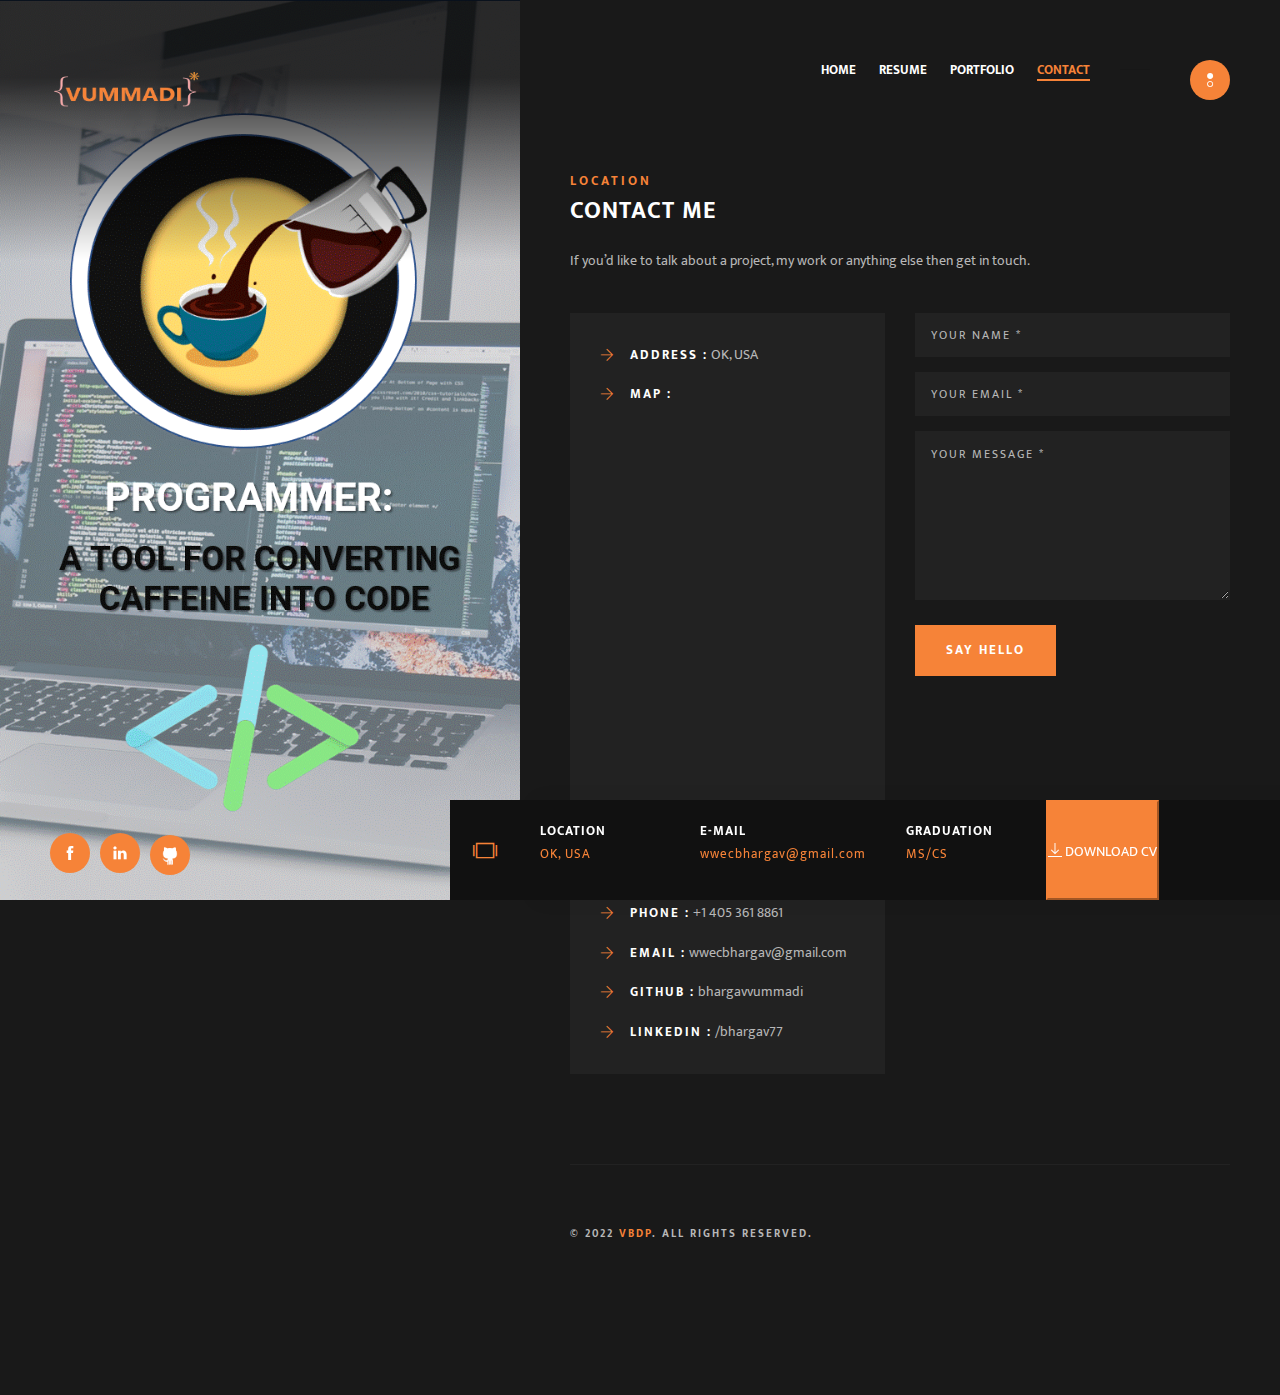
<file: contact.html>
<!DOCTYPE html>
<html lang="en" class="no-js">
  <head>
    <title>VBDP</title>
    <meta charset="utf-8" />
    <meta
      name="viewport"
      content="width=device-width, initial-scale=1, shrink-to-fit=no" />
    <link rel="shortcut icon" href="images/portfolio/icon.png" />
    <link rel="stylesheet" href="assets/css/bootstrap.min.css" />
    <link rel="stylesheet" href="assets/css/themify-icons.css" />
    <link rel="stylesheet" href="assets/css/style.css" />
    <link rel="stylesheet" href="assets/css/style-animations.css" />
    <!-- Global site tag (gtag.js) - Google Analytics -->
    <script
      async
      src="https://www.googletagmanager.com/gtag/js?id=UA-144098545-1"></script>
    <script>
      window.dataLayer = window.dataLayer || [];
      function gtag() {
        dataLayer.push(arguments);
      }
      gtag("js", new Date());

      gtag("config", "UA-144098545-1");
    </script>
  </head>

  <body class="mccan-cv has-mccan-additional-menu-content">
    <header id="mccan-identity">
      <!-- Logo -->
      <div class="logo">
        <a href="index.html" class="mccan-logo-link" rel="home"
          ><img src="images/logo11.png" class="mccan-logo" alt=""
        /></a>
      </div>
    </header>
    <!-- Menu -->
    <div id="mccan-site-menu">
      <nav class="mccan-nav-menu">
        <ul>
          <li class="mccan-menu-item"><a href="index.html">Home</a></li>
          <li class="mccan-menu-item"><a href="resume.html">Resume</a></li>
          <li class="mccan-menu-item">
            <a href="portfolio.html">Portfolio</a>
          </li>
          <!-- <li class="mccan-menu-item"><a href="blog.html">Blog</a></li> -->
          <li class="mccan-menu-item current-mccan-menu-item">
            <a href="contact.html">Contact</a>
          </li>
        </ul>
      </nav>
    </div>
    <div class="mccan-menu-overlay"></div>
    <div class="mccan-site-menu-toggle">
      <a href="contact.html#mccan-site-menu" class="mccan-ti">
        <span class="screen-reader-text">Toggle navigation</span>
      </a>
    </div>
    <!-- Social Media -->
    <div id="mccan-social-profiles">
      <nav class="mccan-social-menu">
        <ul>
          <li class="mccan-menu-item">
            <a
              href="https://www.facebook.com/bhargavnaidu.bhargavnaidu.56"
              target="_blank"
              ><span class="mccan-ti"></span
            ></a>
          </li>
          <li class="mccan-menu-item">
            <a href="https://www.linkedin.com/in/bhargav77/" target="_blank"
              ><span class="mccan-ti"></span
            ></a>
          </li>
          <li class="mccan-menu-item">
            <a href="https://github.com/bhargavvummadi" target="_blank"
              ><img src="images/git_2.png" height="24px" width="20px" alt=""
            /></a>
          </li>
        </ul>
      </nav>
    </div>

    <!-- Media -->
    <div class="mccan-hero-media">
      <div class="owl-carousel" data-expand-duration="800">
        <div class="item owl-lazy" data-src="images/bgg.png"></div>
      </div>
      <span class="overlay"></span>
      <span class="mccan-ti mccan-ti-spin mccan-ti-loading"></span>
    </div>

    <!-- Content -->
    <div class="mccan-content-wrap">
      <div class="mccan mccan-page">
        <h3 class="mccan-title-small">LOCATION</h3>
        <h2 class="mccan-title">Contact Me</h2>
        <div class="mccan-content">
          <p>
            If you’d like to talk about a project, my work or anything else then
            get in touch.
          </p>
          <br />
          <div class="grid-container">
            <div class="grid-column">
              <div class="row">
                <div class="col-md-6">
                  <div class="mccan-list">
                    <ul>
                      <li><strong>Address :</strong> OK, USA</li>
                      <li>
                        <strong>Map :</strong>

                        <a href="">
                          <iframe
                            src="https://www.google.com/maps/embed?pb=!1m18!1m12!1m3!1d3259.974626419705!2d-97.41815548480986!3d35.20710098030757!2m3!1f0!2f0!3f0!3m2!1i1024!2i768!4f13.1!3m3!1m2!1s0x87b242f559c5acc7%3A0x374be6ab25fad6c0!2sCampus%20Lodge!5e0!3m2!1sen!2sus!4v1662685960136!5m2!1sen!2sus"
                            width="600"
                            height="450"
                            frameborder="0"
                            style="border: 0"
                            allowfullscreen=""
                            aria-hidden="false"
                            tabindex="0"
                            >via Google Maps</iframe
                          >
                        </a>
                      </li>
                      <li><strong>Phone :</strong> +1 405 361 8861</li>
                      <li><strong>Email :</strong> wwecbhargav@gmail.com</li>
                      <li><strong>Github :</strong> bhargavvummadi</li>
                      <li><strong>Linkedin :</strong> /bhargav77</li>
                    </ul>
                  </div>
                </div>
                <div class="col-md-6">
                  <form method="POST" action="contact-form.php">
                    <div class="message d-none">
                      <div class="alert notice"></div>
                    </div>
                    <label for="name" class="screen-reader-text"
                      >Your Name</label
                    >
                    <input
                      type="text"
                      name="name"
                      id="name"
                      placeholder="YOUR NAME *"
                      required="" />
                    <label for="email" class="screen-reader-text"
                      >Your Email</label
                    >
                    <input
                      type="email"
                      name="email"
                      id="email"
                      placeholder="YOUR EMAIL *"
                      required="" />
                    <label for="message" class="screen-reader-text"
                      >Your Message</label
                    >
                    <textarea
                      name="message"
                      id="message"
                      cols="30"
                      rows="6"
                      placeholder="YOUR MESSAGE *"
                      required=""></textarea>
                    <input
                      type="submit"
                      class="btn float-btn flat-btn ajax"
                      value="Say Hello" />
                  </form>
                </div>
              </div>
            </div>
          </div>
        </div>
      </div>
      <!-- Copyright -->
      <div class="mccan-copyright">
        <p>&copy; 2022 <a href="index.html">VBDP</a>. All Rights Reserved.</p>
      </div>
    </div>
    <!-- Hidden Menu -->
    <div class="mccan-additional-menu-content">
      <h3 class="mccan-title-small">CS Engineer</h3>
      <h2 class="mccan-title">Bhargav Vummadi</h2>
      <img src="images/mee.jpg" alt="" />
      <p>
        Hi, I am a computer science graduate, stepping my carrier towards IT.
        Being a CS graduate, I have always enjoyed programming and learning
        diverse advancements in the stream.
      </p>
      <a href="#" class="btn float-btn flat-btn ajax">Hire Me</a>
      <div class="divider1"></div>
      <h3 class="mccan-title-small">@bhargav77</h3>
      <h2 class="mccan-title">
        Linked<span style="color: rgba(164, 95, 228, 0.897)">in</span>
      </h2>
      <div class="sb-widget fl-wrap">
        <div class="mccan-insta-thumb">
          <a href="#"><img src="images/ins-1.jpg" alt="" /></a>
          <a href="#"><img src="images/ins-2.jpg" alt="" /></a>
          <a href="#"><img src="images/ins-3.jpg" alt="" /></a>
          <a href="#"><img src="images/ins-4.jpg" alt="" /></a>
          <a href="#"><img src="images/ins-5.jpg" alt="" /></a>
          <a href="#"><img src="images/ins-6.jpg" alt="" /></a>
        </div>
      </div>
    </div>

    <!-- My Info -->
    <div class="mccan-my-info">
      <div class="mccan-box">
        <div class="field field-my-info field-separator">
          <h6>Location</h6>
          <p>OK, USA</p>
        </div>
        <div class="field field-my-info field-separator">
          <h6>E-Mail</h6>
          <p>wwecbhargav@gmail.com</p>
        </div>
        <div class="field field-my-info field-separator">
          <h6>Graduation</h6>
          <p>MS/CS</p>
        </div>
        <div class="clear"></div>
        <a href="bhargav.pdf" class="rm" download="resume.pdf">
          <button type="submit" class="button-color">
            <span class="ti-download"></span> DOWNLOAD CV
          </button>
        </a>
      </div>
    </div>
    <!-- Js -->
    <script src="assets/js/jquery-3.3.1.min.js"></script>
    <script src="assets/js/modernizr-custom.js"></script>
    <script src="assets/js/owl-carousel.min.js"></script>
    <script src="assets/js/functions.js"></script>
  </body>
</html>
</file>
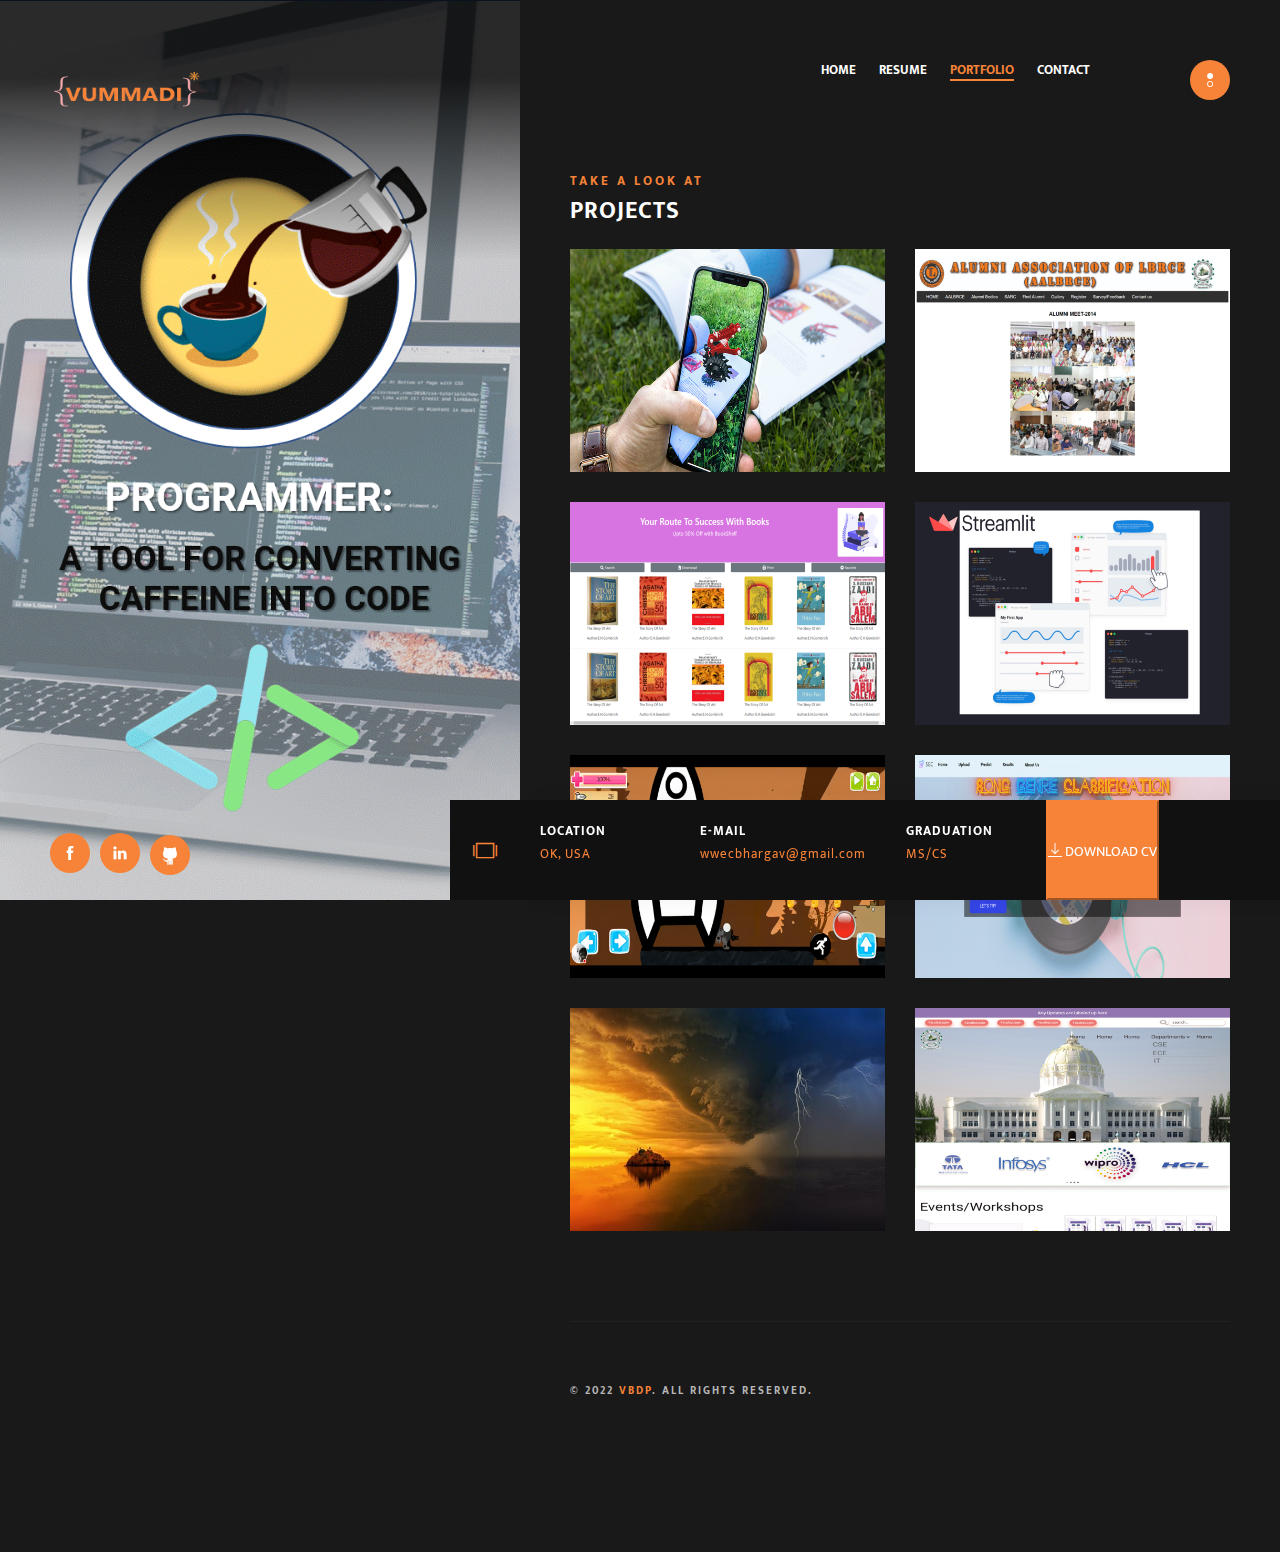
<file: portfolio.html>
<!DOCTYPE html>
<html lang="en" class="no-js">
  <head>
    <title>VBDP</title>
    <meta charset="utf-8" />
    <meta
      name="viewport"
      content="width=device-width, initial-scale=1, shrink-to-fit=no" />
    <link rel="shortcut icon" href="images/portfolio/icon.png" />
    <link rel="stylesheet" href="assets/css/bootstrap.min.css" />
    <link rel="stylesheet" href="assets/css/et-lineicons.css" />
    <link rel="stylesheet" href="assets/css/themify-icons.css" />
    <link rel="stylesheet" href="assets/css/style.css" />
    <link rel="stylesheet" href="assets/css/style-animations.css" />
    <!-- Global site tag (gtag.js) - Google Analytics -->
    <script
      async
      src="https://www.googletagmanager.com/gtag/js?id=UA-144098545-1"></script>
    <script>
      window.dataLayer = window.dataLayer || [];
      function gtag() {
        dataLayer.push(arguments);
      }
      gtag("js", new Date());

      gtag("config", "UA-144098545-1");
    </script>
  </head>

  <body class="mccan-cv has-mccan-additional-menu-content">
    <header id="mccan-identity">
      <!-- Logo -->
      <div class="logo">
        <a href="index.html" class="mccan-logo-link" rel="home"
          ><img src="images/logo11.png" class="mccan-logo" alt="" />
        </a>
      </div>
    </header>
    <!-- Menu -->
    <div id="mccan-site-menu">
      <nav class="mccan-nav-menu">
        <ul>
          <li class="mccan-menu-item"><a href="index.html">Home</a></li>
          <li class="mccan-menu-item"><a href="resume.html">Resume</a></li>
          <li class="mccan-menu-item current-mccan-menu-item">
            <a href="portfolio.html">Portfolio</a>
          </li>
          <!-- <li class="mccan-menu-item"><a href="blog.html">Blog</a></li> -->
          <li class="mccan-menu-item"><a href="contact.html">Contact</a></li>
        </ul>
      </nav>
    </div>
    <div class="mccan-menu-overlay"></div>
    <div class="mccan-site-menu-toggle">
      <a href="about.html#mccan-site-menu" class="mccan-ti">
        <span class="screen-reader-text">Toggle navigation</span>
      </a>
    </div>
    <!-- Social Media -->
    <div id="mccan-social-profiles">
      <nav class="mccan-social-menu">
        <ul>
          <li class="mccan-menu-item">
            <a
              href="https://www.facebook.com/bhargavnaidu.bhargavnaidu.56"
              target="_blank"
              ><span class="mccan-ti"></span
            ></a>
          </li>
          <li class="mccan-menu-item">
            <a href="https://www.linkedin.com/in/bhargav77/" target="_blank"
              ><span class="mccan-ti"></span
            ></a>
          </li>
          <li class="mccan-menu-item">
            <a href="https://github.com/bhargavvummadi" target="_blank"
              ><img src="images/git_2.png" height="24px" width="20px" alt=""
            /></a>
          </li>
        </ul>
      </nav>
    </div>
    <!-- Media -->
    <div class="mccan-hero-media">
      <div class="owl-carousel" data-expand-duration="800">
        <div class="item owl-lazy" data-src="images/bgg.png"></div>
      </div>
      <span class="overlay"></span>
      <span class="mccan-ti mccan-ti-spin mccan-ti-loading"></span>
    </div>
    <!-- Content -->
    <div class="mccan-content-wrap clearfix">
      <div class="mccan mccan-page">
        <h3 class="mccan-title-small">Take A Look At</h3>
        <h2 class="mccan-title">Projects</h2>
        <div class="mccan-content">
          <div class="grid-container">
            <div class="grid-column">
              <div class="row">
                <div class="col-md-6">
                  <a href="projects1.html" class="desc">
                    <div class="project">
                      <img
                        src="images/portfolio/ar.jpg"
                        class="img-fluid"
                        alt="" />
                      <div class="desc">
                        <div class="con">
                          <h3>Project 01</h3>
                          <span>AR Book, Android App</span>
                        </div>
                      </div>
                    </div>
                  </a>
                </div>
                <div class="col-md-6">
                  <a href="projects2.html" class="desc">
                    <div class="project">
                      <img
                        src="images/portfolio/alumni1.png"
                        class="img-fluid"
                        alt="" />
                      <div class="desc">
                        <div class="con">
                          <h3>Project 02</h3>
                          <span>LBRCE AALUMNI, WebSite</span>
                        </div>
                      </div>
                    </div>
                  </a>
                </div>
                <div class="col-md-6">
                  <a href="projects3.html" class="desc">
                    <div class="project">
                      <img
                        src="images/portfolio/book-store.png"
                        class="img-fluid"
                        alt="" />
                      <div class="desc">
                        <div class="con">
                          <h3>Project 03</h3>
                          <span>Book Store, Bootstrap Page</span>
                        </div>
                      </div>
                    </div>
                  </a>
                </div>
                <div class="col-md-6">
                  <a href="projects4.html" class="desc">
                    <div class="project">
                      <img
                        src="images/portfolio/stream.png"
                        class="img-fluid"
                        alt="" />
                      <div class="desc">
                        <div class="con">
                          <h3>Project 04</h3>
                          <span>Streamlit, DataScience WebApp</span>
                        </div>
                      </div>
                    </div>
                  </a>
                </div>
                <div class="col-md-6">
                  <a href="projects5.html" class="desc">
                    <div class="project">
                      <img
                        src="images/portfolio/bot1.png"
                        class="img-fluid"
                        alt="" />
                      <div class="desc">
                        <div class="con">
                          <h3>Project 05</h3>
                          <span>Lone Bot, 2D Game</span>
                        </div>
                      </div>
                    </div>
                  </a>
                </div>
                <div class="col-md-6">
                  <a href="projects6.html" class="desc">
                    <div class="project">
                      <img
                        src="images/portfolio/mgc1.png"
                        class="img-fluid"
                        alt="" />
                      <div class="desc">
                        <div class="con">
                          <h3>Project 06</h3>
                          <span>Song Genre Classification, Deep Learning</span>
                        </div>
                      </div>
                    </div>
                  </a>
                </div>
                <div class="col-md-6">
                  <a href="projects7.html" class="desc">
                    <div class="project">
                      <img
                        src="images/portfolio/react1.jpg"
                        class="img-fluid"
                        alt="" />
                      <div class="desc">
                        <div class="con">
                          <h3>Project 07</h3>
                          <span>Weather App, ReactJS</span>
                        </div>
                      </div>
                    </div>
                  </a>
                </div>
                <div class="col-md-6">
                  <a href="projects8.html" class="desc">
                    <div class="project">
                      <img
                        src="images/portfolio/ui.png"
                        class="img-fluid"
                        alt="" />
                      <div class="desc">
                        <div class="con">
                          <h3>Project 08</h3>
                          <span>LBCE HomePage, UI</span>
                        </div>
                      </div>
                    </div>
                  </a>
                </div>
              </div>
            </div>
          </div>
        </div>
      </div>
      <!-- Copyright -->
      <div class="mccan-copyright">
        <p>&copy; 2022 <a href="index.html">VBDP</a>. All Rights Reserved.</p>
      </div>
    </div>
    <!-- Hidden Menu -->
    <div class="mccan-additional-menu-content">
      <h3 class="mccan-title-small">CS Engineer</h3>
      <h2 class="mccan-title">Bhargav Vummadi</h2>
      <img src="images/mee.jpg" alt="" />
      <p>
        Hi, I am a computer science graduate, stepping my carrier towards IT.
        Being a CS graduate, I have always enjoyed programming and learning
        diverse advancements in the stream.
      </p>
      <a href="contact.html" class="btn float-btn flat-btn ajax">Hire Me</a>
      <div class="divider1"></div>
      <h3 class="mccan-title-small">@bhargav77</h3>
      <h2 class="mccan-title">
        Linked<span style="color: rgba(164, 95, 228, 0.897)">in</span>
      </h2>
      <div class="sb-widget fl-wrap">
        <div class="mccan-insta-thumb">
          <a href="#"><img src="images/ins-1.jpg" alt="" /></a>
          <a href="#"><img src="images/ins-2.jpg" alt="" /></a>
          <a href="#"><img src="images/ins-3.jpg" alt="" /></a>
          <a href="#"><img src="images/ins-4.jpg" alt="" /></a>
          <a href="#"><img src="images/ins-5.jpg" alt="" /></a>
          <a href="#"><img src="images/ins-6.jpg" alt="" /></a>
        </div>
      </div>
    </div>
    <!-- My Info -->
    <div class="mccan-my-info">
      <div class="mccan-box">
        <div class="field field-my-info field-separator">
          <h6>Location</h6>
          <p>OK, USA</p>
        </div>
        <div class="field field-my-info field-separator">
          <h6>E-Mail</h6>
          <p>wwecbhargav@gmail.com</p>
        </div>
        <div class="field field-my-info field-separator">
          <h6>Graduation</h6>
          <p>MS/CS</p>
        </div>
        <div class="clear"></div>
        <a href="bhargav.pdf" class="rm" download="resume.pdf">
          <button type="submit" class="button-color">
            <span class="ti-download"></span> DOWNLOAD CV
          </button>
        </a>
      </div>
    </div>
    <!-- Js -->
    <script src="assets/js/jquery-3.3.1.min.js"></script>
    <script src="assets/js/modernizr-custom.js"></script>
    <script src="assets/js/owl-carousel.min.js"></script>
    <script src="assets/js/functions.js"></script>
  </body>
</html>
</file>
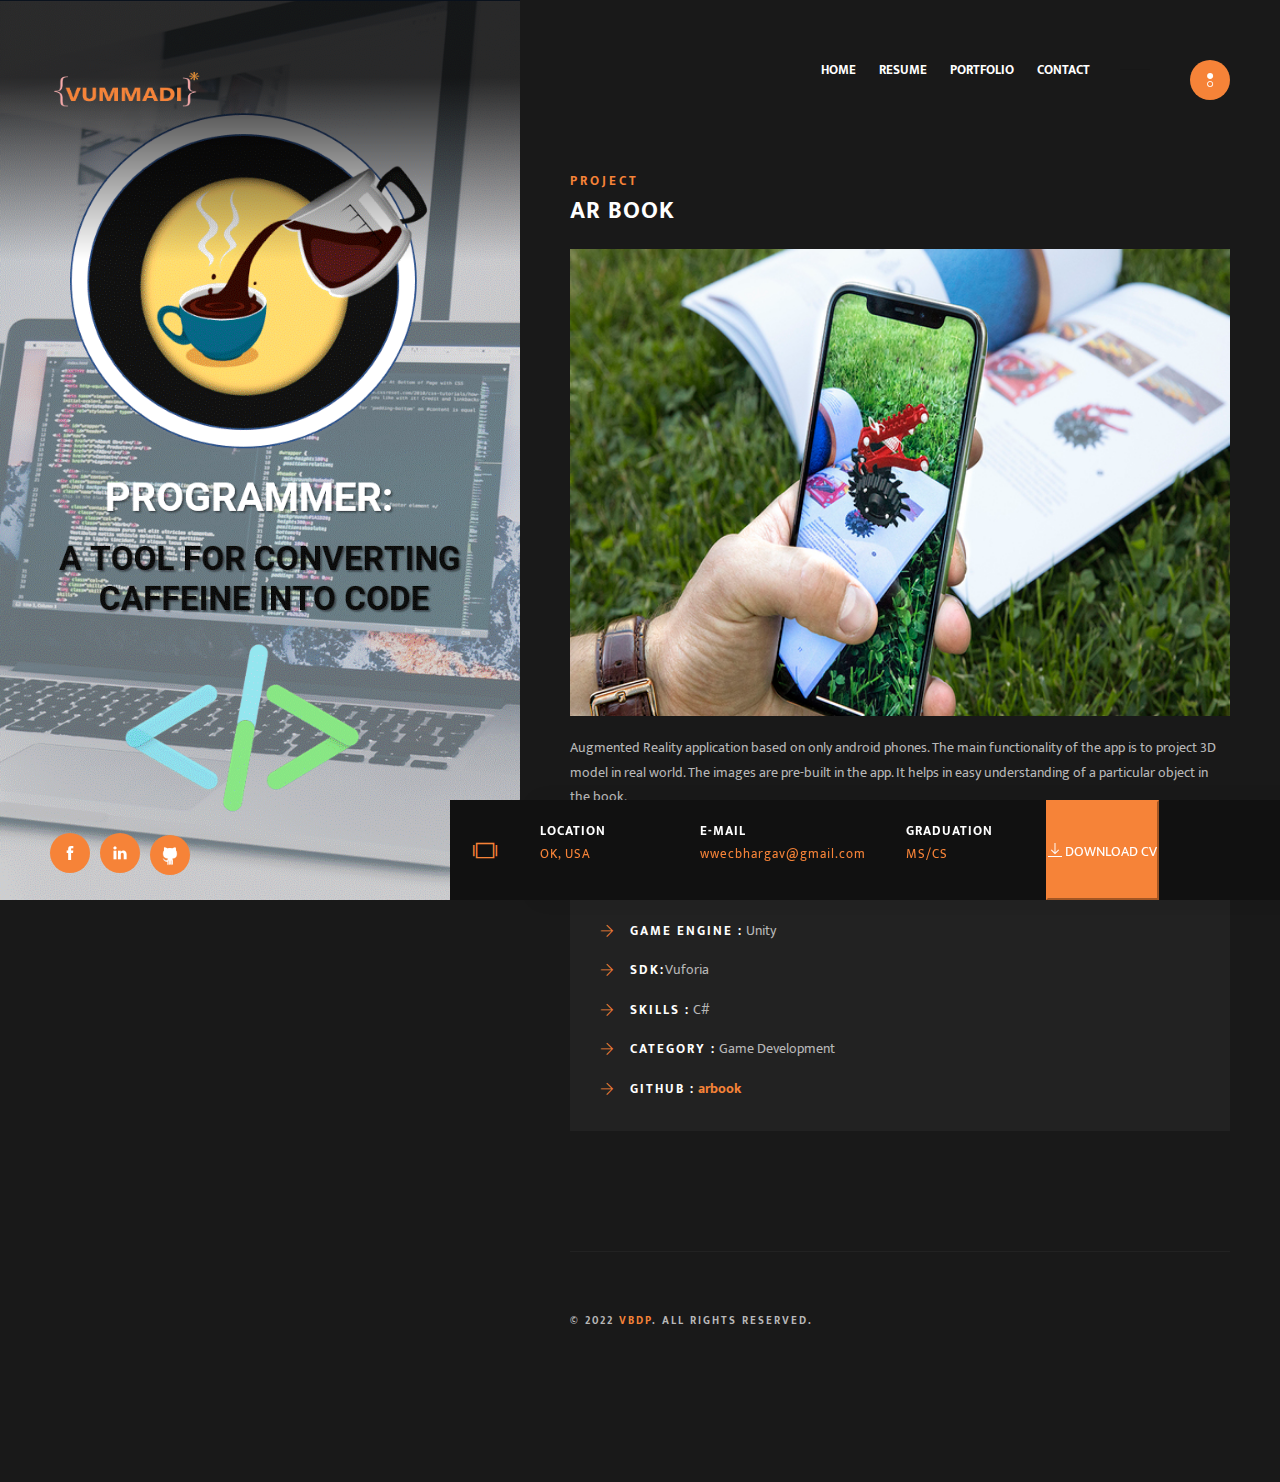
<file: projects1.html>
<!DOCTYPE html>
<html lang="en" class="no-js">
  <head>
    <title>VBDP</title>
    <meta charset="utf-8" />
    <meta
      name="viewport"
      content="width=device-width, initial-scale=1, shrink-to-fit=no" />
    <link rel="shortcut icon" href="images/portfolio/icon.png" />
    <link rel="stylesheet" href="assets/css/bootstrap.min.css" />
    <link rel="stylesheet" href="assets/css/themify-icons.css" />
    <link rel="stylesheet" href="assets/css/style.css" />
    <link rel="stylesheet" href="assets/css/style-animations.css" />
    <!-- Global site tag (gtag.js) - Google Analytics -->
    <script
      async
      src="https://www.googletagmanager.com/gtag/js?id=UA-144098545-1"></script>
    <script>
      window.dataLayer = window.dataLayer || [];
      function gtag() {
        dataLayer.push(arguments);
      }
      gtag("js", new Date());

      gtag("config", "UA-144098545-1");
    </script>
  </head>

  <body class="mccan-cv has-mccan-additional-menu-content">
    <header id="mccan-identity">
      <!-- Logo -->
      <div class="logo">
        <a href="index.html" class="mccan-logo-link" rel="home"
          ><img src="images/logo11.png" class="mccan-logo" alt=""
        /></a>
      </div>
    </header>
    <!-- Menu -->
    <div id="mccan-site-menu">
      <nav class="mccan-nav-menu">
        <ul>
          <li class="mccan-menu-item"><a href="index.html">Home</a></li>
          <li class="mccan-menu-item"><a href="resume.html">Resume</a></li>
          <li class="mccan-menu-item">
            <a href="portfolio.html">Portfolio</a>
          </li>
          <!-- <li class="mccan-menu-item"><a href="blog.html">Blog</a></li> -->
          <li class="mccan-menu-item"><a href="contact.html">Contact</a></li>
        </ul>
      </nav>
    </div>
    <div class="mccan-menu-overlay"></div>
    <div class="mccan-site-menu-toggle">
      <a href="blog.html#mccan-site-menu" class="mccan-ti">
        <span class="screen-reader-text">Toggle navigation</span>
      </a>
    </div>
    <!-- Social Media -->
    <div id="mccan-social-profiles">
      <nav class="mccan-social-menu">
        <ul>
          <li class="mccan-menu-item">
            <a
              href="https://www.facebook.com/bhargavnaidu.bhargavnaidu.56"
              target="_blank"
              ><span class="mccan-ti"></span
            ></a>
          </li>
          <li class="mccan-menu-item">
            <a href="https://www.linkedin.com/in/bhargav77/" target="_blank"
              ><span class="mccan-ti"></span
            ></a>
          </li>
          <li class="mccan-menu-item">
            <a href="https://github.com/bhargavvummadi" target="_blank"
              ><img src="images/git_2.png" height="24px" width="20px" alt=""
            /></a>
          </li>
        </ul>
      </nav>
    </div>
    <!-- Media -->
    <div class="mccan-hero-media">
      <div class="owl-carousel" data-expand-duration="800">
        <div class="item owl-lazy" data-src="images/bgg.png"></div>
      </div>
      <span class="overlay"></span>
      <span class="mccan-ti mccan-ti-spin mccan-ti-loading"></span>
    </div>
    <!-- Content -->
    <div class="mccan-content-wrap">
      <div class="mccan mccan-page">
        <h3 class="mccan-title-small">Project</h3>
        <h2 class="mccan-title">AR Book</h2>
        <div class="mccan-content">
          <div class="grid-container">
            <div class="grid-column">
              <div class="mccan-blog-listing">
                <div class="mccan-post">
                  <div class="mccan-media">
                    <a href="#">
                      <img src="images/portfolio/ar.jpg" alt="" />
                    </a>
                  </div>
                  <header class="mccan-header">
                    <div class="excerpt">
                      <p>
                        Augmented Reality application based on only android
                        phones. The main functionality of the app is to project
                        3D model in real world. The images are pre-built in the
                        app. It helps in easy understanding of a particular
                        object in the book.
                      </p>
                      <br />
                      <div class="mccan-list">
                        <ul>
                          <li><strong>Project Name :</strong>AR Book</li>
                          <li><strong>Game Engine :</strong> Unity</li>
                          <li><strong>SDK:</strong>Vuforia</li>
                          <li><strong>Skills :</strong> C#</li>
                          <li><strong>Category :</strong> Game Development</li>
                          <li>
                            <strong>GitHub :</strong>
                            <a
                              href="https://github.com/bhargavvummadi/Augmented-Reality"
                              target="_blank"
                              >arbook</a
                            >
                          </li>
                        </ul>
                      </div>
                    </div>
                  </header>
                </div>
              </div>
            </div>
          </div>
        </div>
      </div>
      <!-- Copyright -->
      <div class="mccan-copyright">
        <p>&copy; 2022 <a href="index.html">VBDP</a>. All Rights Reserved.</p>
      </div>
    </div>
    <!-- Hidden Menu -->
    <div class="mccan-additional-menu-content">
      <h3 class="mccan-title-small">CS Engineer</h3>
      <h2 class="mccan-title">Bhargav Vummadi</h2>
      <img src="images/mee.jpg" alt="" />
      <p>
        Hi, I am a computer science graduate, stepping my carrier towards IT.
        Being a CS graduate, I have always enjoyed programming and learning
        diverse advancements in the stream.
      </p>
      <a href="contact.html" class="btn float-btn flat-btn ajax">Hire Me</a>
      <div class="divider1"></div>
      <h3 class="mccan-title-small">@bhargav77</h3>
      <h2 class="mccan-title">
        Linked<span style="color: rgba(164, 95, 228, 0.897)">in</span>
      </h2>
      <div class="sb-widget fl-wrap">
        <div class="mccan-insta-thumb">
          <a href="#"><img src="images/ins-1.jpg" alt="" /></a>
          <a href="#"><img src="images/ins-2.jpg" alt="" /></a>
          <a href="#"><img src="images/ins-3.jpg" alt="" /></a>
          <a href="#"><img src="images/ins-4.jpg" alt="" /></a>
          <a href="#"><img src="images/ins-5.jpg" alt="" /></a>
          <a href="#"><img src="images/ins-6.jpg" alt="" /></a>
        </div>
      </div>
    </div>
    <!-- My Info -->
    <div class="mccan-my-info">
      <div class="mccan-box">
        <div class="field field-my-info field-separator">
          <h6>Location</h6>
          <p>OK, USA</p>
        </div>
        <div class="field field-my-info field-separator">
          <h6>E-Mail</h6>
          <p>wwecbhargav@gmail.com</p>
        </div>
        <div class="field field-my-info field-separator">
          <h6>Graduation</h6>
          <p>MS/CS</p>
        </div>
        <div class="clear"></div>
        <a href="bhargav.pdf" class="rm" download="resume.pdf">
          <button type="submit" class="button-color">
            <span class="ti-download"></span> DOWNLOAD CV
          </button>
        </a>
      </div>
    </div>
    <!-- Js -->
    <script src="assets/js/jquery-3.3.1.min.js"></script>
    <script src="assets/js/modernizr-custom.js"></script>
    <script src="assets/js/owl-carousel.min.js"></script>
    <script src="assets/js/functions.js"></script>
  </body>
</html>
</file>
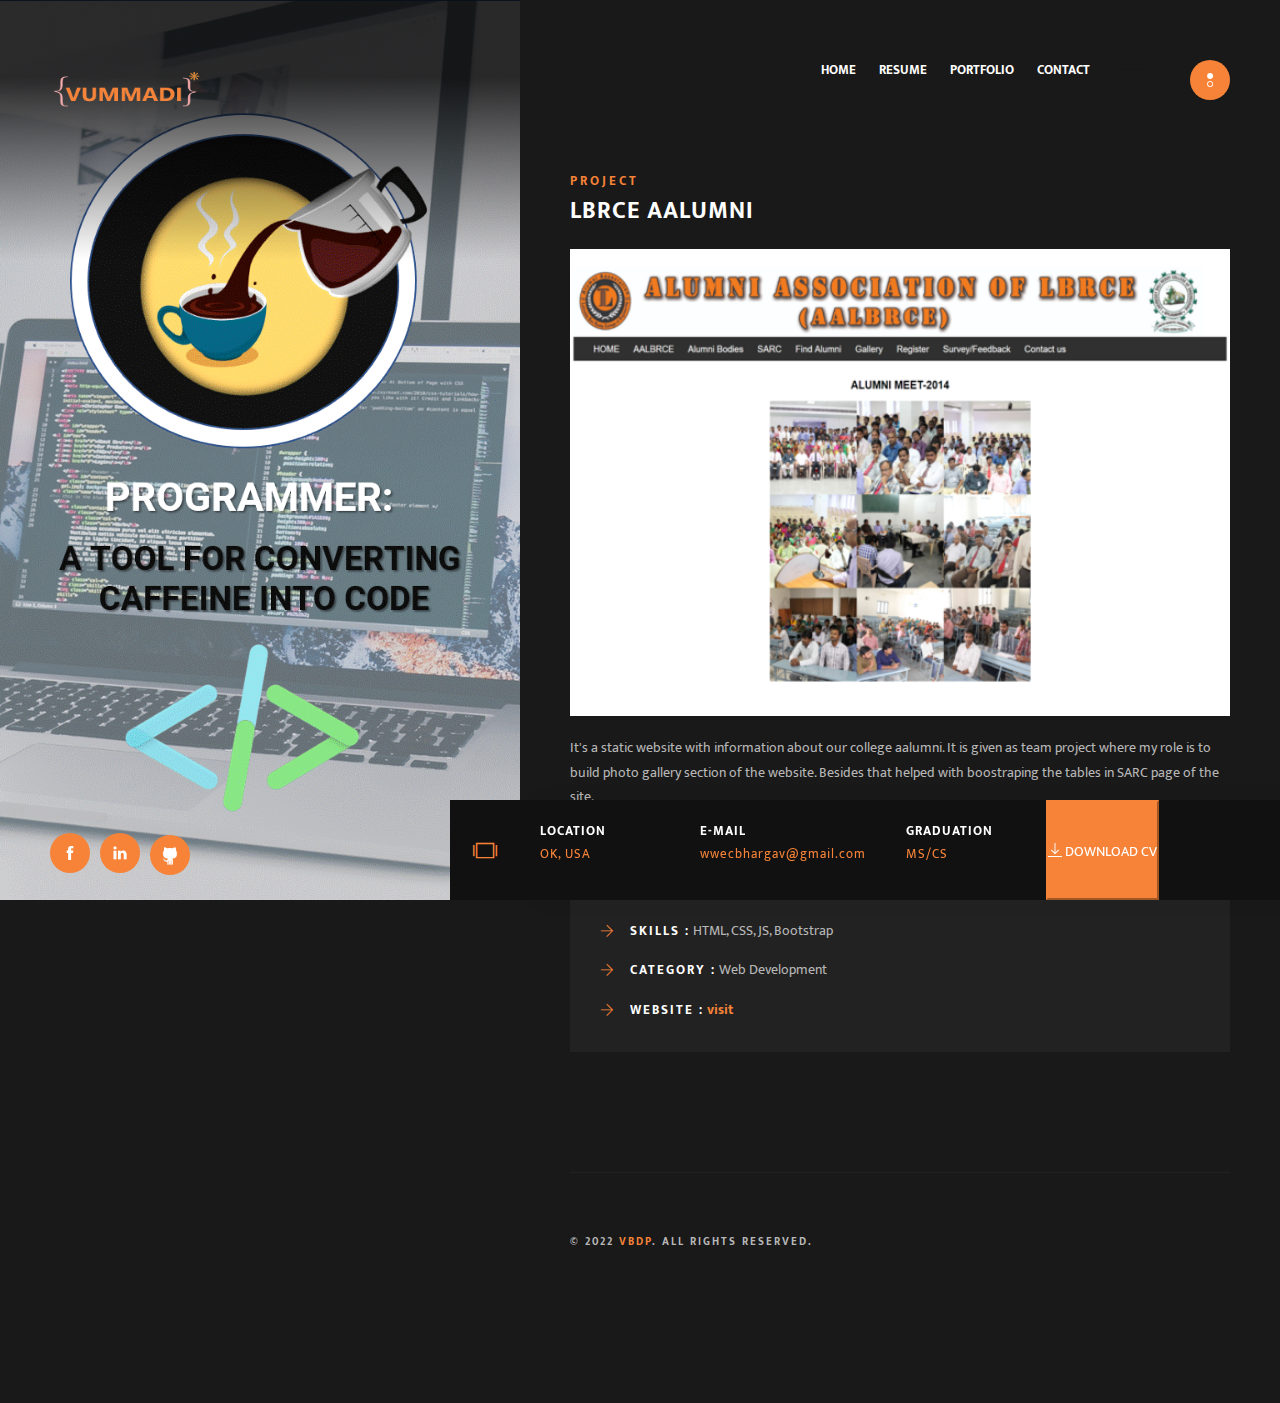
<file: projects2.html>
<!DOCTYPE html>
<html lang="en" class="no-js">
  <head>
    <title>VBDP</title>
    <meta charset="utf-8" />
    <meta
      name="viewport"
      content="width=device-width, initial-scale=1, shrink-to-fit=no" />
    <link rel="shortcut icon" href="images/portfolio/icon.png" />
    <link rel="stylesheet" href="assets/css/bootstrap.min.css" />
    <link rel="stylesheet" href="assets/css/themify-icons.css" />
    <link rel="stylesheet" href="assets/css/style.css" />
    <link rel="stylesheet" href="assets/css/style-animations.css" />
    <!-- Global site tag (gtag.js) - Google Analytics -->
    <script
      async
      src="https://www.googletagmanager.com/gtag/js?id=UA-144098545-1"></script>
    <script>
      window.dataLayer = window.dataLayer || [];
      function gtag() {
        dataLayer.push(arguments);
      }
      gtag("js", new Date());

      gtag("config", "UA-144098545-1");
    </script>
  </head>

  <body class="mccan-cv has-mccan-additional-menu-content">
    <header id="mccan-identity">
      <!-- Logo -->
      <div class="logo">
        <a href="index.html" class="mccan-logo-link" rel="home"
          ><img src="images/logo11.png" class="mccan-logo" alt=""
        /></a>
      </div>
    </header>
    <!-- Menu -->
    <div id="mccan-site-menu">
      <nav class="mccan-nav-menu">
        <ul>
          <li class="mccan-menu-item"><a href="index.html">Home</a></li>
          <li class="mccan-menu-item"><a href="resume.html">Resume</a></li>
          <li class="mccan-menu-item">
            <a href="portfolio.html">Portfolio</a>
          </li>
          <!-- <li class="mccan-menu-item"><a href="blog.html">Blog</a></li> -->
          <li class="mccan-menu-item"><a href="contact.html">Contact</a></li>
        </ul>
      </nav>
    </div>
    <div class="mccan-menu-overlay"></div>
    <div class="mccan-site-menu-toggle">
      <a href="blog.html#mccan-site-menu" class="mccan-ti">
        <span class="screen-reader-text">Toggle navigation</span>
      </a>
    </div>
    <!-- Social Media -->
    <div id="mccan-social-profiles">
      <nav class="mccan-social-menu">
        <ul>
          <li class="mccan-menu-item">
            <a
              href="https://www.facebook.com/bhargavnaidu.bhargavnaidu.56"
              target="_blank"
              ><span class="mccan-ti"></span
            ></a>
          </li>
          <li class="mccan-menu-item">
            <a href="https://www.linkedin.com/in/bhargav77/" target="_blank"
              ><span class="mccan-ti"></span
            ></a>
          </li>
          <li class="mccan-menu-item">
            <a href="https://github.com/bhargavvummadi" target="_blank"
              ><img src="images/git_2.png" height="24px" width="20px" alt=""
            /></a>
          </li>
        </ul>
      </nav>
    </div>
    <!-- Media -->
    <div class="mccan-hero-media">
      <div class="owl-carousel" data-expand-duration="800">
        <div class="item owl-lazy" data-src="images/bgg.png"></div>
      </div>
      <span class="overlay"></span>
      <span class="mccan-ti mccan-ti-spin mccan-ti-loading"></span>
    </div>
    <!-- Content -->
    <div class="mccan-content-wrap">
      <div class="mccan mccan-page">
        <h3 class="mccan-title-small">Project</h3>
        <h2 class="mccan-title">LBRCE AALUMNI</h2>
        <div class="mccan-content">
          <div class="grid-container">
            <div class="grid-column">
              <div class="mccan-blog-listing">
                <div class="mccan-post">
                  <div class="mccan-media">
                    <a href="#">
                      <img src="images/portfolio/alumni1.png" alt="" />
                    </a>
                  </div>
                  <header class="mccan-header">
                    <div class="excerpt">
                      <p>
                        It's a static website with information about our college
                        aalumni. It is given as team project where my role is to
                        build photo gallery section of the website. Besides that
                        helped with boostraping the tables in SARC page of the
                        site.
                      </p>
                      <br />
                      <div class="mccan-list">
                        <ul>
                          <li><strong>Project Name :</strong>LBRCE AALUMNI</li>
                          <li>
                            <strong>Skills :</strong> HTML, CSS, JS, Bootstrap
                          </li>
                          <li><strong>Category :</strong> Web Development</li>
                          <li>
                            <strong>Website :</strong>
                            <a
                              href="http://103.90.158.66:8081/alumni/index.jsp"
                              target="_blank"
                              >visit</a
                            >
                          </li>
                        </ul>
                      </div>
                    </div>
                  </header>
                </div>
              </div>
            </div>
          </div>
        </div>
      </div>
      <!-- Copyright -->
      <div class="mccan-copyright">
        <p>&copy; 2022 <a href="index.html">VBDP</a>. All Rights Reserved.</p>
      </div>
    </div>
    <!-- Hidden Menu -->
    <div class="mccan-additional-menu-content">
      <h3 class="mccan-title-small">CS Engineer</h3>
      <h2 class="mccan-title">Bhargav Vummadi</h2>
      <img src="images/mee.jpg" alt="" />
      <p>
        Hi, I am a computer science graduate, stepping my carrier towards IT.
        Being a CS graduate, I have always enjoyed programming and learning
        diverse advancements in the stream.
      </p>
      <a href="contact.html" class="btn float-btn flat-btn ajax">Hire Me</a>
      <div class="divider1"></div>
      <h3 class="mccan-title-small">@bhargav77</h3>
      <h2 class="mccan-title">
        Linked<span style="color: rgba(164, 95, 228, 0.897)">in</span>
      </h2>
      <div class="sb-widget fl-wrap">
        <div class="mccan-insta-thumb">
          <a href="#"><img src="images/ins-1.jpg" alt="" /></a>
          <a href="#"><img src="images/ins-2.jpg" alt="" /></a>
          <a href="#"><img src="images/ins-3.jpg" alt="" /></a>
          <a href="#"><img src="images/ins-4.jpg" alt="" /></a>
          <a href="#"><img src="images/ins-5.jpg" alt="" /></a>
          <a href="#"><img src="images/ins-6.jpg" alt="" /></a>
        </div>
      </div>
    </div>
    <!-- My Info -->
    <div class="mccan-my-info">
      <div class="mccan-box">
        <div class="field field-my-info field-separator">
          <h6>Location</h6>
          <p>OK, USA</p>
        </div>
        <div class="field field-my-info field-separator">
          <h6>E-Mail</h6>
          <p>wwecbhargav@gmail.com</p>
        </div>
        <div class="field field-my-info field-separator">
          <h6>Graduation</h6>
          <p>MS/CS</p>
        </div>
        <div class="clear"></div>
        <a href="bhargav.pdf" class="rm" download="resume.pdf">
          <button type="submit" class="button-color">
            <span class="ti-download"></span> DOWNLOAD CV
          </button>
        </a>
      </div>
    </div>
    <!-- Js -->
    <script src="assets/js/jquery-3.3.1.min.js"></script>
    <script src="assets/js/modernizr-custom.js"></script>
    <script src="assets/js/owl-carousel.min.js"></script>
    <script src="assets/js/functions.js"></script>
  </body>
</html>
</file>
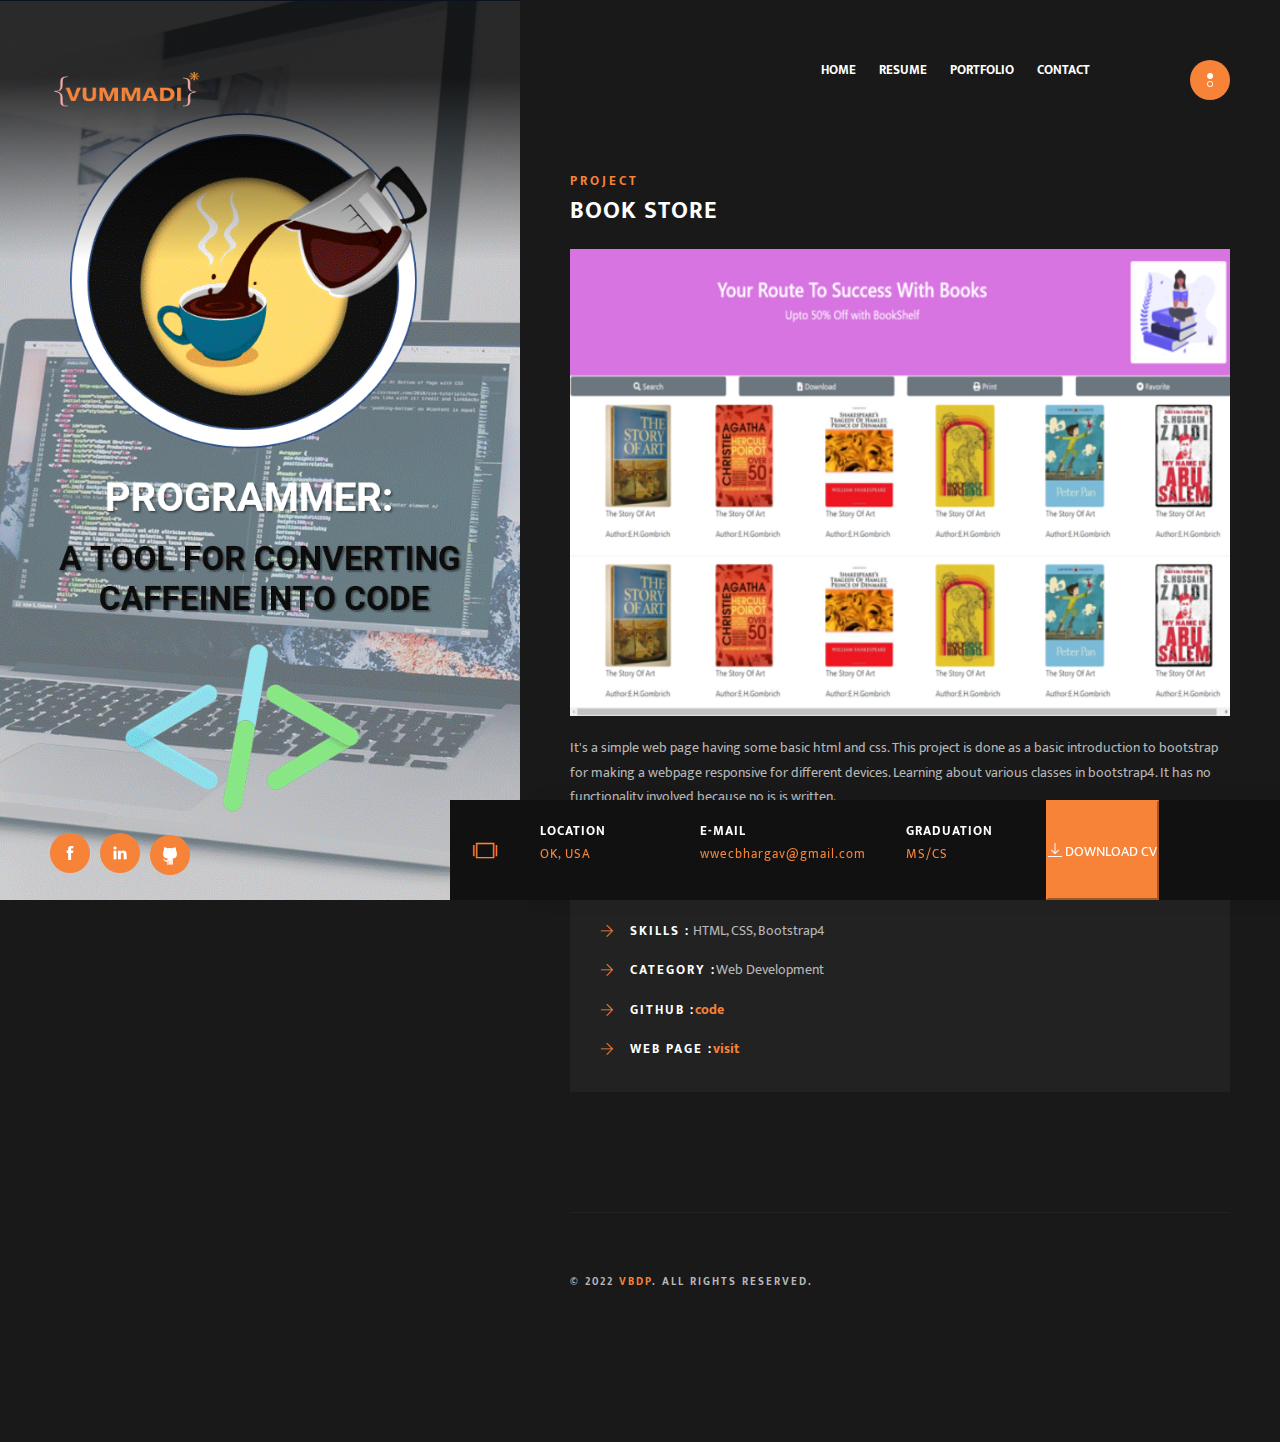
<file: projects3.html>
<!DOCTYPE html>
<html lang="en" class="no-js">
  <head>
    <title>VBDP</title>
    <meta charset="utf-8" />
    <meta
      name="viewport"
      content="width=device-width, initial-scale=1, shrink-to-fit=no" />
    <link rel="shortcut icon" href="images/portfolio/icon.png" />
    <link rel="stylesheet" href="assets/css/bootstrap.min.css" />
    <link rel="stylesheet" href="assets/css/themify-icons.css" />
    <link rel="stylesheet" href="assets/css/style.css" />
    <link rel="stylesheet" href="assets/css/style-animations.css" />
    <!-- Global site tag (gtag.js) - Google Analytics -->
    <script
      async
      src="https://www.googletagmanager.com/gtag/js?id=UA-144098545-1"></script>
    <script>
      window.dataLayer = window.dataLayer || [];
      function gtag() {
        dataLayer.push(arguments);
      }
      gtag("js", new Date());

      gtag("config", "UA-144098545-1");
    </script>
  </head>

  <body class="mccan-cv has-mccan-additional-menu-content">
    <header id="mccan-identity">
      <!-- Logo -->
      <div class="logo">
        <a href="index.html" class="mccan-logo-link" rel="home"
          ><img src="images/logo11.png" class="mccan-logo" alt=""
        /></a>
      </div>
    </header>
    <!-- Menu -->
    <div id="mccan-site-menu">
      <nav class="mccan-nav-menu">
        <ul>
          <li class="mccan-menu-item"><a href="index.html">Home</a></li>
          <li class="mccan-menu-item"><a href="resume.html">Resume</a></li>
          <li class="mccan-menu-item">
            <a href="portfolio.html">Portfolio</a>
          </li>
          <!-- <li class="mccan-menu-item"><a href="blog.html">Blog</a></li> -->
          <li class="mccan-menu-item"><a href="contact.html">Contact</a></li>
        </ul>
      </nav>
    </div>
    <div class="mccan-menu-overlay"></div>
    <div class="mccan-site-menu-toggle">
      <a href="blog.html#mccan-site-menu" class="mccan-ti">
        <span class="screen-reader-text">Toggle navigation</span>
      </a>
    </div>
    <!-- Social Media -->
    <div id="mccan-social-profiles">
      <nav class="mccan-social-menu">
        <ul>
          <li class="mccan-menu-item">
            <a
              href="https://www.facebook.com/bhargavnaidu.bhargavnaidu.56"
              target="_blank"
              ><span class="mccan-ti"></span
            ></a>
          </li>
          <li class="mccan-menu-item">
            <a href="https://www.linkedin.com/in/bhargav77/" target="_blank"
              ><span class="mccan-ti"></span
            ></a>
          </li>
          <li class="mccan-menu-item">
            <a href="https://github.com/bhargavvummadi" target="_blank"
              ><img src="images/git_2.png" height="24px" width="20px" alt=""
            /></a>
          </li>
        </ul>
      </nav>
    </div>
    <!-- Media -->
    <div class="mccan-hero-media">
      <div class="owl-carousel" data-expand-duration="800">
        <div class="item owl-lazy" data-src="images/bgg.png"></div>
      </div>
      <span class="overlay"></span>
      <span class="mccan-ti mccan-ti-spin mccan-ti-loading"></span>
    </div>
    <!-- Content -->
    <div class="mccan-content-wrap">
      <div class="mccan mccan-page">
        <h3 class="mccan-title-small">Project</h3>
        <h2 class="mccan-title">Book Store</h2>
        <div class="mccan-content">
          <div class="grid-container">
            <div class="grid-column">
              <div class="mccan-blog-listing">
                <div class="mccan-post">
                  <div class="mccan-media">
                    <a href="#">
                      <img src="images/portfolio/book-store.png" alt="" />
                    </a>
                  </div>
                  <header class="mccan-header">
                    <div class="excerpt">
                      <p>
                        It's a simple web page having some basic html and css.
                        This project is done as a basic introduction to
                        bootstrap for making a webpage responsive for different
                        devices. Learning about various classes in bootstrap4.
                        It has no functionality involved because no js is
                        written.
                      </p>
                      <br />
                      <div class="mccan-list">
                        <ul>
                          <li><strong>Project Name :</strong> Book Store</li>
                          <li>
                            <strong>Skills :</strong> HTML, CSS, Bootstrap4
                          </li>
                          <li><strong>Category :</strong>Web Development</li>
                          <li>
                            <strong>GitHub :</strong
                            ><a
                              href="https://github.com/bhargavvummadi/Bootstrap-BookStore"
                              target="_blank"
                              >code</a
                            >
                          </li>
                          <li>
                            <strong>Web Page :</strong
                            ><a
                              href="https://lusr77.github.io/Bootstrap-BookStore/"
                              target="_blank"
                              >visit</a
                            >
                          </li>
                        </ul>
                      </div>
                    </div>
                  </header>
                </div>
              </div>
            </div>
          </div>
        </div>
      </div>
      <!-- Copyright -->
      <div class="mccan-copyright">
        <p>&copy; 2022 <a href="index.html">VBDP</a>. All Rights Reserved.</p>
      </div>
    </div>
    <!-- Hidden Menu -->
    <div class="mccan-additional-menu-content">
      <h3 class="mccan-title-small">CS Engineer</h3>
      <h2 class="mccan-title">Bhargav Vummadi</h2>
      <img src="images/mee.jpg" alt="" />
      <p>
        Hi, I am a computer science graduate, stepping my carrier towards IT.
        Being a CS graduate, I have always enjoyed programming and learning
        diverse advancements in the stream.
      </p>
      <a href="contact.html" class="btn float-btn flat-btn ajax">Hire Me</a>
      <div class="divider1"></div>
      <h3 class="mccan-title-small">@bhargav77</h3>
      <h2 class="mccan-title">
        Linked<span style="color: rgba(164, 95, 228, 0.897)">in</span>
      </h2>
      <div class="sb-widget fl-wrap">
        <div class="mccan-insta-thumb">
          <a href="#"><img src="images/ins-1.jpg" alt="" /></a>
          <a href="#"><img src="images/ins-2.jpg" alt="" /></a>
          <a href="#"><img src="images/ins-3.jpg" alt="" /></a>
          <a href="#"><img src="images/ins-4.jpg" alt="" /></a>
          <a href="#"><img src="images/ins-5.jpg" alt="" /></a>
          <a href="#"><img src="images/ins-6.jpg" alt="" /></a>
        </div>
      </div>
    </div>
    <!-- My Info -->
    <div class="mccan-my-info">
      <div class="mccan-box">
        <div class="field field-my-info field-separator">
          <h6>Location</h6>
          <p>OK, USA</p>
        </div>
        <div class="field field-my-info field-separator">
          <h6>E-Mail</h6>
          <p>wwecbhargav@gmail.com</p>
        </div>
        <div class="field field-my-info field-separator">
          <h6>Graduation</h6>
          <p>MS/CS</p>
        </div>
        <div class="clear"></div>
        <a href="bhargav.pdf" class="rm" download="resume.pdf">
          <button type="submit" class="button-color">
            <span class="ti-download"></span> DOWNLOAD CV
          </button>
        </a>
      </div>
    </div>
    <!-- Js -->
    <script src="assets/js/jquery-3.3.1.min.js"></script>
    <script src="assets/js/modernizr-custom.js"></script>
    <script src="assets/js/owl-carousel.min.js"></script>
    <script src="assets/js/functions.js"></script>
  </body>
</html>
</file>
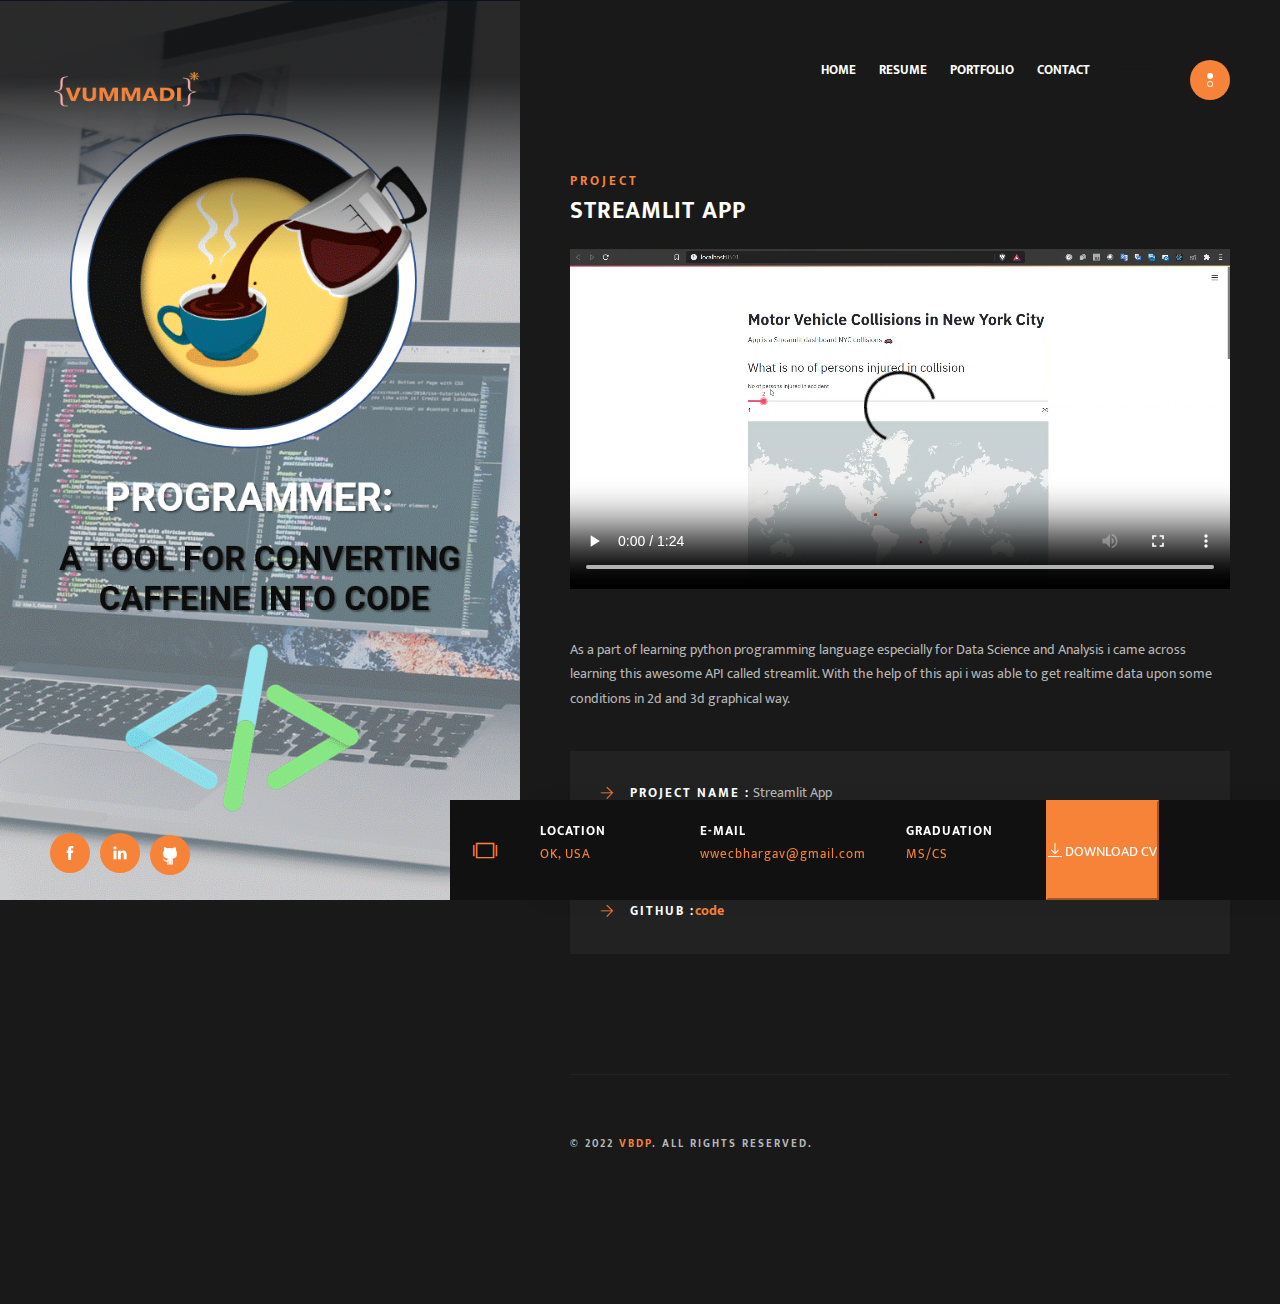
<file: projects4.html>
<!DOCTYPE html>
<html lang="en" class="no-js">
  <head>
    <title>VBDP</title>
    <meta charset="utf-8" />
    <meta
      name="viewport"
      content="width=device-width, initial-scale=1, shrink-to-fit=no" />
    <link rel="shortcut icon" href="images/portfolio/icon.png" />
    <link rel="stylesheet" href="assets/css/bootstrap.min.css" />
    <link rel="stylesheet" href="assets/css/themify-icons.css" />
    <link rel="stylesheet" href="assets/css/style.css" />
    <link rel="stylesheet" href="assets/css/style-animations.css" />
    <!-- Global site tag (gtag.js) - Google Analytics -->
    <script
      async
      src="https://www.googletagmanager.com/gtag/js?id=UA-144098545-1"></script>
    <script>
      window.dataLayer = window.dataLayer || [];
      function gtag() {
        dataLayer.push(arguments);
      }
      gtag("js", new Date());

      gtag("config", "UA-144098545-1");
    </script>
  </head>

  <body class="mccan-cv has-mccan-additional-menu-content">
    <header id="mccan-identity">
      <!-- Logo -->
      <div class="logo">
        <a href="index.html" class="mccan-logo-link" rel="home"
          ><img src="images/logo11.png" class="mccan-logo" alt=""
        /></a>
      </div>
    </header>
    <!-- Menu -->
    <div id="mccan-site-menu">
      <nav class="mccan-nav-menu">
        <ul>
          <li class="mccan-menu-item"><a href="index.html">Home</a></li>
          <li class="mccan-menu-item"><a href="resume.html">Resume</a></li>
          <li class="mccan-menu-item">
            <a href="portfolio.html">Portfolio</a>
          </li>
          <!-- <li class="mccan-menu-item"><a href="blog.html">Blog</a></li> -->
          <li class="mccan-menu-item"><a href="contact.html">Contact</a></li>
        </ul>
      </nav>
    </div>
    <div class="mccan-menu-overlay"></div>
    <div class="mccan-site-menu-toggle">
      <a href="blog.html#mccan-site-menu" class="mccan-ti">
        <span class="screen-reader-text">Toggle navigation</span>
      </a>
    </div>
    <!-- Social Media -->
    <div id="mccan-social-profiles">
      <nav class="mccan-social-menu">
        <ul>
          <li class="mccan-menu-item">
            <a
              href="https://www.facebook.com/bhargavnaidu.bhargavnaidu.56"
              target="_blank"
              ><span class="mccan-ti"></span
            ></a>
          </li>
          <li class="mccan-menu-item">
            <a href="https://www.linkedin.com/in/bhargav77/" target="_blank"
              ><span class="mccan-ti"></span
            ></a>
          </li>
          <li class="mccan-menu-item">
            <a href="https://github.com/bhargavvummadi" target="_blank"
              ><img src="images/git_2.png" height="24px" width="20px" alt=""
            /></a>
          </li>
        </ul>
      </nav>
    </div>
    <!-- Media -->
    <div class="mccan-hero-media">
      <div class="owl-carousel" data-expand-duration="800">
        <div class="item owl-lazy" data-src="images/bgg.png"></div>
      </div>
      <span class="overlay"></span>
      <span class="mccan-ti mccan-ti-spin mccan-ti-loading"></span>
    </div>
    <!-- Content -->
    <div class="mccan-content-wrap">
      <div class="mccan mccan-page">
        <h3 class="mccan-title-small">Project</h3>
        <h2 class="mccan-title">Streamlit App</h2>
        <div class="mccan-content">
          <div class="grid-container">
            <div class="grid-column">
              <div class="mccan-blog-listing">
                <div class="mccan-post">
                  <div class="mccan-media">
                    <a href="#">
                      <video src="images/portfolio/stream1.mp4" controls></video
                    ></a>
                  </div>
                  <header class="mccan-header">
                    <div class="excerpt">
                      <p>
                        As a part of learning python programming language
                        especially for Data Science and Analysis i came across
                        learning this awesome API called streamlit. With the
                        help of this api i was able to get realtime data upon
                        some conditions in 2d and 3d graphical way.
                      </p>
                      <br />
                      <div class="mccan-list">
                        <ul>
                          <li><strong>Project Name :</strong> Streamlit App</li>
                          <li>
                            <strong>Skills :</strong> Python, Streamlit API
                          </li>
                          <li><strong>Category :</strong> Data Analytics</li>
                          <li>
                            <strong>GitHub :</strong
                            ><a
                              href="https://github.com/bhargavvummadi/DataScienceWebAppWithStreamlit-"
                              target="_blank"
                              >code</a
                            >
                          </li>
                        </ul>
                      </div>
                    </div>
                  </header>
                </div>
              </div>
            </div>
          </div>
        </div>
      </div>
      <!-- Copyright -->
      <div class="mccan-copyright">
        <p>&copy; 2022 <a href="index.html">VBDP</a>. All Rights Reserved.</p>
      </div>
    </div>
    <!-- Hidden Menu -->
    <div class="mccan-additional-menu-content">
      <h3 class="mccan-title-small">CS Engineer</h3>
      <h2 class="mccan-title">Bhargav Vummadi</h2>
      <img src="images/mee.jpg" alt="" />
      <p>
        Hi, I am a computer science graduate, stepping my carrier towards IT.
        Being a CS graduate, I have always enjoyed programming and learning
        diverse advancements in the stream.
      </p>
      <a href="contact.html" class="btn float-btn flat-btn ajax">Hire Me</a>
      <div class="divider1"></div>
      <h3 class="mccan-title-small">@bhargav77</h3>
      <h2 class="mccan-title">
        Linked<span style="color: rgba(164, 95, 228, 0.897)">in</span>
      </h2>
      <div class="sb-widget fl-wrap">
        <div class="mccan-insta-thumb">
          <a href="#"><img src="images/ins-1.jpg" alt="" /></a>
          <a href="#"><img src="images/ins-2.jpg" alt="" /></a>
          <a href="#"><img src="images/ins-3.jpg" alt="" /></a>
          <a href="#"><img src="images/ins-4.jpg" alt="" /></a>
          <a href="#"><img src="images/ins-5.jpg" alt="" /></a>
          <a href="#"><img src="images/ins-6.jpg" alt="" /></a>
        </div>
      </div>
    </div>
    <!-- My Info -->
    <div class="mccan-my-info">
      <div class="mccan-box">
        <div class="field field-my-info field-separator">
          <h6>Location</h6>
          <p>OK, USA</p>
        </div>
        <div class="field field-my-info field-separator">
          <h6>E-Mail</h6>
          <p>wwecbhargav@gmail.com</p>
        </div>
        <div class="field field-my-info field-separator">
          <h6>Graduation</h6>
          <p>MS/CS</p>
        </div>
        <div class="clear"></div>
        <a href="bhargav.pdf" class="rm" download="resume.pdf">
          <button type="submit" class="button-color">
            <span class="ti-download"></span> DOWNLOAD CV
          </button>
        </a>
      </div>
    </div>
    <!-- Js -->
    <script src="assets/js/jquery-3.3.1.min.js"></script>
    <script src="assets/js/modernizr-custom.js"></script>
    <script src="assets/js/owl-carousel.min.js"></script>
    <script src="assets/js/functions.js"></script>
  </body>
</html>
</file>
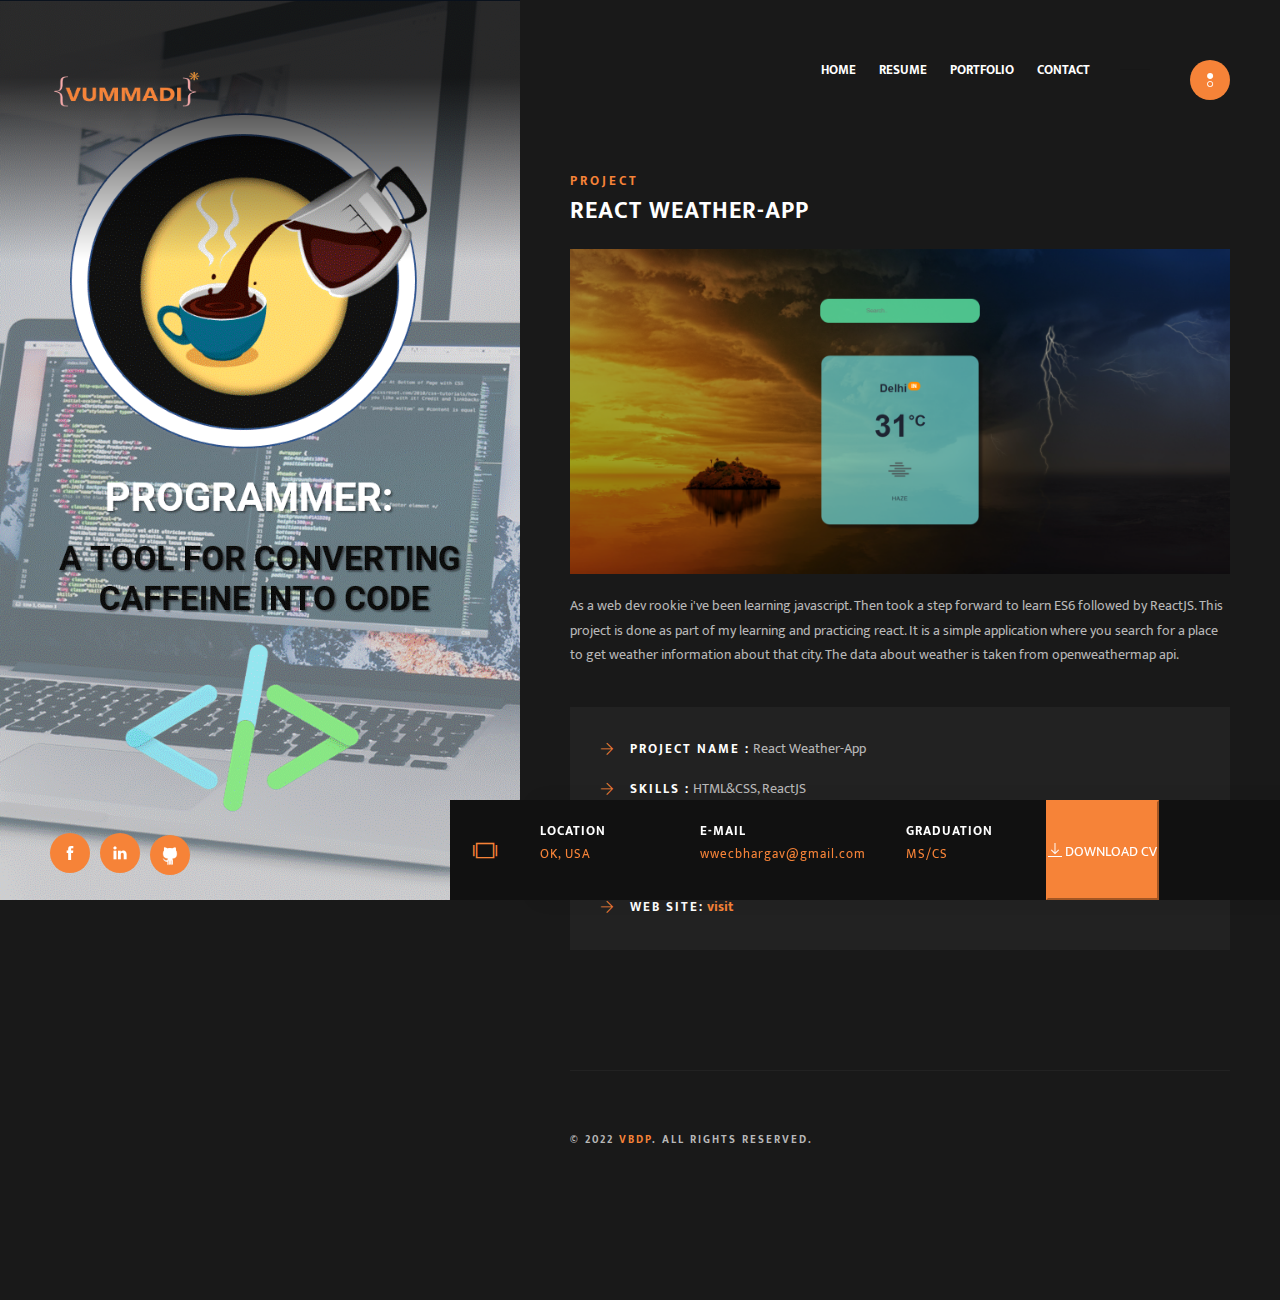
<file: projects7.html>
<!doctype html>
<html lang="en" class="no-js">

<head>
    <title>VBDP</title>
    <meta charset="utf-8">
    <meta name="viewport" content="width=device-width, initial-scale=1, shrink-to-fit=no">
    <link rel="shortcut icon" href="images/portfolio/icon.png">
    <link rel="stylesheet" href="assets/css/bootstrap.min.css">
    <link rel="stylesheet" href="assets/css/themify-icons.css">
    <link rel="stylesheet" href="assets/css/style.css">
    <link rel="stylesheet" href="assets/css/style-animations.css">
    <!-- Global site tag (gtag.js) - Google Analytics -->
    <script async src="https://www.googletagmanager.com/gtag/js?id=UA-144098545-1"></script>
    <script>
      window.dataLayer = window.dataLayer || [];
      function gtag(){dataLayer.push(arguments);}
      gtag('js', new Date());

      gtag('config', 'UA-144098545-1');
    </script>
</head>

<body class="mccan-cv has-mccan-additional-menu-content">
    <header id="mccan-identity">
        <!-- Logo -->
        <div class="logo">
            <a href="index.html" class="mccan-logo-link" rel="home"><img src="images/logo11.png" class="mccan-logo" alt=""></a>
        </div>
    </header>
    <!-- Menu -->
    <div id="mccan-site-menu">
        <nav class="mccan-nav-menu">
            <ul>
                <li class="mccan-menu-item"><a href="index.html">Home</a></li>
                <li class="mccan-menu-item"><a href="resume.html">Resume</a></li>
                <li class="mccan-menu-item"><a href="portfolio.html">Portfolio</a></li>
                <!-- <li class="mccan-menu-item"><a href="blog.html">Blog</a></li> -->
                <li class="mccan-menu-item"><a href="contact.html">Contact</a></li>
            </ul>
        </nav>
    </div>
    <div class="mccan-menu-overlay"></div>
    <div class="mccan-site-menu-toggle">
        <a href="blog.html#mccan-site-menu" class="mccan-ti"> <span class="screen-reader-text">Toggle navigation</span> </a>
    </div>
    <!-- Social Media -->
    <div id="mccan-social-profiles">
        <nav class="mccan-social-menu">
            <ul>
                <li class="mccan-menu-item"><a href="https://www.facebook.com/bhargavnaidu.bhargavnaidu.56" target="_blank"><span class="mccan-ti"></span></a></li>
                <li class="mccan-menu-item"><a href="https://www.linkedin.com/in/bhargav77/" target="_blank"><span class="mccan-ti"></span></a></li>
                <li class="mccan-menu-item"><a href="https://github.com/bhargavvummadi" target="_blank"><img src="images/git_2.png" height="24px" width="20px"  alt=""></a></li>
            </ul>
        </nav>
    </div>
    <!-- Media -->
    <div class="mccan-hero-media">
        <div class="owl-carousel" data-expand-duration="800">
            <div class="item owl-lazy" data-src="images/bgg.png"></div>
        </div> <span class="overlay"></span> <span class="mccan-ti mccan-ti-spin mccan-ti-loading"></span>
    </div>
    <!-- Content -->
    <div class="mccan-content-wrap">
        <div class="mccan mccan-page">
            <h3 class="mccan-title-small">Project</h3>
            <h2 class="mccan-title">React Weather-App</h2>
            <div class="mccan-content">
                <div class="grid-container">
                    <div class="grid-column">
                        <div class="mccan-blog-listing">
                            <div class="mccan-post">
                                <div class="mccan-media">
                                    <a href="#"> <img src="./images/react1.png" alt="" srcset=""></video> </a>
                                </div>
                                <header class="mccan-header">
                                    <div class="excerpt">
                                        <p>As a web dev rookie i've been learning javascript. Then took a step forward to learn ES6 followed by ReactJS. This project is done as part of my learning and practicing react. It is a simple application where you search for a place to get weather information about that city. The data about weather is taken from openweathermap api.</p>
                                        <br />
                                        <div class="mccan-list">
                                            <ul>
                                                <li><strong>Project Name :</strong> React Weather-App
                                                <li><strong>Skills :</strong> HTML&CSS, ReactJS</li>
                                                <li><strong>Category :</strong> Web Development</li>
                                                <li><strong>GitHub :</strong> <a href="https://github.com/bhargavvummadi/React-Weather-App" target="_blank" rel="noopener noreferrer">code</a></li>
                                                <li><strong>Web Site:</strong> <a href="https://bhargav77-react-weather.netlify.app/" target="_blank" rel="noopener noreferrer">visit</a></li>
                                            </ul>
                                        </div>
                                    </div>
                                </header>
                            </div>
                        </div>
                    </div>
                </div>
            </div>
        </div>
        <!-- Copyright -->
        <div class="mccan-copyright">
            <p>&copy; 2022 <a href="index.html">VBDP</a>. All Rights Reserved.</p>
        </div>
    </div>
    <!-- Hidden Menu -->
    <div class="mccan-additional-menu-content">
        <h3 class="mccan-title-small">CS Engineer</h3>
        <h2 class="mccan-title">Bhargav Vummadi</h2> <img src="images/mee.jpg" alt="">
        <p>Hi, I am a computer science graduate, stepping my carrier towards IT. Being a CS graduate, I have always enjoyed programming and learning diverse advancements in the stream.</p> <a href="contact.html" class="btn float-btn flat-btn ajax">Hire Me</a>
        <div class="divider1"></div>
        <h3 class="mccan-title-small">@bhargav77</h3>
        <h2 class="mccan-title">Linked<span style="color: rgba(164, 95, 228, 0.897);">in</span></h2>
        <div class="sb-widget fl-wrap">
            <div class="mccan-insta-thumb">
                <a href="#"><img src="images/ins-1.jpg" alt=""></a>
                <a href="#"><img src="images/ins-2.jpg" alt=""></a>
                <a href="#"><img src="images/ins-3.jpg" alt=""></a>
                <a href="#"><img src="images/ins-4.jpg" alt=""></a>
                <a href="#"><img src="images/ins-5.jpg" alt=""></a>
                <a href="#"><img src="images/ins-6.jpg" alt=""></a>
            </div>
        </div>
    </div>
   <!-- My Info -->
   <div class="mccan-my-info">
    <div class="mccan-box">
        <div class="field field-my-info field-separator">
            <h6>Location</h6>
            <p>OK, USA</p>
        </div>
        <div class="field field-my-info field-separator">
            <h6>E-Mail</h6>
            <p>wwecbhargav@gmail.com</p>
        </div>
        <div class="field field-my-info field-separator">
            <h6>Graduation</h6>
            <p>MS/CS</p>
        </div>
        <div class="clear"></div>
        <a href="bhargav.pdf" class="rm" download="resume.pdf">
        <button type="submit" class="button-color"><span class="ti-download"></span> DOWNLOAD CV</button>
        </a>
    </div>
</div>
    <!-- Js -->
    <script src="assets/js/jquery-3.3.1.min.js"></script>
    <script src="assets/js/modernizr-custom.js"></script>
    <script src="assets/js/owl-carousel.min.js"></script>
    <script src="assets/js/functions.js"></script>
</body>

</html>
</file>
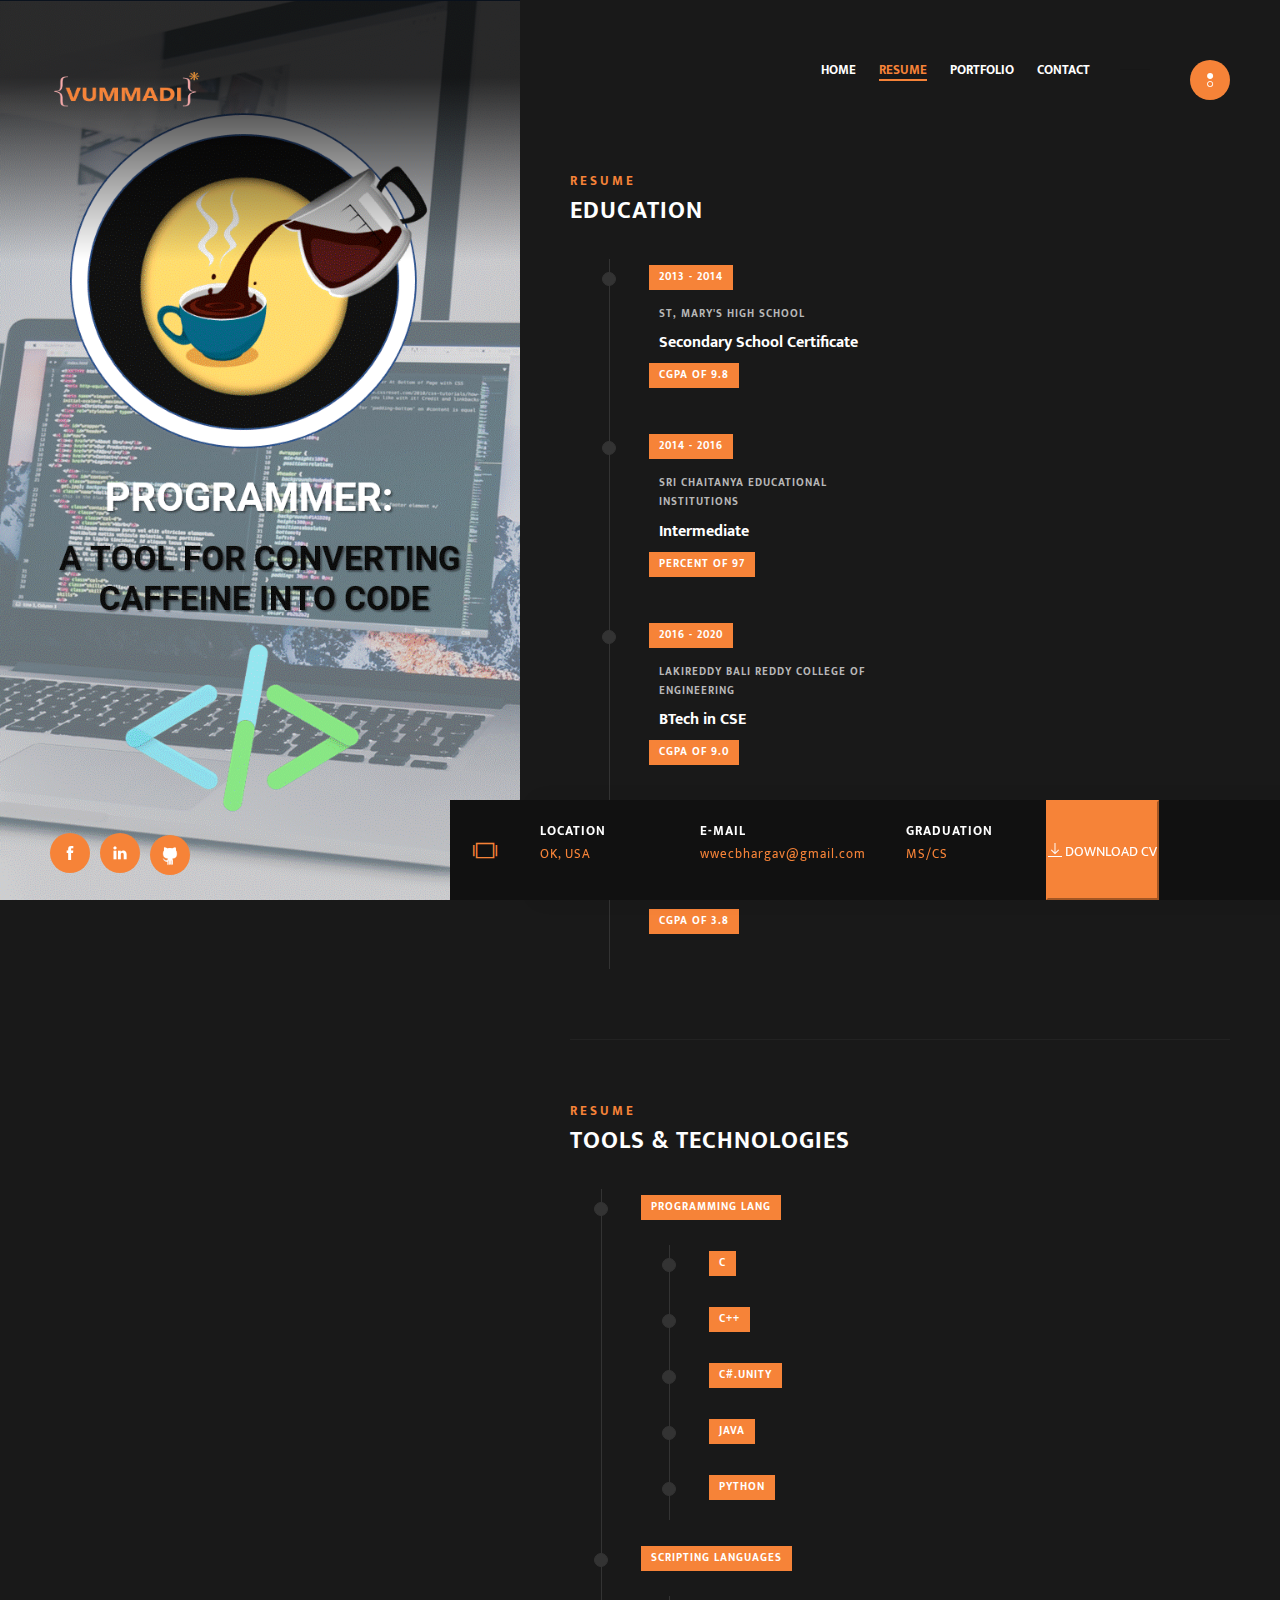
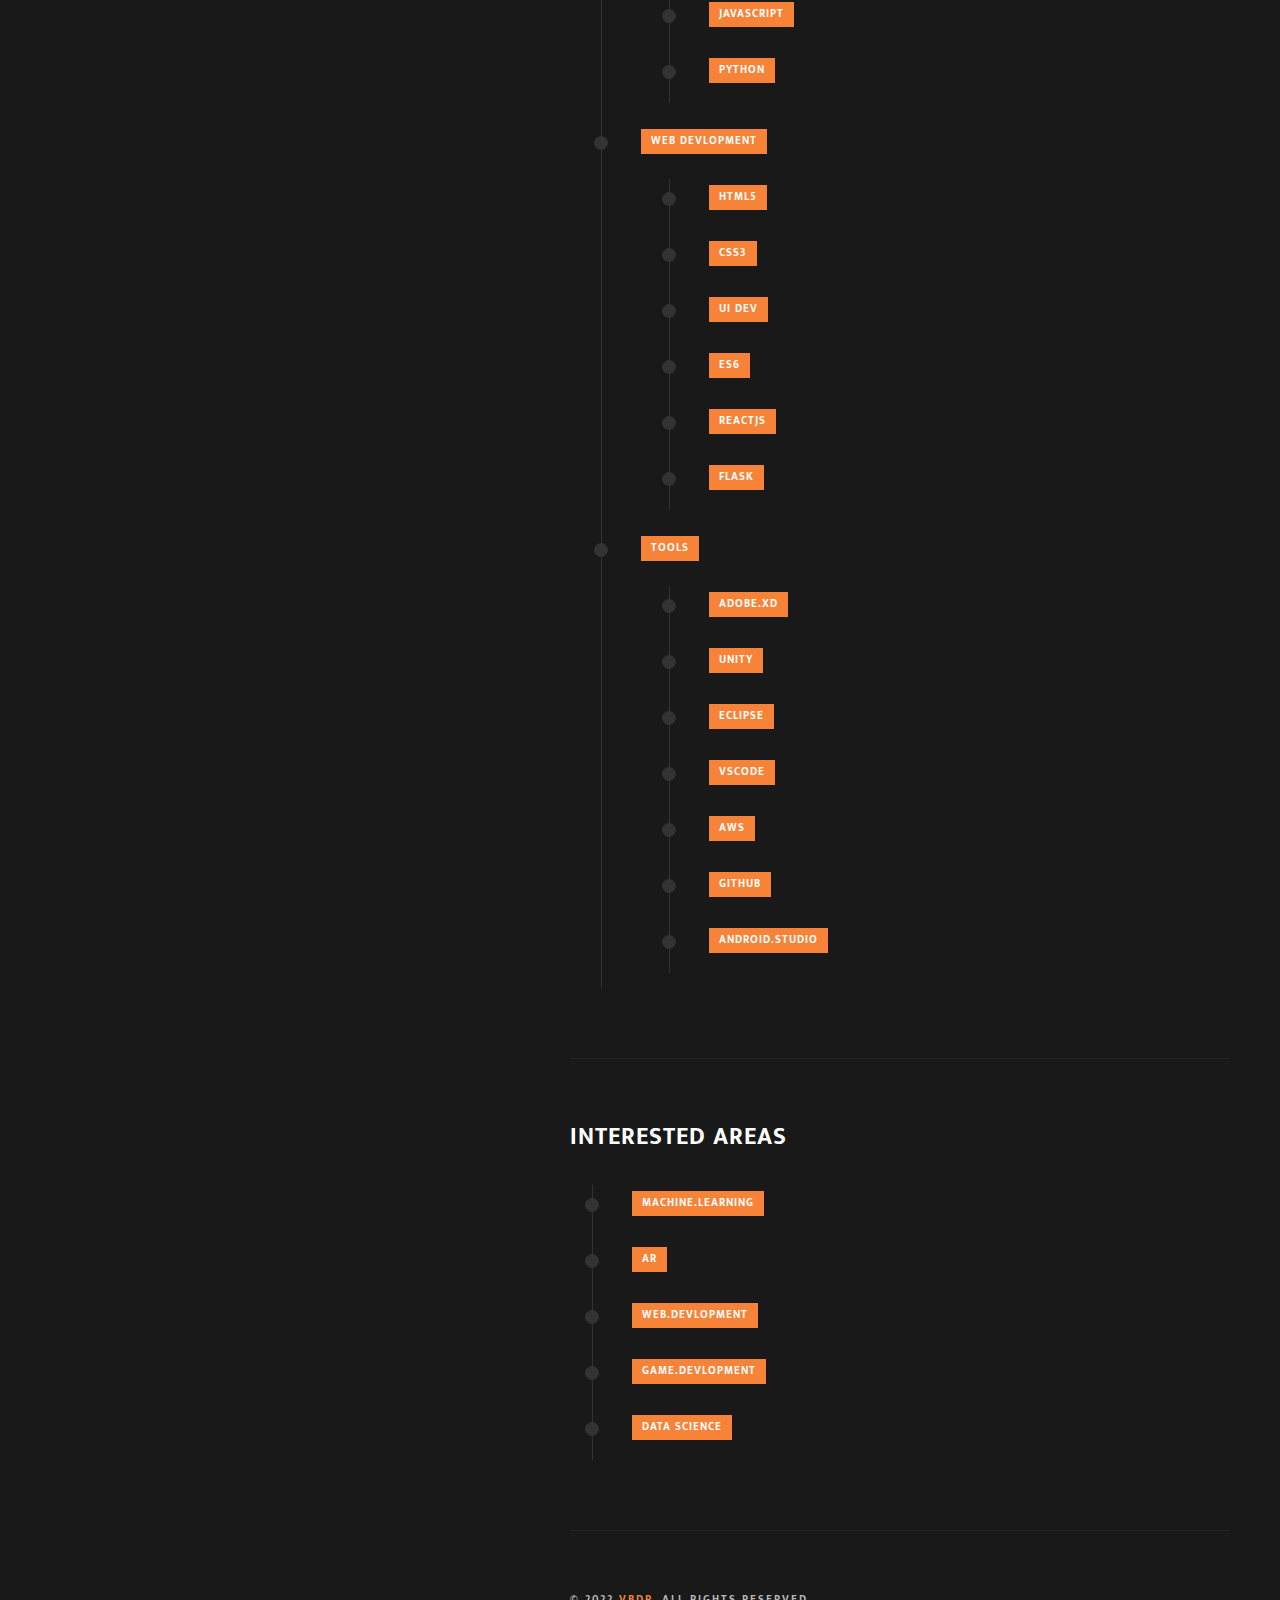
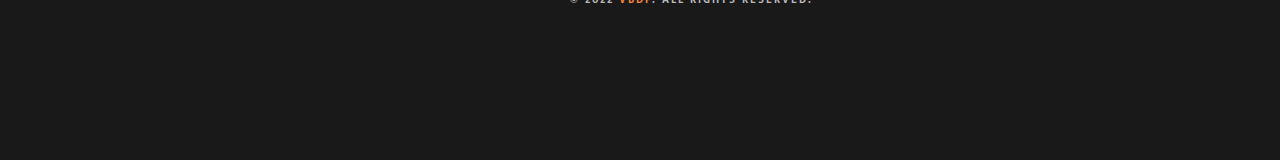
<file: resume.html>
<!doctype html>
<html lang="en" class="no-js">

<head>
    <title>VBDP</title>
    <meta charset="utf-8">
    <meta name="viewport" content="width=device-width, initial-scale=1, shrink-to-fit=no">
    <link rel="shortcut icon" href="images/portfolio/icon.png">
    <link rel="stylesheet" href="assets/css/bootstrap.min.css">
    <link rel="stylesheet" href="assets/css/themify-icons.css">
    <link rel="stylesheet" href="assets/css/style.css">
    <link rel="stylesheet" href="assets/css/style-animations.css">
    <!-- Global site tag (gtag.js) - Google Analytics -->
    <script async src="https://www.googletagmanager.com/gtag/js?id=UA-144098545-1"></script>
    <script>
      window.dataLayer = window.dataLayer || [];
      function gtag(){dataLayer.push(arguments);}
      gtag('js', new Date());

      gtag('config', 'UA-144098545-1');
    </script>
</head>

<body class="mccan-cv has-mccan-additional-menu-content">
    <header id="mccan-identity">
        <!-- Logo -->
        <div class="logo">
            <a href="index.html" class="mccan-logo-link" rel="home"><img src="images/logo11.png" class="mccan-logo" alt=""></a>
        </div>
    </header>
    <!-- Menu -->
    <div id="mccan-site-menu">
        <nav class="mccan-nav-menu">
            <ul>
                <li class="mccan-menu-item"><a href="index.html">Home</a></li>
                <li class="mccan-menu-item current-mccan-menu-item"><a href="resume.html">Resume</a></li>
                <li class="mccan-menu-item"><a href="portfolio.html">Portfolio</a></li>
                <!-- <li class="mccan-menu-item"><a href="blog.html">Blog</a></li> -->
                <li class="mccan-menu-item"><a href="contact.html">Contact</a></li>
            </ul>
        </nav>
    </div>
    <div class="mccan-menu-overlay"></div>
    <div class="mccan-site-menu-toggle">
        <a href="single-accomodation.html#mccan-site-menu" class="mccan-ti"> <span class="screen-reader-text">Toggle navigation</span> </a>
    </div>
    <!-- Social Media -->
    <div id="mccan-social-profiles">
        <nav class="mccan-social-menu">
            <ul>
                <li class="mccan-menu-item"><a href="https://www.facebook.com/bhargavnaidu.bhargavnaidu.56" target="_blank"><span class="mccan-ti"></span></a></li>
                <li class="mccan-menu-item"><a href="https://www.linkedin.com/in/bhargav77/" target="_blank"><span class="mccan-ti"></span></a></li>
                <li class="mccan-menu-item"><a href="https://github.com/bhargavvummadi" target="_blank"><img src="images/git_2.png" height="24px" width="20px"  alt=""></a></li>
            </ul>
        </nav>
    </div>
    <!-- Media -->
    <div class="mccan-hero-media">
        <div class="owl-carousel" data-expand-duration="800">
            <div class="item owl-lazy" data-src="images/bgg.png"></div>
        </div> <span class="overlay"></span> <span class="mccan-ti mccan-ti-spin mccan-ti-loading"></span>
    </div>
    <!-- Content -->
    <div class="mccan-content-wrap clearfix">
        <div class="mccan mccan-page">
            <h3 class="mccan-title-small">Resume</h3>
            <h2 class="mccan-title">Education</h2>
            <div class="mccan-content">
                <div class="grid-container">
                    <div class="grid-column">
                        <ul class="mccan-timeline">
                            <li>
                                <div class="mccan-timeline-content"><span class="mccan-timeline-date">2013 - 2014</span>
                                    <h5>ST, MARY'S HIGH SCHOOL</h5>
                                    <h4>Secondary School Certificate</h4>
                                    <p><span class="mccan-timeline-date">CGPA of 9.8</span> </p>
                                </div>
                            </li>
                            <li>
                                <div class="mccan-timeline-content"><span class="mccan-timeline-date">2014 - 2016</span>
                                    <h5>SRI CHAITANYA EDUCATIONAL INSTITUTIONS</h5>
                                    <h4>Intermediate</h4>
                                    <p><span class="mccan-timeline-date">Percent of 97</span></p>
                                </div>
                            </li>
                            <li>
                                <div class="mccan-timeline-content"><span class="mccan-timeline-date">2016 - 2020</span>
                                    <h5>LAKIREDDY BALI REDDY COLLEGE OF ENGINEERING</h5>
                                    <h4>BTech in CSE</h4>
                                    <p><span class="mccan-timeline-date">CGPA of 9.0</span></p>
                                </div>
                            </li>
                            <li>
                                <div class="mccan-timeline-content"><span class="mccan-timeline-date">2021 - 2023</span>
                                    <h5>University of Oklahoma</h5>
                                    <h4>Masters in CS</h4>
                                    <p><span class="mccan-timeline-date">CGPA of 3.8</span></p>
                                </div>
                            </li>
                        </ul>
                    </div>
                </div>
            </div>
        </div>
        <div class="divider1"></div>
        <div class="mccan mccan-page">
            <h3 class="mccan-title-small">Resume</h3>
            <h2 class="mccan-title">TOOLS & TECHNOLOGIES</h2>
            <div class="mccan-content">
                <div class="grid-container">
                    <div class="grid-column">
                        <ul class="mccan-timeline">
                            <li>
                                <div class="mccan-timeline-content"><span class="mccan-timeline-date">Programming LANG</span>
                                    <ul class="mccan-timeline">
                                        <li>
                                            <div class="mccan-timeline-content"><span class="mccan-timeline-date">C</span>
                                        </li>
                                        <li>
                                            <div class="mccan-timeline-content"><span class="mccan-timeline-date">C++</span>
                                        </li>
                                        <li>
                                            <div class="mccan-timeline-content"><span class="mccan-timeline-date">C#.Unity</span>
                                        </li>
                                        <li>
                                            <div class="mccan-timeline-content"><span class="mccan-timeline-date">Java</span>
                                        </li>
                                        <li>
                                            <div class="mccan-timeline-content"><span class="mccan-timeline-date">Python</span>
                                        </li>
                                    </ul>
                                </div>
                            </li>
                            <li>
                                <div class="mccan-timeline-content"><span class="mccan-timeline-date">Scripting Languages</span>
                                    <ul class="mccan-timeline">
                                        <li>
                                            <div class="mccan-timeline-content"><span class="mccan-timeline-date">JavaScript</span>
                                        </li>
                                        <li>
                                            <div class="mccan-timeline-content"><span class="mccan-timeline-date">Python</span>
                                        </li>
                                    </ul>

                                </div>
                            </li>
                            <li>
                                <div class="mccan-timeline-content"><span class="mccan-timeline-date">Web Devlopment</span>
                                    <ul class="mccan-timeline">
                                        <li>
                                            <div class="mccan-timeline-content"><span class="mccan-timeline-date">HTML5</span>
                                        </li>
                                        
                                        <li>
                                            <div class="mccan-timeline-content"><span class="mccan-timeline-date">CSS3</span>
                                        </li>
                                        <li>
                                            <div class="mccan-timeline-content"><span class="mccan-timeline-date">UI Dev</span>
                                        </li>
                                        <li>
                                            <div class="mccan-timeline-content"><span class="mccan-timeline-date">ES6</span>
                                        </li>
                                        <li>
                                            <div class="mccan-timeline-content"><span class="mccan-timeline-date">ReactJS</span>
                                        </li>
                                        <li>
                                            <div class="mccan-timeline-content"><span class="mccan-timeline-date">Flask</span>
                                        </li>
                                    </ul>
                                </div>
                            </li>
                            <li>
                                <div class="mccan-timeline-content"><span class="mccan-timeline-date">TOOLS</span>
                                    <ul class="mccan-timeline">
                                        <li>
                                            <div class="mccan-timeline-content"><span class="mccan-timeline-date">Adobe.XD</span>
                                        </li>
                                        <li>
                                            <div class="mccan-timeline-content"><span class="mccan-timeline-date">Unity </span>
                                        </li>
                                        <li>
                                            <div class="mccan-timeline-content"><span class="mccan-timeline-date">Eclipse</span>
                                        </li>
                                        <li>
                                            <div class="mccan-timeline-content"><span class="mccan-timeline-date">Vscode</span>
                                        </li>
                                        <li>
                                            <div class="mccan-timeline-content"><span class="mccan-timeline-date">Aws</span>
                                        </li>
                                        <li>
                                            <div class="mccan-timeline-content"><span class="mccan-timeline-date">GitHub</span>
                                        </li>
                                        <li>
                                            <div class="mccan-timeline-content"><span class="mccan-timeline-date">Android.StUdio</span>
                                        </li>
                                    </ul>
                                </div>
                            </li>
                        </ul>
                    </div>
                </div>
            </div>
        </div>
        <div class="divider1"></div>
        <div class="mccan mccan-page">
            <h2 class="mccan-title">INTERESTED AREAS</h2>
            <div class="mccan-content">
                <div class="grid-container">
                    <div class="grid-column">
                        <ul class="mccan-timeline">
                            <li>
                                <div class="mccan-timeline-content"><span class="mccan-timeline-date">Machine.Learning</span>
                                </div>
                            </li>
                            <li>
                                <div class="mccan-timeline-content"><span class="mccan-timeline-date">AR</span>
                                </div>
                            </li>
                            <li>
                                <div class="mccan-timeline-content"><span class="mccan-timeline-date">Web.Devlopment</span>
                                </div>
                            </li>
                            <li>
                                <div class="mccan-timeline-content"><span class="mccan-timeline-date">Game.Devlopment</span>
                                </div>
                            </li>
                            <li>
                                <div class="mccan-timeline-content"><span class="mccan-timeline-date">Data science</span>
                                </div>
                            </li>
                        </ul>
                    </div>
                </div>
            </div> 
            </div>
            
        <!-- Copyright -->
        <div class="mccan-copyright">
            <p>&copy; 2022 <a href="index.html">VBDP</a>. All Rights Reserved.</p>
        </div>
    </div>
    <!-- Hidden Menu -->
    <div class="mccan-additional-menu-content">
        <h3 class="mccan-title-small">CS Engineer</h3>
        <h2 class="mccan-title">Bhargav Vummadi</h2> <img src="images/mee.jpg" alt="">
        <p>Hi, I am a computer science graduate, stepping my carrier towards IT. Being a CS graduate, I have always enjoyed programming and learning diverse advancements in the stream.</p> <a href="contact.html" class="btn float-btn flat-btn ajax">Hire Me</a>
        <div class="divider1"></div>
        <h3 class="mccan-title-small">@bhargav77</h3>
        <h2 class="mccan-title">Linked<span style="color: rgba(164, 95, 228, 0.897);">in</span></h2>
        <div class="sb-widget fl-wrap">
            <div class="mccan-insta-thumb">
                <a href="#"><img src="images/ins-1.jpg" alt=""></a>
                <a href="#"><img src="images/ins-2.jpg" alt=""></a>
                <a href="#"><img src="images/ins-3.jpg" alt=""></a>
                <a href="#"><img src="images/ins-4.jpg" alt=""></a>
                <a href="#"><img src="images/ins-5.jpg" alt=""></a>
                <a href="#"><img src="images/ins-6.jpg" alt=""></a>
            </div>
        </div>
    </div>

   <!-- My Info -->
   <div class="mccan-my-info">
    <div class="mccan-box">
        <div class="field field-my-info field-separator">
            <h6>Location</h6>
            <p>OK, USA</p>
        </div>
        <div class="field field-my-info field-separator">
            <h6>E-Mail</h6>
            <p>wwecbhargav@gmail.com</p>
        </div>
        <div class="field field-my-info field-separator">
            <h6>Graduation</h6>
            <p>MS/CS</p>
        </div>
        <div class="clear"></div>
        <a href="bhargav.pdf" class="rm" download="resume.pdf">
        <button type="submit" class="button-color"><span class="ti-download"></span> DOWNLOAD CV</button>
        </a>
    </div>
</div>
    <!-- Js -->
    <script src="assets/js/jquery-3.3.1.min.js"></script>
    <script src="assets/js/modernizr-custom.js"></script>
    <script src="assets/js/owl-carousel.min.js"></script>
    <script src="assets/js/functions.js"></script>
</body>

</html>
</file>
<file: assets/css/themify-icons.css>
@font-face {
	font-family: 'themify';
	src:url('../fonts/themify.eot');
	src:url('../fonts/themify.eot?#iefix') format('embedded-opentype'),
		url('../fonts/themify.woff') format('woff'),
		url('../fonts/themify.ttf') format('truetype'),
		url('../fonts/themify.svg') format('svg');
	font-weight: normal;
	font-style: normal;
}

[class^="ti-"], [class*=" ti-"] {
	font-family: 'themify';
	speak: none;
	font-style: normal;
	font-weight: normal;
	font-variant: normal;
	text-transform: none;
	line-height: 1;

	/* Better Font Rendering =========== */
	-webkit-font-smoothing: antialiased;
	-moz-osx-font-smoothing: grayscale;
}

.ti-wand:before {
	content: "\e600";
}
.ti-volume:before {
	content: "\e601";
}
.ti-user:before {
	content: "\e602";
}
.ti-unlock:before {
	content: "\e603";
}
.ti-unlink:before {
	content: "\e604";
}
.ti-trash:before {
	content: "\e605";
}
.ti-thought:before {
	content: "\e606";
}
.ti-target:before {
	content: "\e607";
}
.ti-tag:before {
	content: "\e608";
}
.ti-tablet:before {
	content: "\e609";
}
.ti-star:before {
	content: "\e60a";
}
.ti-spray:before {
	content: "\e60b";
}
.ti-signal:before {
	content: "\e60c";
}
.ti-shopping-cart:before {
	content: "\e60d";
}
.ti-shopping-cart-full:before {
	content: "\e60e";
}
.ti-settings:before {
	content: "\e60f";
}
.ti-search:before {
	content: "\e610";
}
.ti-zoom-in:before {
	content: "\e611";
}
.ti-zoom-out:before {
	content: "\e612";
}
.ti-cut:before {
	content: "\e613";
}
.ti-ruler:before {
	content: "\e614";
}
.ti-ruler-pencil:before {
	content: "\e615";
}
.ti-ruler-alt:before {
	content: "\e616";
}
.ti-bookmark:before {
	content: "\e617";
}
.ti-bookmark-alt:before {
	content: "\e618";
}
.ti-reload:before {
	content: "\e619";
}
.ti-plus:before {
	content: "\e61a";
}
.ti-pin:before {
	content: "\e61b";
}
.ti-pencil:before {
	content: "\e61c";
}
.ti-pencil-alt:before {
	content: "\e61d";
}
.ti-paint-roller:before {
	content: "\e61e";
}
.ti-paint-bucket:before {
	content: "\e61f";
}
.ti-na:before {
	content: "\e620";
}
.ti-mobile:before {
	content: "\e621";
}
.ti-minus:before {
	content: "\e622";
}
.ti-medall:before {
	content: "\e623";
}
.ti-medall-alt:before {
	content: "\e624";
}
.ti-marker:before {
	content: "\e625";
}
.ti-marker-alt:before {
	content: "\e626";
}
.ti-arrow-up:before {
	content: "\e627";
}
.ti-arrow-right:before {
	content: "\e628";
}
.ti-arrow-left:before {
	content: "\e629";
}
.ti-arrow-down:before {
	content: "\e62a";
}
.ti-lock:before {
	content: "\e62b";
}
.ti-location-arrow:before {
	content: "\e62c";
}
.ti-link:before {
	content: "\e62d";
}
.ti-layout:before {
	content: "\e62e";
}
.ti-layers:before {
	content: "\e62f";
}
.ti-layers-alt:before {
	content: "\e630";
}
.ti-key:before {
	content: "\e631";
}
.ti-import:before {
	content: "\e632";
}
.ti-image:before {
	content: "\e633";
}
.ti-heart:before {
	content: "\e634";
}
.ti-heart-broken:before {
	content: "\e635";
}
.ti-hand-stop:before {
	content: "\e636";
}
.ti-hand-open:before {
	content: "\e637";
}
.ti-hand-drag:before {
	content: "\e638";
}
.ti-folder:before {
	content: "\e639";
}
.ti-flag:before {
	content: "\e63a";
}
.ti-flag-alt:before {
	content: "\e63b";
}
.ti-flag-alt-2:before {
	content: "\e63c";
}
.ti-eye:before {
	content: "\e63d";
}
.ti-export:before {
	content: "\e63e";
}
.ti-exchange-vertical:before {
	content: "\e63f";
}
.ti-desktop:before {
	content: "\e640";
}
.ti-cup:before {
	content: "\e641";
}
.ti-crown:before {
	content: "\e642";
}
.ti-comments:before {
	content: "\e643";
}
.ti-comment:before {
	content: "\e644";
}
.ti-comment-alt:before {
	content: "\e645";
}
.ti-close:before {
	content: "\e646";
}
.ti-clip:before {
	content: "\e647";
}
.ti-angle-up:before {
	content: "\e648";
}
.ti-angle-right:before {
	content: "\e649";
}
.ti-angle-left:before {
	content: "\e64a";
}
.ti-angle-down:before {
	content: "\e64b";
}
.ti-check:before {
	content: "\e64c";
}
.ti-check-box:before {
	content: "\e64d";
}
.ti-camera:before {
	content: "\e64e";
}
.ti-announcement:before {
	content: "\e64f";
}
.ti-brush:before {
	content: "\e650";
}
.ti-briefcase:before {
	content: "\e651";
}
.ti-bolt:before {
	content: "\e652";
}
.ti-bolt-alt:before {
	content: "\e653";
}
.ti-blackboard:before {
	content: "\e654";
}
.ti-bag:before {
	content: "\e655";
}
.ti-move:before {
	content: "\e656";
}
.ti-arrows-vertical:before {
	content: "\e657";
}
.ti-arrows-horizontal:before {
	content: "\e658";
}
.ti-fullscreen:before {
	content: "\e659";
}
.ti-arrow-top-right:before {
	content: "\e65a";
}
.ti-arrow-top-left:before {
	content: "\e65b";
}
.ti-arrow-circle-up:before {
	content: "\e65c";
}
.ti-arrow-circle-right:before {
	content: "\e65d";
}
.ti-arrow-circle-left:before {
	content: "\e65e";
}
.ti-arrow-circle-down:before {
	content: "\e65f";
}
.ti-angle-double-up:before {
	content: "\e660";
}
.ti-angle-double-right:before {
	content: "\e661";
}
.ti-angle-double-left:before {
	content: "\e662";
}
.ti-angle-double-down:before {
	content: "\e663";
}
.ti-zip:before {
	content: "\e664";
}
.ti-world:before {
	content: "\e665";
}
.ti-wheelchair:before {
	content: "\e666";
}
.ti-view-list:before {
	content: "\e667";
}
.ti-view-list-alt:before {
	content: "\e668";
}
.ti-view-grid:before {
	content: "\e669";
}
.ti-uppercase:before {
	content: "\e66a";
}
.ti-upload:before {
	content: "\e66b";
}
.ti-underline:before {
	content: "\e66c";
}
.ti-truck:before {
	content: "\e66d";
}
.ti-timer:before {
	content: "\e66e";
}
.ti-ticket:before {
	content: "\e66f";
}
.ti-thumb-up:before {
	content: "\e670";
}
.ti-thumb-down:before {
	content: "\e671";
}
.ti-text:before {
	content: "\e672";
}
.ti-stats-up:before {
	content: "\e673";
}
.ti-stats-down:before {
	content: "\e674";
}
.ti-split-v:before {
	content: "\e675";
}
.ti-split-h:before {
	content: "\e676";
}
.ti-smallcap:before {
	content: "\e677";
}
.ti-shine:before {
	content: "\e678";
}
.ti-shift-right:before {
	content: "\e679";
}
.ti-shift-left:before {
	content: "\e67a";
}
.ti-shield:before {
	content: "\e67b";
}
.ti-notepad:before {
	content: "\e67c";
}
.ti-server:before {
	content: "\e67d";
}
.ti-quote-right:before {
	content: "\e67e";
}
.ti-quote-left:before {
	content: "\e67f";
}
.ti-pulse:before {
	content: "\e680";
}
.ti-printer:before {
	content: "\e681";
}
.ti-power-off:before {
	content: "\e682";
}
.ti-plug:before {
	content: "\e683";
}
.ti-pie-chart:before {
	content: "\e684";
}
.ti-paragraph:before {
	content: "\e685";
}
.ti-panel:before {
	content: "\e686";
}
.ti-package:before {
	content: "\e687";
}
.ti-music:before {
	content: "\e688";
}
.ti-music-alt:before {
	content: "\e689";
}
.ti-mouse:before {
	content: "\e68a";
}
.ti-mouse-alt:before {
	content: "\e68b";
}
.ti-money:before {
	content: "\e68c";
}
.ti-microphone:before {
	content: "\e68d";
}
.ti-menu:before {
	content: "\e68e";
}
.ti-menu-alt:before {
	content: "\e68f";
}
.ti-map:before {
	content: "\e690";
}
.ti-map-alt:before {
	content: "\e691";
}
.ti-loop:before {
	content: "\e692";
}
.ti-location-pin:before {
	content: "\e693";
}
.ti-list:before {
	content: "\e694";
}
.ti-light-bulb:before {
	content: "\e695";
}
.ti-Italic:before {
	content: "\e696";
}
.ti-info:before {
	content: "\e697";
}
.ti-infinite:before {
	content: "\e698";
}
.ti-id-badge:before {
	content: "\e699";
}
.ti-hummer:before {
	content: "\e69a";
}
.ti-home:before {
	content: "\e69b";
}
.ti-help:before {
	content: "\e69c";
}
.ti-headphone:before {
	content: "\e69d";
}
.ti-harddrives:before {
	content: "\e69e";
}
.ti-harddrive:before {
	content: "\e69f";
}
.ti-gift:before {
	content: "\e6a0";
}
.ti-game:before {
	content: "\e6a1";
}
.ti-filter:before {
	content: "\e6a2";
}
.ti-files:before {
	content: "\e6a3";
}
.ti-file:before {
	content: "\e6a4";
}
.ti-eraser:before {
	content: "\e6a5";
}
.ti-envelope:before {
	content: "\e6a6";
}
.ti-download:before {
	content: "\e6a7";
}
.ti-direction:before {
	content: "\e6a8";
}
.ti-direction-alt:before {
	content: "\e6a9";
}
.ti-dashboard:before {
	content: "\e6aa";
}
.ti-control-stop:before {
	content: "\e6ab";
}
.ti-control-shuffle:before {
	content: "\e6ac";
}
.ti-control-play:before {
	content: "\e6ad";
}
.ti-control-pause:before {
	content: "\e6ae";
}
.ti-control-forward:before {
	content: "\e6af";
}
.ti-control-backward:before {
	content: "\e6b0";
}
.ti-cloud:before {
	content: "\e6b1";
}
.ti-cloud-up:before {
	content: "\e6b2";
}
.ti-cloud-down:before {
	content: "\e6b3";
}
.ti-clipboard:before {
	content: "\e6b4";
}
.ti-car:before {
	content: "\e6b5";
}
.ti-calendar:before {
	content: "\e6b6";
}
.ti-book:before {
	content: "\e6b7";
}
.ti-bell:before {
	content: "\e6b8";
}
.ti-basketball:before {
	content: "\e6b9";
}
.ti-bar-chart:before {
	content: "\e6ba";
}
.ti-bar-chart-alt:before {
	content: "\e6bb";
}
.ti-back-right:before {
	content: "\e6bc";
}
.ti-back-left:before {
	content: "\e6bd";
}
.ti-arrows-corner:before {
	content: "\e6be";
}
.ti-archive:before {
	content: "\e6bf";
}
.ti-anchor:before {
	content: "\e6c0";
}
.ti-align-right:before {
	content: "\e6c1";
}
.ti-align-left:before {
	content: "\e6c2";
}
.ti-align-justify:before {
	content: "\e6c3";
}
.ti-align-center:before {
	content: "\e6c4";
}
.ti-alert:before {
	content: "\e6c5";
}
.ti-alarm-clock:before {
	content: "\e6c6";
}
.ti-agenda:before {
	content: "\e6c7";
}
.ti-write:before {
	content: "\e6c8";
}
.ti-window:before {
	content: "\e6c9";
}
.ti-widgetized:before {
	content: "\e6ca";
}
.ti-widget:before {
	content: "\e6cb";
}
.ti-widget-alt:before {
	content: "\e6cc";
}
.ti-wallet:before {
	content: "\e6cd";
}
.ti-video-clapper:before {
	content: "\e6ce";
}
.ti-video-camera:before {
	content: "\e6cf";
}
.ti-vector:before {
	content: "\e6d0";
}
.ti-themify-logo:before {
	content: "\e6d1";
}
.ti-themify-favicon:before {
	content: "\e6d2";
}
.ti-themify-favicon-alt:before {
	content: "\e6d3";
}
.ti-support:before {
	content: "\e6d4";
}
.ti-stamp:before {
	content: "\e6d5";
}
.ti-split-v-alt:before {
	content: "\e6d6";
}
.ti-slice:before {
	content: "\e6d7";
}
.ti-shortcode:before {
	content: "\e6d8";
}
.ti-shift-right-alt:before {
	content: "\e6d9";
}
.ti-shift-left-alt:before {
	content: "\e6da";
}
.ti-ruler-alt-2:before {
	content: "\e6db";
}
.ti-receipt:before {
	content: "\e6dc";
}
.ti-pin2:before {
	content: "\e6dd";
}
.ti-pin-alt:before {
	content: "\e6de";
}
.ti-pencil-alt2:before {
	content: "\e6df";
}
.ti-palette:before {
	content: "\e6e0";
}
.ti-more:before {
	content: "\e6e1";
}
.ti-more-alt:before {
	content: "\e6e2";
}
.ti-microphone-alt:before {
	content: "\e6e3";
}
.ti-magnet:before {
	content: "\e6e4";
}
.ti-line-double:before {
	content: "\e6e5";
}
.ti-line-dotted:before {
	content: "\e6e6";
}
.ti-line-dashed:before {
	content: "\e6e7";
}
.ti-layout-width-full:before {
	content: "\e6e8";
}
.ti-layout-width-default:before {
	content: "\e6e9";
}
.ti-layout-width-default-alt:before {
	content: "\e6ea";
}
.ti-layout-tab:before {
	content: "\e6eb";
}
.ti-layout-tab-window:before {
	content: "\e6ec";
}
.ti-layout-tab-v:before {
	content: "\e6ed";
}
.ti-layout-tab-min:before {
	content: "\e6ee";
}
.ti-layout-slider:before {
	content: "\e6ef";
}
.ti-layout-slider-alt:before {
	content: "\e6f0";
}
.ti-layout-sidebar-right:before {
	content: "\e6f1";
}
.ti-layout-sidebar-none:before {
	content: "\e6f2";
}
.ti-layout-sidebar-left:before {
	content: "\e6f3";
}
.ti-layout-placeholder:before {
	content: "\e6f4";
}
.ti-layout-menu:before {
	content: "\e6f5";
}
.ti-layout-menu-v:before {
	content: "\e6f6";
}
.ti-layout-menu-separated:before {
	content: "\e6f7";
}
.ti-layout-menu-full:before {
	content: "\e6f8";
}
.ti-layout-media-right-alt:before {
	content: "\e6f9";
}
.ti-layout-media-right:before {
	content: "\e6fa";
}
.ti-layout-media-overlay:before {
	content: "\e6fb";
}
.ti-layout-media-overlay-alt:before {
	content: "\e6fc";
}
.ti-layout-media-overlay-alt-2:before {
	content: "\e6fd";
}
.ti-layout-media-left-alt:before {
	content: "\e6fe";
}
.ti-layout-media-left:before {
	content: "\e6ff";
}
.ti-layout-media-center-alt:before {
	content: "\e700";
}
.ti-layout-media-center:before {
	content: "\e701";
}
.ti-layout-list-thumb:before {
	content: "\e702";
}
.ti-layout-list-thumb-alt:before {
	content: "\e703";
}
.ti-layout-list-post:before {
	content: "\e704";
}
.ti-layout-list-large-image:before {
	content: "\e705";
}
.ti-layout-line-solid:before {
	content: "\e706";
}
.ti-layout-grid4:before {
	content: "\e707";
}
.ti-layout-grid3:before {
	content: "\e708";
}
.ti-layout-grid2:before {
	content: "\e709";
}
.ti-layout-grid2-thumb:before {
	content: "\e70a";
}
.ti-layout-cta-right:before {
	content: "\e70b";
}
.ti-layout-cta-left:before {
	content: "\e70c";
}
.ti-layout-cta-center:before {
	content: "\e70d";
}
.ti-layout-cta-btn-right:before {
	content: "\e70e";
}
.ti-layout-cta-btn-left:before {
	content: "\e70f";
}
.ti-layout-column4:before {
	content: "\e710";
}
.ti-layout-column3:before {
	content: "\e711";
}
.ti-layout-column2:before {
	content: "\e712";
}
.ti-layout-accordion-separated:before {
	content: "\e713";
}
.ti-layout-accordion-merged:before {
	content: "\e714";
}
.ti-layout-accordion-list:before {
	content: "\e715";
}
.ti-ink-pen:before {
	content: "\e716";
}
.ti-info-alt:before {
	content: "\e717";
}
.ti-help-alt:before {
	content: "\e718";
}
.ti-headphone-alt:before {
	content: "\e719";
}
.ti-hand-point-up:before {
	content: "\e71a";
}
.ti-hand-point-right:before {
	content: "\e71b";
}
.ti-hand-point-left:before {
	content: "\e71c";
}
.ti-hand-point-down:before {
	content: "\e71d";
}
.ti-gallery:before {
	content: "\e71e";
}
.ti-face-smile:before {
	content: "\e71f";
}
.ti-face-sad:before {
	content: "\e720";
}
.ti-credit-card:before {
	content: "\e721";
}
.ti-control-skip-forward:before {
	content: "\e722";
}
.ti-control-skip-backward:before {
	content: "\e723";
}
.ti-control-record:before {
	content: "\e724";
}
.ti-control-eject:before {
	content: "\e725";
}
.ti-comments-smiley:before {
	content: "\e726";
}
.ti-brush-alt:before {
	content: "\e727";
}
.ti-youtube:before {
	content: "\e728";
}
.ti-vimeo:before {
	content: "\e729";
}
.ti-twitter:before {
	content: "\e72a";
}
.ti-time:before {
	content: "\e72b";
}
.ti-tumblr:before {
	content: "\e72c";
}
.ti-skype:before {
	content: "\e72d";
}
.ti-share:before {
	content: "\e72e";
}
.ti-share-alt:before {
	content: "\e72f";
}
.ti-rocket:before {
	content: "\e730";
}
.ti-pinterest:before {
	content: "\e731";
}
.ti-new-window:before {
	content: "\e732";
}
.ti-microsoft:before {
	content: "\e733";
}
.ti-list-ol:before {
	content: "\e734";
}
.ti-linkedin:before {
	content: "\e735";
}
.ti-layout-sidebar-2:before {
	content: "\e736";
}
.ti-layout-grid4-alt:before {
	content: "\e737";
}
.ti-layout-grid3-alt:before {
	content: "\e738";
}
.ti-layout-grid2-alt:before {
	content: "\e739";
}
.ti-layout-column4-alt:before {
	content: "\e73a";
}
.ti-layout-column3-alt:before {
	content: "\e73b";
}
.ti-layout-column2-alt:before {
	content: "\e73c";
}
.ti-instagram:before {
	content: "\e73d";
}
.ti-google:before {
	content: "\e73e";
}
.ti-github:before {
	content: "\e73f";
}
.ti-flickr:before {
	content: "\e740";
}
.ti-facebook:before {
	content: "\e741";
}
.ti-dropbox:before {
	content: "\e742";
}
.ti-dribbble:before {
	content: "\e743";
}
.ti-apple:before {
	content: "\e744";
}
.ti-android:before {
	content: "\e745";
}
.ti-save:before {
	content: "\e746";
}
.ti-save-alt:before {
	content: "\e747";
}
.ti-yahoo:before {
	content: "\e748";
}
.ti-wordpress:before {
	content: "\e749";
}
.ti-vimeo-alt:before {
	content: "\e74a";
}
.ti-twitter-alt:before {
	content: "\e74b";
}
.ti-tumblr-alt:before {
	content: "\e74c";
}
.ti-trello:before {
	content: "\e74d";
}
.ti-stack-overflow:before {
	content: "\e74e";
}
.ti-soundcloud:before {
	content: "\e74f";
}
.ti-sharethis:before {
	content: "\e750";
}
.ti-sharethis-alt:before {
	content: "\e751";
}
.ti-reddit:before {
	content: "\e752";
}
.ti-pinterest-alt:before {
	content: "\e753";
}
.ti-microsoft-alt:before {
	content: "\e754";
}
.ti-linux:before {
	content: "\e755";
}
.ti-jsfiddle:before {
	content: "\e756";
}
.ti-joomla:before {
	content: "\e757";
}
.ti-html5:before {
	content: "\e758";
}
.ti-flickr-alt:before {
	content: "\e759";
}
.ti-email:before {
	content: "\e75a";
}
.ti-drupal:before {
	content: "\e75b";
}
.ti-dropbox-alt:before {
	content: "\e75c";
}
.ti-css3:before {
	content: "\e75d";
}
.ti-rss:before {
	content: "\e75e";
}
.ti-rss-alt:before {
	content: "\e75f";
}
.ti-github:before {
	content: "\e760";
}
</file>
<file: assets/css/style.css>
/* 
 01. Google Fonts
 02. Typography
 03. Useful Classes
 04. Owl Carousel
 05. Hero Section
 06. Logo
 07. Mobile Menu Toggle
 08. Site Menu
 09. Social Links & Menu
 10. Additional Menu Content
 11. Menu Overlay
 12. My Info
 13. Content Section
 14. Testiominals styles
 15. Services styles
 16. Timeline styles
 17. Project styles
 18. Footer
*/


/* 01. Google Font */

@import url('https://fonts.googleapis.com/css?family=Mukta:200,300,400,500,600,700,800&subset=devanagari,latin-ext');

/* 02. Typography */

html,
body {
    -moz-osx-font-smoothing: grayscale;
    -webkit-font-smoothing: antialiased;
    -moz-font-smoothing: antialiased;
    font-smoothing: antialiased;
}
body {
    font-family: 'Mukta', sans-serif;
    color: #b7b7b7;
    font-weight: 400;
    font-size: 14px;
    line-height: 1.75em;
    min-height: 100%;
    position: relative;
    overflow-x: hidden;
    background-color: #191919;
}
p {
    font-family: 'Mukta', sans-serif;
    color: #b7b7b7;
    font-weight: 400;
    font-size: 14px;
    line-height: 1.75em;
    padding-bottom: 15px;
}
h1,
h2,
h3,
h4,
h5,
h6 {
    margin: 0;
    color: #fff;
    font-weight: 700;
    line-height: 1.75em;
}
h1 a,
h2 a,
h3 a,
h4 a,
h5 a,
h6 a {
    font-weight: inherit;
}
h1 a,
h2 a,
h3 a,
h4 a,
h5 a,
h6 a,
h1 a:hover,
h2 a:hover,
h3 a:hover,
h4 a:hover,
h5 a:hover,
h6 a:hover,
h1 a:focus,
h2 a:focus,
h3 a:focus,
h4 a:focus,
h5 a:focus,
h6 a:focus {
    color: inherit;
    text-decoration: none;
    font-weight: 700;
}
hr {
    background-color: #eee;
    border: 0;
    height: 3px;
    margin-top: 60px;
    margin-bottom: 60px;
}
p,
ul,
ol,
dl,
table,
pre,
form {
    margin: 0;
}
ul {
    list-style-type: disc;
    padding: 0;
}
ol {
    list-style-type: decimal;
    padding: 0;
}
ul ul,
ol ul {
    list-style-type: circle;
}
ul ol,
ol ol {
    list-style-type: lower-alpha;
}
ol ol ol {
    list-style-type: decimal;
}

ul ul,
ol ul {
    padding-left: 1em;
}

ul ol,
ol ol {
    padding-left: 1.4em;
}

dt {
    font-weight: 700;
}

dd {
    margin-left: 0;
    padding-left: 1.5em;
}

figure {
    margin: 0;
}

table {
    border-collapse: collapse;
    border-spacing: 0;
    border-width: 0;
    width: 100%;
}

caption {
    font-size: 2rem;
    text-align: left;
}

th {
    font-weight: 600;
}

td {
    font-weight: 400;
}

th,
td {
    border-bottom: 1px solid #ececec;
    padding: .75em 0;
    text-align: left;
}

thead {
    font-size: 1.2rem;
    text-transform: uppercase;
}

thead th {
    padding: .5em 0;
    border-bottom-width: 3px;
}

table tfoot tr:last-child td {
    border-bottom: 0;
}

fieldset {
    border-width: 0;
    clear: both;
    margin: 0 0 3.25em;
    padding: 0;
}

fieldset > :last-child {
    margin-bottom: 0;
}

legend {
    border-bottom: 1px solid #ececec;
    font-size: 1.3rem;
    font-weight: 700;
    line-height: 1.625;
    margin-bottom: 1.625em;
    padding-bottom: 0.53846154em;
    text-transform: uppercase;
    width: 100%;
}

dfn,
cite,
em,
i,
q {
    font-style: italic;
}

address {
    margin: 0 0 1.625em;
}

pre {
    font-size: .9rem;
    line-height: 1.6;
    max-width: 100%;
    overflow: auto;
    padding: 1.6em;
    white-space: pre;
    white-space: pre-wrap;
    word-wrap: break-word;
    background: #ececec;
    border: 3px solid #ececec;
    color: #191919;
}

code,
kbd,
tt,
var,
samp,
pre {
    font-family: 'Mukta', sans-serif;
    -webkit-hyphens: none;
    hyphens: none;
    -ms-hyphens: none;
}

ins {
    padding: 0 .3em;
    text-decoration: none;
    background-color: #fffad4;
    border-radius: 3px;
}

mark {
    padding: 0 .3em;
    background-color: #191919;
    color: #fff;
    border-radius: 3px;
}

abbr[title],
acronym[title] {
    text-decoration: none;
    border-bottom: 1px dotted #EEE;
    cursor: help;
}

img {
    border: 0;
    height: auto;
    -ms-interpolation-mode: bicubic;
    max-width: 100%;
    vertical-align: middle;
}

del,
.low-opacity {
    opacity: .6;
}

big,
.big {
    font-size: 120%;
}

small,
.small {
    font-size: 80%;
}

video {
    height: auto;
}

video,
embed,
iframe,
object {
    max-width: 100%;
    margin-bottom: 1.5em;
}


/* Links */

a,
a:hover {
    color: #F68338;
}

a {
    text-decoration: none;
    font-weight: 700;
}

a:focus {
    outline: inherit;
}

b,
strong {
    font-weight: 700;
    color: #fff;
}


/* Form elements */

label {
    display: block;
    color: #b7b7b7;
    font-size: 13px;
    font-weight: 700;
    margin-bottom: 10px;
    text-transform: uppercase;
    letter-spacing: 1px;
}

input,
select,
textarea {
    background-color: #eee;
    border-radius: 0;
    margin: 0;
    max-width: 100%;
    vertical-align: baseline;
}

input {
    line-height: normal;
}

input,
select,
textarea {
    background-image: -webkit-linear-gradient(rgba(255, 255, 255, 0), rgba(255, 255, 255, 0));
    border: 1px solid #ececec;
    -webkit-transition: border-color .2s;
    -o-transition: border-color .2s;
    transition: border-color .2s;
}

input[disabled],
button[disabled],
select[disabled],
textarea[disabled] {
    cursor: default;
    opacity: .5;
}

input[type="checkbox"],
input[type="radio"] {
    border-width: 0;
    display: inline-block;
    margin-right: 0.3em;
    padding: 0;
    position: relative;
}

input[type="search"] {
    -webkit-box-sizing: border-box;
    box-sizing: border-box;
    -webkit-appearance: textfield;
}

input[type="search"]::-webkit-search-decoration {
    -webkit-appearance: none;
}

button::-moz-focus-inner,
input::-moz-focus-inner {
    border: 0;
    padding: 0;
}

input[type=text],
input[type=password],
input[type=email],
input[type=search],
input[type=date],
input[type=month],
input[type=week],
input[type=time],
input[type=datetime],
input[type=datetime-local],
input[type=number],
input[type=range],
input[type=tel],
input[type=url],
select,
textarea {
    background-color: #222;
    color: #fff;
    font-size: 13px;
    letter-spacing: 0px;
    margin-bottom: 15px;
    padding: 10px 15px;
    border: 1px solid #222;
    width: 100%;
    border-radius: 0;
}

input[type=text]:focus,
input[type=password]:focus,
input[type=email]:focus,
input[type=search]:focus,
input[type=date]:focus,
input[type=month]:focus,
input[type=week]:focus,
input[type=time]:focus,
input[type=datetime]:focus,
input[type=datetime-local]:focus,
input[type=number]:focus,
input[type=range]:focus,
input[type=tel]:focus,
input[type=url]:focus,
select:focus,
textarea:focus {
    border-color: #191919;
    outline: none;
}

select {
    -webkit-appearance: none;
    -moz-appearance: none;
    max-width: 300px;
    padding: .8635em 1rem;
}

select::-ms-expand {
    display: none;
}

textarea {
    max-width: 800px;
    overflow: auto;
    resize: vertical;
    vertical-align: top;
}

input[type=search] {
    -webkit-appearance: textfield;
}

input[type=search]::-webkit-search-cancel-button,
input[type=search]::-webkit-search-decoration {
    -webkit-appearance: none;
}


/* Placeholder */

::-webkit-input-placeholder {
    color: #b7b7b7;
    letter-spacing: 2px;
    font-size: 12px;
    font-weight: 400;
}

:-moz-placeholder {
    color: #b7b7b7;
}

::-moz-placeholder {
    color: #b7b7b7;
    opacity: 1;
}

:-ms-input-placeholder {
    color: #b7b7b7;
}

.button,
button,
input[type="button"],
input[type="reset"],
input[type="submit"],
.button:hover,
button:hover,
input[type="button"]:hover,
input[type="reset"]:hover,
input[type="submit"]:hover,
.button.button-filled,
input.button-filled,
input.button:focus,
.button:focus,
button:focus,
input[type="button"]:focus,
input[type="reset"]:focus,
input[type="submit"]:focus,
.button:active,
button:active,
input[type="button"]:active,
input[type="reset"]:active {
    text-decoration: none;
    outline: none;
}

.button-color,
button.button-color,
input[type="button"].button-color,
input[type="reset"].button-color,
input[type="submit"].button-color {
    border-color: #F68338;
    background-color: #F68338;
    color: #fff;
}

.button-white,
button.button-white,
input[type="button"].button-white,
input[type="reset"].button-white,
input[type="submit"].button-white {
    border-color: #FFF;
    color: #FFF;
}

.button-white:hover,
button.button-white:hover,
input[type="button"].button-white:hover,
input[type="reset"].button-white:hover,
input[type="submit"].button-white:hover,
.button-white:focus,
button.button-white:focus,
input[type="button"].button-white:focus,
input[type="reset"].button-white:focus,
input[type="submit"].button-white:focus,
.button-white.button-filled,
button.button-white.button-filled,
input[type="button"].button-white.button-filled,
input[type="reset"].button-white.button-filled,
input[type="submit"].button-white.button-filled,
.button-white:focus,
button.button-white:focus,
input[type="button"].button-white:focus,
input[type="reset"].button-white:focus,
input[type="submit"].button-white:focus {
    border-color: #FFF;
    background-color: #FFF;
    color: #191919;
}

.button-small {
    padding: .55em 1.6em;
}

.button.underline {
    font-size: .85rem;
    padding: .2em;
    border-width: 2px 0;
    border-top-color: transparent;
    border-radius: 0;
}


/* btn */

.btn {
    padding: 15px 30px;
    cursor: pointer;
    background: #F68338;
    -webkit-appearance: none;
    position: relative;
    color: #fff;
    font-size: 13px;
    letter-spacing: 2px;
    text-transform: uppercase;
    font-weight: 700;
    display: inline-block;
    border-radius: 0;
    margin-top: 10px;
}

.btn:hover {
    color: #fff;
    background-color: #222;
}


/* 03. Useful classes */

.sr-only,
.screen-reader-text {
    position: absolute;
    width: 1px;
    height: 1px;
    padding: 0;
    margin: -1px;
    overflow: hidden;
    clip: rect(0px, 0px, 0px, 0px);
    border: 0 none;
}

.clearfix:after {
    content: "";
    display: table;
    clear: both;
}

.clear {
    clear: both;
    display: block;
    height: 0;
    overflow: hidden;
    visibility: hidden;
    width: 0;
}

.alignleft {
    float: left;
    margin-right: 1.65em;
    margin-bottom: 1.65rem;
}

.alignright {
    float: right;
    margin-left: 1.65em;
    margin-bottom: 1.65rem;
}

.aligncenter {
    clear: both;
    display: block;
    margin-left: auto;
    margin-right: auto;
}

.text-left {
    text-align: left;
}

.text-center {
    text-align: center;
}

.text-right {
    text-align: right;
}

.text-uppercase {
    text-transform: uppercase;
}

.no-bottom {
    color: #191919;
    font-weight: 700;
    letter-spacing: 1px;
    word-spacing: 0;
    margin-bottom: 0px;
    font-size: 13px;
    text-transform: uppercase
}

.d-none {
    display: none;
}

.grid-container {
    display: -ms-flexbox;
    display: -webkit-box;
    display: inline-block;
    -ms-flex-wrap: wrap;
    flex-wrap: wrap;
    margin-right: -30px;
    margin-left: -30px;
}

.grid-container .grid-column {
    position: relative;
    width: 100%;
    min-height: 1px;
    padding-right: 30px;
    padding-left: 30px;
}

@media (min-width: 768px) and (max-width: 991px),
(min-width: 1200px) {
    .grid-container .grid-column {
        -ms-flex-preferred-size: 0;
        flex-basis: 0;
        -ms-flex-positive: 1;
        -webkit-box-flex: 1;
        flex-grow: 1;
        max-width: 100%;
    }

    .grid-container .order-first {
        -ms-flex-order: -1;
        -webkit-box-ordinal-group: 0;
        order: -1;
    }
}

@media (min-width: 1440px) {
    .grid-container {
        margin-right: -60px;
        margin-left: -60px;
    }

    .grid-container .grid-column {
        padding-right: 60px;
        padding-left: 60px;
    }
}


/* Themify */

.mccan-ti:before {
    display: inline-block;
    font: normal normal normal 24px/1 "Themify";
    font-size: inherit;
    text-rendering: auto;
    line-height: inherit;
    -webkit-font-smoothing: antialiased;
    -moz-osx-font-smoothing: grayscale;
}

.ti-chevron-right:before {
    content: "\e649";
}

.ti-chevron-left:before {
    content: "\e735";
}

.ti-plus:before {
    content: "\e61a";
}


/* List */

.mccan-list {
    padding: 30px;
    background-color: #222;
    margin-bottom: 30px;
}

.mccan-list li {
    display: block;
    text-align: left;
    position: relative;
    padding-left: 30px;
    margin-bottom: 15px;
    font-weight: 400;
    font-size: 14px;
}

.mccan-list li strong {
    font-size: 13px;
    color: #fff;
    letter-spacing: 2px;
    text-transform: uppercase;
}

.mccan-list li:last-child {
    margin-bottom: 0px;
}

.mccan-list li:before {
    font-family: Themify;
    content: "\e628";
    position: absolute;
    left: 0;
    top: 0;
    color: #F68338;
}


/* Instagram Thumb */

.mccan-insta-thumb {
    float: left;
    width: 100%;
}

.mccan-insta-thumb a {
    float: left;
    width: 33.3%;
    padding: 5px;
    overflow: hidden;
    -webkit-transition: all 0.3s ease-in-out;
    transition: all 0.3s ease-in-out;
}

.mccan-insta-thumb a img {
    width: 100%;
    height: auto;
    border-radius: 4px;
    margin: 0;
}

.mccan-insta-thumb a:hover {
    opacity: 0.6;
}

.divider1 {
    height: 1px;
    width: 100%;
    background: #222;
    margin: 60px 0;
}

.divider2 {
    width: 100%;
    background: #222;
    margin: 60px 0;
}


/* 04. Owl Carousel */

.owl-carousel {
    display: none;
    width: 100%;
    -webkit-tap-highlight-color: transparent;
    position: relative;
    z-index: 1;
}

.owl-carousel .owl-stage {
    position: relative;
    -ms-touch-action: pan-Y;
    touch-action: manipulation;
    -moz-backface-visibility: hidden;
}

.owl-carousel .owl-stage:after {
    content: ".";
    display: block;
    clear: both;
    visibility: hidden;
    line-height: 0;
    height: 0;
}

.owl-carousel .owl-stage-outer {
    position: relative;
    overflow: hidden;
    -webkit-transform: translate3d(0px, 0px, 0px);
}

.owl-carousel .owl-wrapper,
.owl-carousel .owl-item {
    -webkit-backface-visibility: hidden;
    -moz-backface-visibility: hidden;
    -ms-backface-visibility: hidden;
    -webkit-transform: translate3d(0, 0, 0);
    -moz-transform: translate3d(0, 0, 0);
    -ms-transform: translate3d(0, 0, 0);
}

.owl-carousel .owl-item {
    position: relative;
    min-height: 1px;
    float: left;
    -webkit-backface-visibility: hidden;
    -webkit-tap-highlight-color: transparent;
    -webkit-touch-callout: none;
}

.owl-carousel .owl-item img {
    display: block;
    width: 100%;
}

.owl-carousel .owl-nav.disabled,
.owl-carousel .owl-dots.disabled {
    display: none;
}

.owl-carousel .owl-nav .owl-prev,
.owl-carousel .owl-nav .owl-next,
.owl-carousel .owl-dot {
    cursor: pointer;
    -webkit-user-select: none;
    -moz-user-select: none;
    -ms-user-select: none;
    user-select: none;
}

.owl-carousel .owl-nav button.owl-prev,
.owl-carousel .owl-nav button.owl-next,
.owl-carousel button.owl-dot {
    background: none;
    color: inherit;
    border: none;
    padding: 0;
    font: inherit;
}

.owl-carousel.owl-loaded {
    display: block;
}

.owl-carousel.owl-loading {
    opacity: 0;
    display: block;
}

.owl-carousel.owl-hidden {
    opacity: 0;
}

.owl-carousel.owl-refresh .owl-item {
    visibility: hidden;
}

.owl-carousel.owl-drag .owl-item {
    -ms-touch-action: pan-y;
    touch-action: pan-y;
    -webkit-user-select: none;
    -moz-user-select: none;
    -ms-user-select: none;
    user-select: none;
}

.owl-carousel.owl-grab {
    cursor: move;
    cursor: -webkit-grab;
    cursor: grab;
}

.owl-carousel.owl-rtl {
    direction: rtl;
}

.owl-carousel.owl-rtl .owl-item {
    float: right;
}

.no-js .owl-carousel {
    display: block;
}

.owl-carousel .animated {
    -webkit-animation-duration: 1s;
    animation-duration: 1s;
    -webkit-animation-fill-mode: both;
    animation-fill-mode: both;
}

.owl-carousel .owl-animated-in {
    z-index: 0;
}

.owl-carousel .owl-animated-out {
    z-index: 1;
}

.owl-carousel .fadeOut {
    -webkit-animation-name: owlFadeOut;
    animation-name: owlFadeOut;
}

@-webkit-keyframes owlFadeOut {
    0% {
        opacity: 1;
    }

    100% {
        opacity: 0;
    }
}

@keyframes owlFadeOut {
    0% {
        opacity: 1;
    }

    100% {
        opacity: 0;
    }
}

.owl-height {
    -webkit-transition: height .2s ease-in-out;
    -o-transition: height .2s ease-in-out;
    transition: height .2s ease-in-out;
}

.owl-carousel .owl-item .owl-lazy {
    opacity: 0;
    -webkit-transition: opacity .5s ease;
    -o-transition: opacity .5s ease;
    transition: opacity .5s ease;
}

.owl-carousel .owl-item .owl-lazy[src^=""],
.owl-carousel .owl-item .owl-lazy:not([src]) {
    max-height: 0;
}

.owl-carousel .owl-item img.owl-lazy {
    -webkit-transform-style: preserve-3d;
    transform-style: preserve-3d;
}

.owl-carousel .owl-video-wrapper {
    position: relative;
    height: 100%;
}

.owl-carousel .owl-video-play-icon {
    position: absolute;
    z-index: 1;
    top: 50%;
    left: 50%;
    width: 90px;
    height: 90px;
    line-height: 90px;
    text-align: center;
    margin: -60px 0 0 -60px;
    background-color: #EEE;
    border-radius: 50%;
    cursor: pointer;
    -webkit-backface-visibility: hidden;
    -webkit-transition: background .3s;
    -o-transition: background .3s;
    transition: background .3s;
}

.owl-carousel .owl-video-playing .owl-video-tn,
.owl-carousel .owl-video-playing .owl-video-play-icon {
    display: none;
}

.owl-carousel .owl-video-tn {
    opacity: 0;
    height: 100%;
    background-position: center center;
    background-repeat: no-repeat;
    background-size: contain;
    -webkit-transition: opacity .3s ease;
    -o-transition: opacity .3s ease;
    transition: opacity .3s ease;
}

.owl-carousel .owl-video-frame {
    position: relative;
    z-index: 1;
    height: 100%;
    width: 100%;
}

@media (min-width: 768px) {
    .mccan-hero-media .owl-carousel .owl-video-play-icon {
        width: 100px;
        height: 100px;
        line-height: 100px;
        margin: -60px 0 0 -60px;
    }
}

.owl-carousel .owl-video-play-icon:hover {
    background-color: #191919;
}

.owl-carousel .owl-video-play-icon:before {
    content: '\F40A';
    font: normal normal normal 48px/1 "Themify";
    text-rendering: auto;
    line-height: inherit;
    -webkit-font-smoothing: antialiased;
    -moz-osx-font-smoothing: grayscale;
}


/* Media */

.mccan-hero-media .owl-carousel {
    position: absolute;
    z-index: 2;
    top: 0;
    left: 0;
    right: 0;
    height: 250px;
}

.mccan-cv .mccan-hero-media .owl-carousel {
    height: 540px;
}

.mccan-fullpage .mccan-hero-media .owl-carousel {
    height: auto;
    bottom: 0;
}

.mccan-hero-media .owl-carousel .owl-stage-outer,
.mccan-hero-media .owl-carousel .owl-stage,
.mccan-hero-media .owl-carousel .owl-item {
    height: 100%;
}

.mccan-hero-media .owl-carousel .owl-item {
    overflow: hidden;
}

.mccan-hero-media .owl-carousel .owl-item .item {
    position: absolute;
    top: 0;
    left: 0;
    width: 100%;
    height: 100%;
    background-position: center center;
    background-size: cover;
}

.mccan-hero-media .owl-carousel .owl-item .owl-lazy[src^=""],
.mccan-hero-media .owl-carousel .owl-item .owl-lazy:not([src]) {
    max-height: none;
}

.mccan-hero-media .owl-carousel .item-video iframe,
.mccan-hero-media .owl-carousel .item-video video {
    display: block;
    height: 100%;
    max-width: none;
    width: 100%;
    margin-bottom: 0;
}

@supports ((-o-object-fit: cover) or (object-fit: cover)) {
    .mccan-hero-media .owl-carousel .item-video video {
        -o-object-fit: cover;
        object-fit: cover;
    }
}

@media all and (-ms-high-contrast:none) {
    .mccan-hero-media .owl-carousel .item-video video {
        /* IE10 */
        display: none;
    }

    *::-ms-backdrop,
    .mccan-hero-media .owl-carousel .item-video video {
        /* IE11 */
        display: none;
    }
}

.mccan-hero-media .owl-carousel .owl-nav,
.mccan-hero-media .owl-carousel .owl-nav.disabled,
.mccan-hero-media .owl-carousel .owl-expand {
    display: none;
}

@media (min-width: 768px) {
    .mccan-hero-media .owl-carousel {
        height: 300px;
    }

    .mccan-cv .mccan-hero-media .owl-carousel {
        height: 540px;
    }

    .mccan-fullpage .mccan-hero-media .owl-carousel {
        height: 100%;
    }

    .mccan-hero-media .owl-carousel .owl-nav,
    .mccan-hero-media .owl-carousel .owl-expand {
        position: absolute;
        display: none;
        bottom: 60px;
        background-color: #111;
    }

    .mccan-hero-media .owl-carousel .owl-nav {
        right: 60px;
    }

    .mccan-cv.hero-has-nav .mccan-hero-media .owl-carousel .owl-nav,
    .mccan-fullpage.hero-has-nav .mccan-hero-media .owl-carousel .owl-nav {
        display: block;
    }

    .mccan-hero-media .owl-carousel .owl-expand a {
        position: relative;
        cursor: pointer;
        -webkit-user-select: none;
        -moz-user-select: none;
        -ms-user-select: none;
        user-select: none;
        text-align: center;
    }

    .mccan-cv .mccan-hero-media .owl-carousel .owl-expand a,
    .hero-has-nav .mccan-hero-media .owl-carousel .owl-expand a {
        padding-right: 1px;
    }

    .mccan-hero-media .owl-carousel .owl-expand a:after {
        position: absolute;
        top: 15px;
        bottom: 15px;
        width: 0px;
        right: 0;
        background-color: #222;
    }

    .mccan-hero-media .owl-carousel .owl-expand a .mccan-ti:before {
        content: "\e6f0";
    }

    .expanded-hero .mccan-hero-media .owl-carousel .owl-expand a .mccan-ti:before {
        content: "\e6ef";
    }

    .mccan-hero-media .owl-carousel .owl-nav a,
    .mccan-hero-media .owl-carousel .owl-expand a {
        display: inline-block;
        width: 60px;
        height: 60px;
        line-height: 60px;
        font-size: 24px;
        text-decoration: none;
        -webkit-transition: color .3s;
        -o-transition: color .3s;
        transition: color .3s;
    }

    .mccan-hero-media .owl-carousel .owl-nav a:focus,
    .mccan-hero-media .owl-carousel .owl-expand a:focus {
        outline: 0;
    }

    .mccan-hero-media .owl-carousel .owl-nav .owl-prev {
        text-align: right;
        padding-right: 5px;
    }

    .mccan-hero-media .owl-carousel .owl-nav .owl-next {
        text-align: left;
        padding-left: 5px;
    }

    .mccan-hero-media .owl-carousel .owl-nav a:hover,
    .mccan-hero-media .owl-carousel .owl-expand a:hover,
    .mccan-hero-media .owl-carousel .owl-nav a:focus,
    .mccan-hero-media .owl-carousel .owl-expand a:focus {
        color: #F68338;
    }
}

@media (min-width: 992px) {
    .mccan-hero-media .owl-carousel .owl-nav {
        position: fixed;
        right: 50%;
        bottom: 0;
    }

    .mccan-cv .mccan-hero-media .owl-carousel .owl-nav {
        right: auto;
        left: 70px;
    }

    .hero-has-nav .mccan-hero-media .owl-carousel .owl-nav {
        display: block;
    }

    .mccan-cv .mccan-hero-media .owl-carousel .owl-nav {
        padding-right: 3px;
    }

    .mccan-fullpage .mccan-hero-media .owl-carousel .owl-nav {
        left: 0;
    }

    .mccan-cv .mccan-hero-media .owl-carousel .owl-nav:after {
        content: '';
        position: absolute;
        width: 3px;
        right: 0;
        background-color: #EEE;
    }

    .mccan-hero-media .owl-carousel .owl-nav:after,
    .mccan-hero-media .owl-carousel .owl-expand a:after {
        top: 15px;
        bottom: 15px;
    }

    .mccan-cv .mccan-hero-media .owl-carousel .owl-expand a:after,
    .hero-has-nav .mccan-hero-media .owl-carousel .owl-expand a:after {
        content: '';
    }

    .mccan-hero-media .owl-carousel .owl-nav a,
    .mccan-hero-media .owl-carousel .owl-expand a {
        height: 100px;
        line-height: 101px;
    }

    .mccan-hero-media .owl-carousel .owl-expand {
        display: block;
        position: fixed;
        right: 50%;
        bottom: 0;
    }

    .hero-has-nav .mccan-hero-media .owl-carousel .owl-expand {
        margin-right: 100px;
    }

    .mccan-cv .mccan-hero-media .owl-carousel .owl-expand {
        left: 0;
        right: auto;
    }

    .mccan-fullpage .mccan-hero-media .owl-carousel .owl-expand {
        display: none;
    }

    .mccan-hero-media .owl-carousel .owl-expand a {
        width: 70px;
    }
}

@media (min-width: 1200px) {

    .mccan-hero-media .owl-carousel .owl-nav,
    .mccan-cv .mccan-hero-media .owl-carousel .owl-nav,
    .mccan-hero-media .owl-carousel .owl-expand,
    .mccan-cv .mccan-hero-media .owl-carousel .owl-expand {
        right: 760px;
        left: auto;
    }

    .mccan-hero-media .owl-carousel .owl-nav {
        bottom: 0;
    }

    .mccan-hero-media .owl-carousel .owl-nav,
    .mccan-fullpage .mccan-hero-media .owl-carousel .owl-nav {
        left: auto;
    }

    .mccan-hero-media .owl-carousel .owl-expand,
    .hero-has-nav .mccan-hero-media .owl-carousel .owl-expand {
        margin-right: 0;
    }

    .hero-has-nav .mccan-hero-media .owl-carousel .owl-expand {
        right: 860px;
    }

    .hero-has-nav.mccan-cv .mccan-hero-media .owl-carousel .owl-expand {
        right: 863px;
    }
}

@media (min-width: 1320px) {

    .mccan-hero-media .owl-carousel .owl-nav,
    .mccan-cv .mccan-hero-media .owl-carousel .owl-nav,
    .mccan-hero-media .owl-carousel .owl-expand,
    .mccan-cv .mccan-hero-media .owl-carousel .owl-expand {
        right: 850px;
    }

    .mccan-hero-media .owl-carousel .owl-nav a,
    .mccan-hero-media .owl-carousel .owl-expand a {
        height: 100px;
        line-height: 100px;
        color: #fff;
    }

    .mccan-hero-media .owl-carousel .owl-nav a:hover,
    .mccan-hero-media .owl-carousel .owl-expand a:hover {
        color: #fff;
    }

    .mccan-hero-media .owl-carousel .owl-nav a {
        width: 60px;
    }

    .mccan-hero-media .owl-carousel .owl-expand a {
        width: 90px;
    }

    .hero-has-nav .mccan-hero-media .owl-carousel .owl-expand {
        right: 970px;
    }

    .hero-has-nav.mccan-cv .mccan-hero-media .owl-carousel .owl-expand {
        right: 973px;
    }

    .mccan-hero-media .owl-carousel .owl-nav:after,
    .mccan-hero-media .owl-carousel .owl-expand a:after {
        top: 30px;
        bottom: 30px;
    }
}

@media (min-width: 1440px) {

    .mccan-hero-media .owl-carousel .owl-nav,
    .mccan-cv .mccan-hero-media .owl-carousel .owl-nav,
    .mccan-hero-media .owl-carousel .owl-expand,
    .mccan-cv .mccan-hero-media .owl-carousel .owl-expand {
        right: 910px;
    }

    .hero-has-nav .mccan-hero-media .owl-carousel .owl-expand {
        right: 1030px;
    }

    .hero-has-nav.mccan-cv .mccan-hero-media .owl-carousel .owl-expand {
        right: 1033px;
    }

    .mccan-hero-media .owl-carousel .owl-nav .owl-prev {
        padding-right: 6px;
    }

    .mccan-hero-media .owl-carousel .owl-nav .owl-next {
        padding-left: 6px;
    }
}

@media (min-width: 1600px) {

    .mccan-hero-media .owl-carousel .owl-nav,
    .mccan-cv .mccan-hero-media .owl-carousel .owl-nav,
    .mccan-hero-media .owl-carousel .owl-expand,
    .mccan-cv .mccan-hero-media .owl-carousel .owl-expand {
        right: 990px;
    }

    .hero-has-nav .mccan-hero-media .owl-carousel .owl-expand {
        right: 1110px;
    }

    .hero-has-nav.mccan-cv .mccan-hero-media .owl-carousel .owl-expand {
        right: 1113px;
    }
}

@media (min-width: 1860px) {

    .mccan-hero-media .owl-carousel .owl-nav,
    .mccan-cv .mccan-hero-media .owl-carousel .owl-nav,
    .mccan-hero-media .owl-carousel .owl-expand,
    .mccan-cv .mccan-hero-media .owl-carousel .owl-expand {
        right: 1090px;
    }

    .hero-has-nav .mccan-hero-media .owl-carousel .owl-expand {
        right: 1210px;
    }
}


/* 05. Hero Section */

.mccan-hero-media {
    background-color: #191919;
    z-index: 1;
    height: 250px;
}

.mccan-cv .mccan-hero-media,
.contact .mccan-hero-media {
    height: 540px;
}

.mccan-fullpage .mccan-hero-media,
.mccan-hero-media .map,
.mccan-hero-media .one-image {
    height: 100%;
}

.mccan-hero-media .one-image,
.mccan-hero-media .map {
    z-index: 2;
}

.mccan-hero-media .overlay {
    position: absolute;
    z-index: 3;
    top: 0;
    left: 0;
    width: 100%;
    height: 180px;
    background-image: -webkit-gradient(linear, left bottom, left top, from(rgba(0, 0, 0, 0)), color-stop(70%, rgba(0, 0, 0, .8)));
    background-image: -o-linear-gradient(bottom, rgba(0, 0, 0, 0) 0%, rgba(0, 0, 0, .8) 70%);
    background-image: linear-gradient(0deg, rgba(0, 0, 0, 0) 0%, rgba(0, 0, 0, .8) 70%);
    pointer-events: none;
}

.mccan-light-hero-colors .mccan-hero-media .overlay {
    background-image: -webkit-gradient(linear, left bottom, left top, from(rgba(0, 0, 0, 0)), color-stop(70%, rgba(0, 0, 0, .8)));
    background-image: -o-linear-gradient(bottom, rgba(0, 0, 0, 0) 0%, rgba(0, 0, 0, .8) 70%);
    background-image: linear-gradient(0deg, rgba(0, 0, 0, 0) 0%, rgba(0, 0, 0, .8) 70%);
}

@media (min-width: 768px) {
    .mccan-hero-media {
        height: 300px;
    }

    .mccan-cv .mccan-hero-media,
    .contact .mccan-hero-media {
        height: 540px;
    }

    .mccan-fullpage .mccan-hero-media {
        height: 100%;
    }

    .mccan-hero-media .overlay {
        height: 250px;
    }
}

@media (min-width: 992px) {

    .mccan-hero-media,
    .mccan-hero-media .owl-carousel,
    .contact .mccan-hero-media {
        position: fixed;
        top: 0;
        left: 0;
        right: 50%;
        width: auto;
    }

    .mccan-hero-media,
    .mccan-cv .mccan-hero-media,
    .mccan-hero-media .owl-carousel,
    .mccan-cv .mccan-hero-media .owl-carousel,
    .contact .mccan-hero-media {
        height: 100%;
    }

    .expanded-hero.expanded-hero-completed .mccan-hero-media,
    .expanded-hero.expanded-hero-completed .mccan-hero-media .owl-carousel,
    .mccan-fullpage .mccan-hero-media,
    .mccan-fullpage .mccan-hero-media .owl-carousel {
        right: 0;
    }

    .mccan-hero-media .overlay {
        height: 260px;
    }
}

@media (min-width: 1200px) {

    .mccan-hero-media,
    .mccan-hero-media .owl-carousel,
    .contact .mccan-hero-media {
        right: 760px;
    }
}

@media (min-width: 1320px) {

    .mccan-hero-media,
    .mccan-hero-media .owl-carousel,
    .contact .mccan-hero-media {
        right: 850px;
    }
}

@media (min-width: 1440px) {

    .mccan-hero-media,
    .mccan-hero-media .owl-carousel,
    .contact .mccan-hero-media {
        right: 910px;
    }

    .mccan-hero-media .overlay {
        height: 280px;
    }
}

@media (min-width: 1600px) {

    .mccan-hero-media,
    .mccan-hero-media .owl-carousel,
    .contact .mccan-hero-media {
        right: 990px;
    }
}

@media (min-width: 1860px) {

    .mccan-hero-media,
    .mccan-hero-media .owl-carousel,
    .contact .mccan-hero-media {
        right: 1090px;
    }
}

.mccan-hero-media .text {
    position: absolute;
    top: 90px;
    left: 15px;
    right: 15px;
    bottom: 294px;
    display: -webkit-box;
    display: -ms-flexbox;
    display: flex;
    -webkit-box-align: center;
    -ms-flex-align: center;
    align-items: center;
}

@media (max-width: 575px) and (min-height: 567px) {
    .mccan-hero-media .text {
        bottom: 294px;
    }
}

@media (min-width: 576px) and (max-width: 767px) and (min-height: 567px) {
    .mccan-hero-media .text {
        bottom: 219px;
    }
}

@media (min-width: 768px) and (max-width: 991px) and (min-height: 567px) {
    .mccan-hero-media .text {
        bottom: 264px;
    }
}

@media (max-width: 767px) and (max-height: 568px) {
    .mccan-hero-media .text {
        bottom: 81px;
    }
}

@media (min-width: 768px) and (max-width: 991px) and (max-height: 568px) {
    .mccan-hero-media .text {
        bottom: 120px;
    }
}

@media (min-width: 768px) {
    .mccan-hero-media .text {
        top: 110px;
        left: 50px;
        right: 50px;
    }
}

@media (min-width: 992px) {
    .mccan-hero-media .text {
        top: 0;
        bottom: 0;
    }
}

@media (min-width: 1440px) {
    .mccan-hero-media .text {
        left: 80px;
        right: 80px;
    }
}

@media (min-width: 1860px) {
    .mccan-hero-media .text {
        left: 100px;
        right: 100px;
    }
}

.mccan-light-hero-colors .mccan-hero-media {
    color: #fff;
}

.mccan-hero-media .mccan-ti-spin {
    position: absolute;
    top: 50%;
    left: 50%;
    width: 30px;
    height: 30px;
    line-height: 30px;
    margin-left: -15px;
    margin-top: -15px;
    font-size: 24px;
}


/* 06. Logo */

#mccan-identity {
    position: absolute;
    z-index: 8;
    top: 30px;
    right: 80px;
    left: 15px;
}

@media (min-width: 768px) {
    #mccan-identity {
        display: -webkit-box;
        display: -ms-flexbox;
        display: flex;
        top: 60px;
        left: 50px;
        right: 110px;
    }

    .mccan-fullpage #mccan-identity {
        position: fixed;
    }
}

@media (min-width: 992px) {
    #mccan-identity {
        position: fixed;
    }

    .mccan-full-content #mccan-identity {
        position: absolute;
    }
}

@media (min-width: 1200px) {
    #mccan-identity {
        right: 760px;
    }

    .mccan-full-content #mccan-identity {
        position: fixed;
    }
}

@media (min-width: 1320px) {
    #mccan-identity {
        right: 850px;
    }
}

@media (min-width: 1440px) {
    #mccan-identity {
        top: 50px;
        left: 80px;
        right: 910px;
    }
}

@media (min-width: 1600px) {
    #mccan-identity {
        right: 990px;
    }
}

@media (min-width: 1860px) {
    #mccan-identity {
        left: 100px;
        right: 1090px;
    }
}

#mccan-identity .logo h1 {
    margin-bottom: 0px;
    line-height: 1;
    margin-top: 6px;
    font-weight: 700;
    font-family: 'Mukta', sans-serif;
}

#mccan-identity .logo a,
#mccan-identity .logo a img {
    display: inline-block;
}

#mccan-identity .logo .light,
.mccan-light-hero-colors #mccan-identity .logo .dark {
    display: none;
}

.mccan-light-hero-colors #mccan-identity .logo .light {
    display: inline-block;
}

@media (max-width: 767px) {
    .mccan-mobile-menu-opened.mccan-light-hero-colors #mccan-identity .logo .light {
        display: none;
    }

    .mccan-mobile-menu-opened.mccan-light-hero-colors #mccan-identity .logo .dark {
        display: inline-block;
    }
}

.mccan-logo {
    width: 150px;
    height: 70px;
}


/* 07. Mobile menu toggle */

.mccan-site-menu-toggle {
    position: absolute;
    z-index: 7;
    top: 30px;
    right: 15px;
}

@media (min-width: 768px) {
    .mccan-site-menu-toggle {
        top: 60px;
        right: 50px;
    }

    .mccan-mobile-menu-opened .mccan-site-menu-toggle {
        z-index: 10;
    }
}

@media (min-width: 1200px) {
    .mccan-site-menu-toggle {
        display: none;
    }

    .has-mccan-additional-menu-content .mccan-site-menu-toggle {
        position: fixed;
        display: block;
    }
}

@media (min-width: 1440px) {
    .mccan-site-menu-toggle {
        top: 50px;
        right: 80px;
    }
}

@media (min-width: 1860px) {
    .mccan-site-menu-toggle {
        right: 100px;
    }
}

.mccan-site-menu-toggle a {
    display: block;
    width: 40px;
    height: 40px;
    line-height: 40px;
    color: #fff;
    background-color: #F68338;
    font-size: 14px;
    text-align: center;
    text-decoration: none;
    border-radius: 50%;
    -webkit-transition: background-color .3s, color .3s;
    -o-transition: background-color .3s, color .3s;
    transition: background-color .3s, color .3s;
}

.mccan-full-content .mccan-site-menu-toggle a {
    background-color: #EEE;
}

@media (min-width: 992px) {
    .mccan-site-menu-toggle a {
        background-color: #F68338;
    }

    .expanded-hero .mccan-site-menu-toggle a,
    .mccan-fullpage .mccan-site-menu-toggle a {
        background-color: #F68338;
    }
}

.mccan-site-menu-toggle a:focus {
    outline: 0;
}

.mccan-site-menu-toggle a:hover,
.mccan-site-menu-toggle a:focus,
.mccan-mobile-menu-opened .mccan-site-menu-toggle a:hover,
.mccan-mobile-menu-opened .mccan-site-menu-toggle a:focus {
    background-color: #F68338;
    color: #fff;
}

.mccan-site-menu-toggle a:before {
    content: "\e740";
    color: #fff;
    -webkit-transform: rotate(90deg);
    -moz-transform: rotate(90deg);
    -ms-transform: rotate(90deg);
    -o-transform: rotate(90deg);
    transform: rotate(90deg);
}

.mccan-mobile-menu-opened .mccan-site-menu-toggle a {
    background-color: #F68338;
    color: #fff;
    color: inherit;
}

.mccan-mobile-menu-opened .mccan-site-menu-toggle a:before {
    content: "\e740";
    -webkit-transform: rotate(0deg);
    -moz-transform: rotate(0deg);
    -ms-transform: rotate(0deg);
    -o-transform: rotate(0deg);
    transform: rotate(0deg);
}


/* 08. Site Menu */

.mccan-nav-menu ul {
    list-style: none;
    padding-left: 0;
    margin-bottom: 0;
}

.mccan-nav-menu .mccan-menu-item-has-children {
    position: relative;
}

.mccan-nav-menu a {
    text-decoration: none;
    font-weight: 700;
    font-size: 13px;
    text-transform: uppercase;
    color: #fff;
}

.mccan-nav-menu .current-mccan-menu-item > a {
    color: #F68338;
}

@media (max-width: 1199px) {
    #mccan-site-menu {
        position: absolute;
        z-index: 6;
        top: 147px;
        left: 0;
        right: 0;
        margin-top: 30px;
        background-color: #111;
        visibility: hidden;
        opacity: 0;
    }

    .mccan-mobile-menu-opened #mccan-site-menu {
        z-index: 9;
        margin-top: 0;
        visibility: visible;
        opacity: 1;
    }

    #mccan-site-menu .mccan-nav-menu {
        border-bottom: 0px solid #191919;
        padding: 15px;
    }

    .mccan-nav-menu li {
        border-bottom: 1px solid #191919;
    }

    .mccan-nav-menu a {
        display: block;
        padding: 10px 0px;
    }

    .mccan-nav-menu ul ul a {
        padding-left: 30px;
    }

    .mccan-nav-menu ul ul ul a {
        padding-left: 45px;
    }

    .mccan-nav-menu ul ul ul ul a {
        padding-left: 60px;
    }

    .mccan-nav-menu .current-mccan-menu-item > a {
        background-color: #111;
    }

    .mccan-nav-menu .mccan-menu-item-has-children > a:first-child {
        padding-right: 35px;
    }

    .mccan-nav-menu .current-mccan-menu-item > .menu-expand {
        background-color: transparent;
    }

    .mccan-nav-menu .menu-expand {
        position: absolute;
        top: 0;
        right: 0;
    }

    .mccan-nav-menu .mccan-menu-item-has-children .menu-expand {
        position: absolute;
        top: 0;
        right: 0;
        padding: 7px 10px;
        color: inherit;
        font-size: 18px;
        text-align: center;
    }

    .no-js .mccan-nav-menu .mccan-menu-item-has-children .menu-expand {
        display: none;
    }

    .mccan-nav-menu .mccan-menu-item-has-children .menu-expand:before {
        content: "\e64b";
    }

    .mccan-nav-menu .mccan-menu-item-has-children.collapse > .menu-expand:before {
        content: "\e648";
    }

    .mccan-nav-menu .mccan-menu-item-has-children ul {
        display: none;
    }

    .mccan-nav-menu .mccan-menu-item-has-children.collapse > ul {
        display: block;
    }
}

@media (min-width: 768px) and (max-width: 1199px) {
    #mccan-site-menu {
        top: 170px;
        left: auto;
        right: 50px;
        bottom: 0;
        width: 320px;
        margin: 0;
        overflow: hidden;
        visibility: hidden;
        opacity: 0;
    }

    .mccan-mobile-menu-opened #mccan-site-menu {
        visibility: visible;
        opacity: 1;
        margin-bottom: 50px;
        bottom: auto;
        overflow: auto;
    }

    #mccan-site-menu .mccan-nav-menu {
        margin-bottom: 0;
    }
}

@media (min-width: 1200px) {
    #mccan-site-menu {
        position: fixed;
        z-index: 4;
        top: 0;
        right: 0;
        width: 760px;
        height: 140px;
        display: -webkit-box;
        display: -ms-flexbox;
        display: flex;
        -webkit-box-align: center;
        -ms-flex-align: center;
        align-items: center;
        background-color: #191919;
    }

    .mccan-full-content #mccan-site-menu {
        padding-left: 35%;
        width: 100%;
    }

    .mccan-fullpage #mccan-site-menu,
    .expanded-hero-start #mccan-site-menu,
    .expanded-hero #mccan-site-menu {
        background: transparent;
    }

    .mccan-nav-menu {
        position: relative;
        margin-top: 0px;
        width: 100%;
        text-align: right;
    }

    .has-mccan-additional-menu-content .mccan-nav-menu:after {
        content: '';
        position: absolute;
        right: 130px;
        top: 50%;
        margin-top: -1px;
        height: 1px;
        width: 30px;
        background-color: #EEE;
        background-color: rgba(0, 0, 0, .05);
    }

    .has-mccan-additional-menu-content.mccan-light-hero-colors .mccan-nav-menu:after {
        background-color: rgba(255, 255, 255, .2);
    }

    .mccan-nav-menu ul {
        padding-right: 50px;
    }

    .has-mccan-additional-menu-content .mccan-nav-menu > ul {
        padding-right: 180px;
    }

    .mccan-nav-menu li {
        display: inline-block;
    }

    .mccan-nav-menu a {
        display: inline-block;
        padding: 5px 10px;
    }

    .mccan-fullpage.mccan-light-hero-colors .mccan-nav-menu > ul > li > a {
        color: #fff;
    }

    .mccan-nav-menu .menu-expand {
        display: none;
    }

    .mccan-nav-menu > ul > li > a,
    .mccan-nav-menu > ul > li > a {
        position: relative;
    }

    .mccan-nav-menu > ul > li > a:after {
        content: '';
        position: absolute;
        z-index: -1;
        left: 10px;
        right: 10px;
        bottom: 0;
        height: 2px;
        background-color: transparent;
        pointer-events: none;
        -webkit-transition: background .3s, bottom .3s;
        -o-transition: background .3s, bottom .3s;
        transition: background .3s, bottom .3s;
    }

    .mccan-nav-menu > ul > li > a:hover:after,
    .mccan-nav-menu > ul > li.hover > a:after,
    .mccan-nav-menu > ul > li > a:focus:after {
        bottom: 6px;
        background-color: #F68338;
    }

    .mccan-light-hero-colors .mccan-nav-menu > ul > li > a:hover:after,
    .mccan-light-hero-colors .mccan-nav-menu > ul > li.hover > a:after,
    .mccan-light-hero-colors .mccan-nav-menu > ul > li > a:focus:after {
        background-color: #F68338;
    }

    #mccan-site-menu .mccan-nav-menu > ul > .current-mccan-menu-item > a:after,
    #mccan-site-menu .mccan-nav-menu > ul > .current-menu-parent > a:after {
        bottom: 6px;
        background-color: #F68338;
    }

    .mccan-nav-menu .mccan-menu-item-has-children ul {
        visibility: hidden;
        position: absolute;
        z-index: 97;
        top: 100%;
        right: 50%;
        width: 200px;
        margin-top: 10px;
        margin-right: -7.5rem;
        padding-top: 10px;
        padding-right: 0;
        text-align: center;
        opacity: 0;
        -webkit-box-shadow: 0 5px 10px -5px rgba(0, 0, 0, 0.07);
        box-shadow: 0 5px 10px -5px rgba(0, 0, 0, 0.07);
    }

    .no-touch .mccan-nav-menu .mccan-menu-item-has-children:hover > ul,
    .mccan-nav-menu .mccan-menu-item-has-children.hover > ul {
        visibility: visible;
        margin-top: 0;
        opacity: 1;
    }

    .mccan-nav-menu .mccan-menu-item-has-children .mccan-menu-item-has-children > ul {
        top: -1rem;
        left: auto;
        right: 100%;
        margin: 0;
        padding-top: 0;
        font-size: 1em;
    }

    .mccan-nav-menu .mccan-menu-item-has-children .mccan-menu-item-has-children:first-child > ul {
        top: 0;
    }

    .mccan-nav-menu .mccan-menu-item-has-children li {
        display: block;
        background-color: #191919;
        border-bottom: 1px solid #222;
    }

    .mccan-nav-menu .mccan-menu-item-has-children li:first-child {
        padding-top: 5px;
    }

    .mccan-nav-menu .mccan-menu-item-has-children li:last-child {
        padding-bottom: 5px;
    }

    .mccan-nav-menu .mccan-menu-item-has-children li a {
        display: block;
        margin: 0;
        color: #fff;
    }

    .mccan-nav-menu .mccan-menu-item-has-children li a:hover {
        display: block;
        margin: 0;
        color: #F68338;
    }

    .mccan-nav-menu .mccan-menu-item-has-children li .menu-expand {
        display: none;
    }
}

@media (min-width: 1320px) {
    #mccan-site-menu {
        width: 850px;
    }

    .has-mccan-additional-menu-content .mccan-nav-menu > ul {
        padding-right: 200px;
    }

    .has-mccan-additional-menu-content .mccan-nav-menu:after {
        width: 50px;
    }

    .mccan-nav-menu a {
        padding: 10px 15px;
    }

    .mccan-nav-menu > ul > li > a:after {
        left: 15px;
        right: 15px;
        bottom: 0;
    }

    .mccan-nav-menu > ul > li > a:hover:after,
    .mccan-nav-menu > ul > li.hover > a:after,
    .mccan-nav-menu > ul > li > a:focus:after,
    #mccan-site-menu .mccan-nav-menu > ul > .current-mccan-menu-item > a:after,
    #mccan-site-menu .mccan-nav-menu > ul > .current-menu-parent > a:after {
        bottom: 8px;
    }
}

@media (min-width: 1440px) {
    #mccan-site-menu {
        width: 910px;
        height: 140px;
    }

    .mccan-nav-menu {
        margin-top: 0px;
    }

    .mccan-nav-menu ul {
        padding-right: 80px;
    }

    .has-mccan-additional-menu-content .mccan-nav-menu > ul {
        padding-right: 230px;
    }

    .has-mccan-additional-menu-content .mccan-nav-menu:after {
        right: 160px;
    }
}

@media (min-width: 1600px) {
    #mccan-site-menu {
        width: 990px;
    }
}

@media (min-width: 1860px) {
    #mccan-site-menu {
        width: 1090px;
    }

    .mccan-nav-menu ul {
        padding-right: 100px;
    }

    .has-mccan-additional-menu-content .mccan-nav-menu > ul {
        padding-right: 250px;
    }

    .has-mccan-additional-menu-content .mccan-nav-menu:after {
        right: 180px;
    }
}


/* 09. Social Links & Menu */

#mccan-social-profiles {
    position: absolute;
    z-index: 9;
    top: 94px;
    right: 0;
    font-size: 0;
    visibility: hidden;
    opacity: 0;
}

.mccan-mobile-menu-opened #mccan-social-profiles {
    right: 15px;
    visibility: visible;
    opacity: 1;
}

@media (min-width: 768px) {

    #mccan-social-profiles,
    .mccan-mobile-menu-opened #mccan-social-profiles {
        top: 60px;
        right: 110px;
        visibility: visible;
        opacity: 1;
        -webkit-transition: none;
        -o-transition: none;
        transition: none;
    }
}

@media (min-width: 1200px) {

    #mccan-social-profiles,
    .mccan-mobile-menu-opened #mccan-social-profiles {
        position: fixed;
        top: auto;
        right: auto;
        left: 50px;
        bottom: 15px;
    }

    .mccan-mobile-menu-opened #mccan-social-profiles {
        z-index: 7;
    }

    .mccan-full-content #mccan-social-profiles,
    .mccan-full-content.mccan-mobile-menu-opened #mccan-social-profiles {
        position: absolute;
        bottom: 27px;
    }

    #mccan-social-profiles {
        max-width: 190px;
    }

    .mccan-full-content #mccan-social-profiles {
        max-width: 300px;
    }
}

@media (min-width: 1320px) {

    #mccan-social-profiles,
    .mccan-mobile-menu-opened #mccan-social-profiles {
        bottom: 20px;
    }
}

@media (min-width: 1440px) {

    #mccan-social-profiles,
    .mccan-mobile-menu-opened #mccan-social-profiles {
        left: 80px;
    }
}

@media (min-width: 1600px) {
    #mccan-social-profiles {
        max-width: 300px;
    }

    .mccan-full-content #mccan-social-profiles {
        bottom: 57px;
    }
}

@media (min-width: 1860px) {

    #mccan-social-profiles,
    .mccan-mobile-menu-opened #mccan-social-profiles {
        left: 100px;
    }
}


/* Social Menu */

.mccan-social-menu ul {
    list-style: none;
    padding-left: 0;
    margin-bottom: 0;
}

.mccan-social-menu li,
.mccan-social-menu a {
    display: inline-block;
    color: #fff;
}

.mccan-social-menu a {
    width: 40px;
    height: 40px;
    line-height: 40px;
    margin-left: 5px;
    font-size: 14px;
    text-decoration: none;
    text-align: center;
    background-color: #191919;
    border-radius: 50%;
    -webkit-transition: background-color .3s, color .3s;
    -o-transition: background-color .3s, color .3s;
    transition: background-color .3s, color .3s;
}

@media (min-width: 768px) {
    .mccan-social-menu a {
        width: 40px;
        height: 40px;
        line-height: 40px;
        font-size: 14px;
        margin-left: 10px;
        background-color: #111;
    }

    .mccan-social-menu li:first-child > a {
        margin-left: 0;
    }

    .mccan-mobile-menu-opened .mccan-social-menu a,
    .mccan-full-content .mccan-social-menu a,
    .mccan-fullpage.mccan-mobile-menu-opened .mccan-social-menu a {
        background-color: #111;
    }

    .expanded-hero .mccan-social-menu a,
    .mccan-fullpage .mccan-social-menu a {
        background-color: #111;
    }
}

@media (min-width: 1200px) {

    .mccan-social-menu a,
    .mccan-social-menu li:first-child > a {
        margin: 0 10px 10px 0;
    }
}

.mccan-social-menu a:hover,
.mccan-social-menu a:focus,
.mccan-mobile-menu-opened .mccan-social-menu a:hover,
.mccan-mobile-menu-opened .mccan-social-menu a:focus,
.mccan-fullpage .mccan-social-menu a:hover,
.mccan-fullpage .mccan-social-menu a:focus {
    background-color: #111;
    color: #fff;
}

.expanded-hero .mccan-social-menu a:hover {
    background-color: #F68338;
    color: #fff;
}

@media (min-width: 992px) {
    .mccan-social-menu a {
        background-color: #F68338;
    }

    .mccan-fullpage .mccan-social-menu a {
        background-color: #fff;
    }
}

@media (min-width: 1200px) {
    .mccan-social-menu a {
        background-color: #F68338;
    }
}

.mccan-social-menu a .mccan-ti:before {
    content: "\F3CC";
}

.mccan-social-menu a[href*="facebook.com"] .mccan-ti:before {
    content: "\e741";
}

.mccan-social-menu a[href*="plus.google.com"] .mccan-ti:before,
.mccan-social-menu a[href*="profiles.google.com"] .mccan-ti:before {
    content: "\e73e";
}

.mccan-social-menu a[href*="instagram.com"] .mccan-ti:before {
    content: "\e73d";
}

.mccan-social-menu a[href*="linkedin.com"] .mccan-ti:before {
    content: "\e735";
}

.mccan-social-menu a[href*="pinterest.com"] .mccan-ti:before {
    content: "\e731";
}
.mccan-social-menu a[href*="github.com"] .mccan-ti:before {
    content: "\e760";
}
.mccan-social-menu a[href*="twitter.com"] .mccan-ti:before {
    content: "\e74b";
}

.mccan-social-menu a[href*="youtube.com"] .mccan-ti:before {
    content: "\e728";
}


/* 10. Additional Menu Content */

.mccan-additional-menu-content {
    display: none;
    text-align: center;
}

.mccan-additional-menu-content .mccan-title {
    font-family: 'Mukta', sans-serif;
    font-size: 24px;
    font-weight: 700;
    text-transform: uppercase;
    margin-bottom: 20px;
    width: 100%;
    text-align: center
}

.mccan-additional-menu-content .mccan-title-small {
    color: #F68338;
    font-family: 'Mukta', sans-serif;
    text-transform: uppercase;
    font-size: 11px;
    font-weight: 700;
    letter-spacing: 3px;
    text-align: center;
}

.mccan-additional-menu-content img {
    width: 120px;
    height: 120px;
    border-radius: 100%;
    margin-bottom: 30px;
    text-align: center;
}

@media (min-width: 1200px) {
    .mccan-additional-menu-content {
        display: block;
        position: absolute;
        z-index: 9;
        top: 170px;
        right: 50px;
        bottom: 0;
        width: 320px;
        margin-right: -320px;
        margin-bottom: 50px;
        overflow: hidden;
        visibility: hidden;
        opacity: 0;
    }

    .mccan-mobile-menu-opened .mccan-additional-menu-content {
        margin-right: 0;
        bottom: auto;
        overflow: auto;
        visibility: visible;
        opacity: 1;
    }

    .mccan-additional-menu-content > :last-child {
        margin-bottom: 0;
    }
}

@media (min-width: 1440px) {
    .mccan-additional-menu-content {
        top: 170px;
        right: 80px;
        width: 380px;
        margin-right: -380px;
        margin-bottom: 80px;
    }
}

@media (min-width: 1860px) {
    .mccan-additional-menu-content {
        right: 100px;
        width: 420px;
        margin-right: -420px;
        margin-bottom: 100px;
    }
}


/* 11. Menu overlay */

.mccan-menu-overlay {
    position: absolute;
    z-index: 5;
    top: 0;
    left: 0;
    width: 100%;
    height: 100%;
    background-color: #111;
    visibility: hidden;
    opacity: 0;
}

@media (min-width: 768px) {
    .mccan-menu-overlay {
        position: fixed;
        z-index: 8;
        left: auto;
        right: -430px;
        width: 430px;
    }

    .mccan-mobile-menu-opened .mccan-menu-overlay {
        z-index: 8;
    }

    .mccan-menu-overlay:before {
        content: '';
        position: fixed;
        z-index: 5;
        left: 0;
        top: 0;
        right: 0;
        height: 100%;
        background-color: rgba(0, 0, 0, .5);
        visibility: hidden;
        opacity: 0;
    }

    .mccan-mobile-menu-opened .mccan-menu-overlay:before {
        right: 430px;
        visibility: visible;
        opacity: 1;
    }
}

@media (min-width: 1440px) {
    .mccan-menu-overlay {
        right: -540px;
        width: 540px;
    }

    .mccan-mobile-menu-opened .mccan-menu-overlay:before {
        right: 540px;
    }
}

@media (min-width: 1860px) {
    .mccan-menu-overlay {
        right: -620px;
        width: 620px;
    }

    .mccan-mobile-menu-opened .mccan-menu-overlay:before {
        right: 620px;
    }
}

.mccan-mobile-menu-opened .mccan-menu-overlay {
    visibility: visible;
    opacity: 1;
}

@media (min-width: 768px) {
    .mccan-mobile-menu-opened .mccan-menu-overlay {
        right: 0;
    }
}


/* 12. My Info */

.mccan-my-info {
    position: absolute;
    z-index: 4;
    left: 15px;
    right: 15px;
    top: 246px;
    background-color: #111;
}

.mccan-my-info h6 {
    margin: 0;
    font-size: 13px;
    font-weight: 700;
    color: #fff;
    text-transform: uppercase;
    letter-spacing: 1px;
}

.mccan-my-info p {
    margin: 0;
    font-size: 13px;
    font-family: 'Mukta', sans-serif;
    padding: 0;
    letter-spacing: 1px;
    color: #F68338;
}

.mccan-fullpage .mccan-my-info {
    top: auto;
    bottom: 15px;
}

@media (min-width: 576px) {
    .mccan-my-info {
        top: 321px;
    }
}

@media (min-width: 768px) {
    .mccan-my-info {
        left: 50px;
        top: 266px;
        right: auto;
        width: 520px;
    }

    .mccan-fullpage .mccan-my-info {
        bottom: 50px;
    }
}

@media (min-width: 992px) {
    .mccan-my-info {
        position: fixed;
        left: 173px;
        right: 0;
        width: auto;
        -webkit-box-shadow: 15px 0 20px 0 rgba(0, 0, 0, .05);
        box-shadow: 15px 0 20px 0 rgba(0, 0, 0, .05);
    }

    .mccan-my-info,
    .mccan-fullpage .mccan-my-info {
        top: auto;
        bottom: 0;
    }
}

@media (min-width: 992px) and (max-width: 1199px) {
    .mccan-my-info.full-width {
        left: 70px;
    }

    .mccan-fullpage.hero-has-nav .mccan-my-info {
        left: 103px;
    }

    .mccan-fullpage .mccan-my-info.full-width {
        left: 0;
    }
}

@media (min-width: 1200px) {
    .mccan-my-info {
        left: auto;
        width: 760px;
    }
}

@media (min-width: 1320px) {
    .mccan-my-info {
        width: 850px;
    }
}

@media (min-width: 1440px) {
    .mccan-my-info {
        width: 910px;
    }
}

@media (min-width: 1600px) {
    .mccan-my-info {
        width: 990px;
    }
}

@media (min-width: 1860px) {
    .mccan-my-info {
        width: 1090px;
    }
}

.mccan-my-info .mccan-box,
.mccan-my-info .mccan-box input,
.mccan-my-info .mccan-box button {
    margin-bottom: 0;
}

@media (min-width: 992px) {
    .mccan-my-info .mccan-box {
        display: -webkit-box;
        display: -ms-flexbox;
        display: flex;
        width: 100%;
    }
}

.mccan-my-info .mccan-box .field {
    position: relative;
    padding: 15px;
}

@media (max-width: 991px) and (max-height: 568px) {
    .mccan-fullpage .mccan-my-info .mccan-box .field {
        display: none;
    }

    .mccan-my-info {
        display: none;
    }
}

@media (min-width: 992px) {
    .mccan-my-info .mccan-box .field {
        -webkit-box-flex: 0;
        -ms-flex: 0 0 auto;
        flex: 0 0 auto;
        width: auto;
        max-width: none;
    }
}

@media (min-width: 992px) {
    .mccan-my-info .mccan-box .field {
        padding: 20px;
    }
}

@media (min-width: 1320px) {
    .mccan-my-info .mccan-box .field {
        padding: 28px 20px;
    }
}

.mccan-my-info .mccan-box .field-my-info {
    margin-bottom: 3px;
}

@media (max-width: 991px) {
    .mccan-my-info {
        display: none;
    }

    #mccan-social-profiles {
        display: none;
    }
}

@media (min-width: 576px) and (max-width: 991px) {
    .mccan-my-info .mccan-box .field-my-info {
        float: left;
        width: 50%;
        margin-bottom: 0;
    }

    .mccan-my-info .mccan-box .field-my-info:last-of-type {
        margin-left: 1px;
    }
}

@media (min-width: 992px) {
    .mccan-my-info .mccan-box .field-my-info {
        margin-bottom: 0;
        min-width: 180px;
    }
}

@media (min-width: 1200px) {
    .mccan-my-info .mccan-box .field-my-info {
        min-width: 160px;
    }
}

@media (min-width: 1320px) {
    .mccan-my-info .mccan-box .field-my-info {
        min-width: 180px;
    }
}

@media (min-width: 1440px) {
    .mccan-my-info .mccan-box .field-my-info {
        min-width: 200px;
    }
}

.mccan-my-info .mccan-box .field label {
    margin-bottom: 0;
}

@media (min-width: 992px) {
    .mccan-my-info .mccan-box .field label {
        margin-top: 10px;
        margin-bottom: 7px;
    }
}

@media (min-width: 1320px) {
    .mccan-my-info .mccan-box .field label {
        margin-top: 3px;
        margin-bottom: 4px;
    }
}

.mccan-my-info .mccan-box .field .field-value {
    font-size: 1.1rem;
    font-weight: 600;
}

.mccan-my-info .mccan-box .field .field-value .short {
    display: none;
}

@media (min-width: 992px) {
    .mccan-my-info .mccan-box .field .field-value .short {
        display: inline-block;
    }

    .mccan-my-info .mccan-box .field .field-value .long {
        display: none;
    }
}

.mccan-my-info .mccan-box .field-separator:after {
    content: '';
    position: absolute;
}

.mccan-my-info .mccan-box .field-separator.field-my-info:after {
    left: 15px;
    right: 15px;
    height: 2px;
    bottom: -3px;
}

@media (min-width: 576px) and (max-width: 991px) {
    .mccan-my-info .mccan-box .field-separator.field-my-info:after {
        left: -100%;
        margin-left: 15px;
    }

    .mccan-my-info .mccan-box .field-separator.field-my-info:first-of-type:after {
        left: auto;
        height: auto;
        width: 3px;
        top: 15px;
        bottom: 0;
        right: 0px;
    }
}

@media (min-width: 992px) {

    .mccan-my-info .mccan-box .field-separator:first-child:before,
    .mccan-my-info .mccan-box .field-separator.field-my-info:after {
        left: auto;
        height: auto;
        width: 0px;
    }

    .mccan-my-info .mccan-box .field-separator.field-my-info:after {
        top: 20px;
        bottom: 20px;
        right: 0px;
    }
}

@media (min-width: 1320px) {
    .mccan-my-info .mccan-box .field-separator.field-my-info:after {
        top: 30px;
        bottom: 30px;
    }
}

.mccan-my-info .mccan-box .field a.mccan-ti {
    position: absolute;
    top: 0;
    left: 0;
    width: 100%;
    height: 100%;
    font-size: 24px;
    z-index: 1;
    text-decoration: none;
    -webkit-transition: color .2s;
    -o-transition: color .2s;
    transition: color .2s;
}

.mccan-my-info .mccan-box .field a.mccan-ti:hover,
.mccan-my-info .mccan-box .field a.mccan-ti:focus {
    color: #b7b7b7;
    color: rgba(0, 0, 0, .5);
    outline: 0;
}

.mccan-my-info .mccan-box .field a.mccan-ti:before {
    position: absolute;
    line-height: 1;
    top: 50%;
    right: 16px;
    margin-top: -12px;
}

@media (min-width: 992px) {
    .mccan-my-info .mccan-box .field a.mccan-ti:before {
        right: 18px;
    }
}

@media (min-width: 1200px) {
    .mccan-my-info .mccan-box .field a.mccan-ti:before {
        margin-top: -14px;
    }
}

@media (min-width: 1320px) {
    .mccan-my-info .mccan-box .field a.mccan-ti:before {
        right: 28px;
    }
}

.mccan-my-info .mccan-box .field .dropdown {
    position: absolute;
    z-index: 2;
    left: 0;
    width: 100%;
    top: 100%;
    margin-top: -10px;
    visibility: hidden;
    opacity: 0;
    background-color: #fff;
    -webkit-box-shadow: 0 5px 10px 0 rgba(0, 0, 0, .05);
    box-shadow: 0 5px 10px 0 rgba(0, 0, 0, .05);
    -webkit-transition: opacity .2s, visibility .2s, margin .2s;
    -o-transition: opacity .2s, visibility .2s, margin .2s;
    transition: opacity .2s, visibility .2s, margin .2s;
}

.mccan-my-info .mccan-box .show-dropdown .dropdown {
    margin-top: -2px;
}

.mccan-fullpage .mccan-my-info .mccan-box .field .dropdown {
    top: auto;
    margin-top: 0;
    margin-bottom: -18px;
    bottom: 100%;
    -webkit-box-shadow: 0 -5px 10px 0 rgba(0, 0, 0, .05);
    box-shadow: 0 -5px 10px 0 rgba(0, 0, 0, .05);
}

.mccan-fullpage .mccan-my-info .mccan-box .show-dropdown .dropdown {
    margin-bottom: -10px;
}

@media (min-width: 992px) {
    .mccan-my-info .mccan-box .field .dropdown {
        top: auto;
        margin-top: 0;
        margin-bottom: -18px;
        bottom: 100%;
        -webkit-box-shadow: 0 -5px 10px 0 rgba(0, 0, 0, .05);
        box-shadow: 0 -5px 10px 0 rgba(0, 0, 0, .05);
    }

    .mccan-my-info .mccan-box .show-dropdown .dropdown {
        margin-bottom: -10px;
    }
}

.mccan-my-info .mccan-box .show-dropdown .dropdown {
    visibility: visible;
    opacity: 1;
}

.mccan-my-info .mccan-box .field .dropdown ul {
    list-style: none;
    margin: 0 0 10px;
    padding-left: 0;
}

.mccan-my-info .mccan-box .field .dropdown ul li {
    margin: 0;
}

.mccan-my-info .mccan-box .field .dropdown li a {
    display: block;
    padding: 10px 15px;
    font-weight: 400;
    text-decoration: none;
}

@media (min-width: 992px) {

    .mccan-my-info .mccan-box .show-dropdown .dropdown,
    .mccan-fullpage .mccan-my-info .mccan-box .show-dropdown .dropdown {
        margin-bottom: -10px;
    }

    .mccan-my-info .mccan-box .field .dropdown ul {
        margin-top: 10px;
        margin-bottom: 0;
    }

    .mccan-my-info .mccan-box .field .dropdown li a {
        padding: 10px 20px;
    }
}

@media (min-width: 1320px) {
    .mccan-my-info .mccan-box .field .dropdown li a {
        padding: 12px 30px;
    }
}

.mccan-my-info .mccan-box .field .dropdown li a:hover,
.mccan-my-info .mccan-box .field .dropdown li a:focus {
    background-color: #EEE;
    background-color: rgba(0, 0, 0, .05);
}

.mccan-my-info .mccan-box .field .dropdown ul .selected a {
    font-weight: 600;
    background-color: #E9204F;
}

.mccan-my-info .mccan-box button {
    width: 100%;
    padding-top: 1.5rem;
    padding-bottom: 1.5rem;
    margin-right: 0;
}

@media (min-width: 992px) {
    .mccan-my-info .mccan-box button {
        height: 100px;
        line-height: 100px;
        padding: 0;
        -ms-flex-preferred-size: 0;
        flex-basis: 0;
        -webkit-box-flex: 1;
        -ms-flex-positive: 1;
        flex-grow: 1;
        max-width: 100%;
    }
}

@media (min-width: 1320px) {
    .mccan-my-info .mccan-box button {
        height: 100px;
        width:310px;
        text-transform: uppercase;
        font-size: 16px;
        font-weight: 700;
    }
}

.mccan-my-info-full p {
    margin-bottom: 0;
}

.mccan-my-info-full select {
    width: 100%;
    max-width: 100%;
}

@media (min-width: 768px) and (max-width: 991px),
(min-width: 1200px) {

    .mccan-my-info-full .field-name,
    .mccan-my-info-full .field-adults,
    .mccan-my-info-full .field-room-type {
        float: left;
        width: 50%;
        padding-right: .75rem;
    }

    .mccan-my-info-full .field-email,
    .mccan-my-info-full .field-children,
    .mccan-my-info-full .field-room-no {
        float: right;
        width: 50%;
        padding-left: .75rem;
    }
}


/* 13. Content Section */

.mccan-content-wrap {
    position: relative;
    z-index: 3;
    padding: 30px 15px;
    background-color: #191919;
    -webkit-transition: translate3d(0, 0, 0);
}

@media (max-width: 991px) {
    .mccan-content-wrap .mccan-content > :last-child {
        margin-bottom: 0;
    }
}

.mccan-full-content .mccan-content-wrap {
    padding-top: 110px;
}

@media (min-width: 768px) {
    .mccan-content-wrap {
        padding: 50px;
    }

    .mccan-full-content .mccan-content-wrap {
        padding-top: 170px;
    }
}

@media (min-width: 992px) {
    .mccan-content-wrap {
        float: right;
        width: 50%;
        padding-top: 170px;
    }

    .mccan-cv .mccan-content-wrap {
        margin-bottom: 100px;
    }

    .mccan-full-content .mccan-content-wrap {
        float: none;
        width: auto;
        margin-bottom: -15px;
    }

    .expanded-hero.expanded-hero-completed .mccan-content-wrap {
        -webkit-transform: translate(100%);
        -ms-transform: translate(100%);
        transform: translate(100%);
    }
}

@media (min-width: 1200px) {
    .mccan-content-wrap {
        width: 760px;
    }

    .mccan-full-content .mccan-content-wrap {
        position: static;
        margin-bottom: 0;
        padding-bottom: 160px;
    }

    .mccan-full-content .mccan-content-wrap,
    .mccan-full-content .mccan-content-wrap .mccan-page {
        min-height: 100%;
    }
}

@media (min-width: 1320px) {
    .mccan-content-wrap {
        width: 850px;
    }
}

@media (min-width: 1440px) {
    .mccan-content-wrap {
        width: 910px;
        padding-top: 160px;
        padding-left: 80px;
        padding-right: 80px;
    }

    .mccan-cv .mccan-content-wrap {
        margin-bottom: 110px;
    }

    .mccan-full-content .mccan-content-wrap {
        padding-top: 190px;
    }
}

@media (min-width: 1600px) {
    .mccan-content-wrap {
        width: 990px;
    }

    .mccan-full-content .mccan-content-wrap {
        padding-bottom: 210px;
        margin-bottom: 0;
    }
}

@media (min-width: 1860px) {
    .mccan-content-wrap {
        width: 1090px;
        padding-left: 100px;
        padding-right: 100px;
    }
}

.mccan-content-wrap .mccan-title {
    font-family: 'Mukta', sans-serif;
    font-size: 24px;
    line-height: 1.5em;
    font-weight: 700;
    text-transform: uppercase;
    margin-bottom: 20px;
    float: left;
    width: 100%;
    letter-spacing: 1px;
}

.mccan-content-wrap .mccan-title-small {
    color: #F68338;
    font-family: 'Mukta', sans-serif;
    text-transform: uppercase;
    font-size: 13px;
    font-weight: 700;
    letter-spacing: 3px;
}

.mccan-media {
    margin-bottom: 20px;
}

.mccan-media > a {
    position: relative;
    display: block;
    -webkit-transition: border-color .3s;
    -o-transition: border-color .3s;
    transition: border-color .3s;
}

.mccan-media > a .mccan-ti {
    position: absolute;
    z-index: 2;
    top: 50%;
    left: 50%;
    width: 70px;
    height: 70px;
    line-height: 70px;
    margin-top: -35px;
    margin-left: -35px;
    text-align: center;
    font-size: 24px;
    background-color: #fff;
    -webkit-transition: background-color .2s;
    -o-transition: background-color .2s;
    transition: background-color .2s;
}

.mccan-media img {
    width: 100%;
    display: block;
}

.mccan-blog-listing .mccan-post {
    margin-bottom: 60px;
}

.mccan-blog-listing .mccan-post .mccan-header h4 {
    font-size: 24px;
    font-weight: 700;
    margin-bottom: 0px;
}

.mccan-header .meta-data {
    margin-bottom: 10px;
}

.single .mccan-header .meta-data {
    margin-bottom: 1.65rem;
}

.mccan-header .meta-data,
.mccan-header .meta-data a {
    color: #b7b7b7;
}

.mccan-header .meta-data > span:before {
    content: 'â€”';
    display: inline-block;
    margin: 0 .6rem 0 .4rem;
    color: #b7b7b7;
}

.mccan-header .meta-data > span:first-child:before {
    content: none;
}

.mccan-header .meta-data .mccan-ti {
    font-size: 18px;
    margin-right: .3rem;
    line-height: 1;
    vertical-align: -10%;
}

.mccan-header .meta-data a {
    text-decoration: none;
    font-weight: 700;
    font-size: 11px;
    letter-spacing: 1px;
    text-transform: uppercase;
}


/* Author box */

.mccan-author-box,
#comments {
    margin-top: 30px;
    padding-top: 30px;
    border-top: 1px solid #222;
}

.mccan-form-box,
#contactform {
    margin: 20px 0;
}

.mccan-author-box {
    display: -ms-flexbox;
    display: -webkit-box;
    display: flex;
    -ms-flex-wrap: wrap;
    flex-wrap: wrap;
}

.mccan-author-box .mccan-author-box-image {
    width: 100px;
    height: 100px;
    max-width: 100px;
    margin-right: 15px;
    border-radius: 100%;
}

@media (min-width: 1320px) {
    .mccan-author-box .mccan-author-box-image {
        width: 100px;
        height: 100px;
        max-width: 100px;
        border-radius: 100%;
    }
}

.mccan-author-box .mccan-author-box-image img {
    display: block;
    width: 100px;
    height: 100px;
    border-radius: 100%;
}

.mccan-author-box .author-content {
    -ms-flex-preferred-size: 0;
    flex-basis: 0;
    -ms-flex-positive: 1;
    -webkit-box-flex: 1;
    flex-grow: 1;
    max-width: 100%;
}

.mccan-author-box .mccan-author-box-title {
    padding-top: 5px;
    margin-bottom: 10px;
    font-size: 16px;
}

.mccan-author-box .mccan-author-box-description > p:last-child {
    margin-bottom: 0;
}


/* Comments */

.mccan-comment-list {
    list-style: none;
    padding: 0;
}

.mccan-comment-list li {
    margin-bottom: 0;
}

.mccan-comment-list .comment-body {
    padding: 1rem 0;
}

.mccan-comment-list > li:first-child > .comment-body {
    padding-top: 0;
}

.mccan-comment-list .comment-author-avatar {
    display: none;
}

@media screen and (min-width: 783px) {
    .mccan-comment-list .comment-author-avatar {
        display: block;
        float: left;
        width: 20%;
        padding-right: 2rem;
        max-width: 100px;
    }

    .mccan-comment-list .depth-2 .comment-author-avatar {
        width: 15%;
        max-width: 80px;
    }

    .mccan-comment-list .comment-author-avatar img {
        display: block;
    }

    .mccan-comment-list .comment-mccan-content-wrapper {
        float: left;
        width: 80%;
    }

    .mccan-comment-list .depth-2 .comment-mccan-content-wrapper {
        width: 85%;
    }
}

.mccan-comment-list .comment-meta {
    margin-bottom: .75rem;
}

.mccan-comment-list .comment-meta a {
    text-decoration: none;
}

.mccan-comment-list .children {
    list-style: none;
    margin: 0;
    padding-left: 0;
    margin-left: 1.25em;
}

.mccan-comment-list .children .comment-body {
    border-left: 2px solid #ddd;
    padding-left: 1.25em;
    margin-bottom: 1.65rem;
}

@media screen and (min-width: 783px) {
    .mccan-comment-list .children .comment-body {
        border-left: 0;
    }
}

.mccan-comment-list .comment-date a {
    text-transform: uppercase;
    font-size: .9rem;
}

.mccan-comment-list .comment-author h6 {
    display: inline-block;
    text-transform: none;
    margin-bottom: .5rem;
}

.mccan-comment-list .bypostauthor .comment-author h6 a {
    background-color: #222;
    color: #fff;
    padding-left: .2rem;
    padding-right: .2rem;
}

.mccan-comment-list .comment-date {
    line-height: 1rem;
    margin-bottom: .5rem;
}

.mccan-comment-list .reply a {
    border: 1px solid #ddd;
    display: inline-block;
    font-size: .9rem;
    padding: .4rem .8rem;
    text-transform: uppercase;
}

.mccan-comment-list .reply a:hover,
.mccan-comment-list .reply a:focus {
    background-color: #fafafa;
    text-decoration: none;
}

.mccan-comment-list .reply a ~ a {
    border-left: 0;
}

#comments .no-comments {
    font-weight: bolder;
}

.mccan-comment-form label {
    display: block;
}

.mccan-comment-form .mccan-comment-form-cookies-consent label {
    display: inline-block;
}

.mccan-comment-form input {
    max-width: 100%;
}

.mccan-comment-list .comment-reply-title small {
    float: right;
    font-size: inherit;
    opacity: .6;
}

.mccan-comment-form .mccan-comment-form-comment {
    margin-bottom: 0;
}

.mccan-comment-list .pingback strong {
    text-transform: uppercase;
    font-weight: normal;
    letter-spacing: .1em;
}

.mccan-comment-list .pingback strong + a {
    padding-left: 1rem;
    padding-right: 1rem;
}

.mccan-comment-list .pingback .comment-edit-link {
    color: inherit;
}

.mccan-comment-list ~ .mccan-comment-respond {
    margin-top: 2rem;
    margin-bottom: 2rem;
}

.mccan-comment-list .mccan-comment-respond {
    padding-left: 6.5em;
}

.mccan-contact-respond .mccan-mccan-contact-form-name,
.mccan-contact-respond .mccan-mccan-contact-form-email,
.mccan-contact-respond .mccan-contact-form-message,
.mccan-comment-respond .mccan-mccan-comment-form-author,
.mccan-comment-respond .mccan-mccan-comment-form-email,
.mccan-comment-respond .mccan-comment-form-comment {
    margin-bottom: 0;
}

@media (min-width: 480px) {

    .mccan-contact-respond .mccan-mccan-contact-form-name,
    .mccan-comment-respond .mccan-mccan-comment-form-author {
        float: left;
        width: 50%;
        padding-right: .75rem;
    }

    .mccan-comment-respond .mccan-mccan-comment-form-email {
        float: right;
        width: 50%;
        padding-left: .75rem;
    }

    .mccan-comment-respond .mccan-comment-form-comment textarea {
        clear: both;
    }

    .mccan-comment-respond .mccan-comment-form-comment textarea {
        max-width: 100%;
    }
}


/* Pagination */

.mccan-pagination-wrap {
    padding-top: 10px;
}

.mccan-pagination-wrap li {
    display: inline-block;
    margin: 0 5px;
}

.mccan-pagination-wrap li a {
    background: #222;
    display: inline-block;
    width: 40px;
    height: 40px;
    line-height: 40px;
    text-align: center;
    color: #fff;
    font-weight: 700;
    border-radius: 50%;
}

.mccan-pagination-wrap li a:hover {
    opacity: 1;
    text-decoration: none;
    background-color: #F68338;
    color: #fff;
    box-shadow: 0px 16px 28px 0px rgba(0, 0, 0, 0.20);
}

.mccan-pagination-wrap li a.active {
    background-color: #F68338;
    border: 1px solid #F68338;
    color: #fff;
}


/*  14. Testimonial Section */

.testimonial-section {
    background-color: #222;
    margin-top: 30px;
}

.testimonial-items {
    padding: 45px;
}

.testimonial-item {
    text-align: center;
}

.testimonial-item figure {
    width: 40px;
    height: 40px;
    padding: 0px;
    margin: 0 auto 5px;
    position: relative;
}

.testimonial-item figure img {
    border-radius: 50px;
    width: 100%;
}

.testimonial-item h4 {
    color: #F68338;
    font-weight: 700;
    margin: 0;
    font-size: 13px;
    text-transform: uppercase;
    letter-spacing: 1px;
}

.testimonial-item p {
    color: #b7b7b7;
    font-size: 14px;
}

ul {
    display: block;
    list-style: none;
    padding: 0;
    margin: 0;
}

.testimonial-items .owl-dots {
    display: block;
    text-align: center;
}

.testimonial-items .owl-dots .owl-dot {
    background-color: #b7b7b7;
    width: 4px;
    height: 4px;
    border-radius: 50%;
    display: inline-block;
    margin: 0 3px;
    transition: all 0.5s ease-in-out;
}

.testimonial-items .owl-dots .owl-dot.active {
    background-color: #F68338;
}


/*** 15. Services styles ***/

.mccan-feature {
    width: 100%;
    float: left;
    margin-bottom: 30px;
    position: relative;
    padding: 20px;
    border: 2px solid #222;
}

.mccan-feature .tono-icon {
    background: transparent;
}

@media screen and (max-width: 1200px) {}

.mccan-feature .tono-text {
    width: 100%;
    display: table-cell;
    padding-left: 10px;
}

.mccan-feature .tono-text p {
    margin: 0;
    padding: 0;
}

.mccan-feature .tono-text h2,
.mccan-feature .tono-text h3 {
    margin: 0;
    padding: 0;
}

.mccan-feature .tono-text h3 {
    color: #fff;
    font-family: 'Mukta', sans-serif;
    font-size: 16px;
    line-height: 1.75em;
    font-weight: 700;
}

.mccan-feature.mccan-feature-sm .tono-text {
    margin-top: 6px;
}

.mccan-feature.mccan-feature-sm .tono-icon i {
    color: #FFF;
    font-size: 40px;
}

@media screen and (max-width: 1200px) {
    .mccan-feature.mccan-feature-sm .tono-icon i {
        font-size: 28px;
    }
}

.back-icon {
    position: absolute;
    opacity: .06;
    padding-left: 40px;
    font-size: 100px;
    left: 0;
}

.feature-left span {
    display: table-cell;
    float: left;
    width: 40px;
}

.feature-left span {
    display: table-cell;
    float: left;
    width: 40px;
    color: #F68338;
}

.font-30px {
    font-size: 30px;
}


/* 16. Timeline styles */

.mccan-timeline {
    list-style: none;
    padding: 0;
    margin: 0;
    position: relative;
    padding-top: 15px;
    padding-bottom: 15px;
}

.mccan-timeline:before {
    content: "";
    position: absolute;
    width: 1px;
    left: 10%;
    top: 10px;
    bottom: 10px;
    background-color: #333;
}

.mccan-timeline.boxed-mccan-timeline:before {
    top: 0;
    bottom: 0;
}

.mccan-timeline > li {
    margin-bottom: 15px;
    margin-left: 10%;
}

.mccan-timeline > li:last-child {
    margin-bottom: 0;
}

.mccan-timeline > li:hover .mccan-timeline-content:before {
    background-color: #F68338;
    border: 1px solid #F68338;
}

.mccan-timeline > li:hover .mccan-timeline-content .mccan-timeline-date {
    margin-left: -16px;
}

.mccan-timeline > li .mccan-timeline-content {
    padding: 0 50px;
    position: relative;
}

.mccan-timeline > li .mccan-timeline-content:before {
    content: "";
    position: absolute;
    left: 0;
    top: 8px;
    width: 14px;
    height: 14px;
    background-color: #333;
    border: 1px solid #333;
    -webkit-transition: all .3s ease;
    transition: all .3s ease;
    z-index: 100;
    margin-left: -7px;
    border-radius: 50%;
}

.mccan-timeline > li .mccan-timeline-content h4 {
    margin-top: 0px;
    margin-bottom: 0px;
    font-size: 16px;
    font-weight: 700;
}

.mccan-timeline > li .mccan-timeline-content h5 {
    display: block;
    margin: 0 0 5px 0;
    font-size: 11px;
    text-transform: uppercase;
    color: #b7b7b7;
    letter-spacing: 1px;
    font-weight: 700;
}

.mccan-timeline > li .mccan-timeline-content p {
    margin-top: 5px;
    margin-bottom: 0;
}

.mccan-timeline > li .mccan-timeline-content .mccan-timeline-date {
    position: relative;
    display: inline-block;
    padding: 0 10px;
    font-size: 11px;
    font-weight: 700;
    margin-bottom: 15px;
    letter-spacing: 1px;
    text-transform: uppercase;
    color: #FFF;
    background-color: #F68338;
    height: 25px;
    line-height: 25px;
    margin-left: -10px;
    -webkit-transition: all .3s ease;
    transition: all .3s ease;
}


/* 17. Project styles */

.project {
    position: relative;
    margin-bottom: 30px;
}

.project .desc {
    position: absolute;
    top: 0;
    bottom: 0;
    left: 0;
    width: 100%;
    right: 0;
    background: rgba(246, 131, 56, 0.8);
    opacity: 0;
    -webkit-transition: .3s;
    -o-transition: .3s;
    transition: .3s
}

.project .desc .con {
    padding: 30px;
    display: block;
    position: relative;
}

.project .desc .con .icon {
    position: absolute;
    bottom: 30px;
    left: 30px;
    right: 30px
}

.project .desc .con .icon span {
    display: inline;
    padding-right: 5px
}

.project .desc .con .icon span a {
    color: #ccc;
    padding: 5px;
    background: #191919;
    -webkit-border-radius: 4px;
    -moz-border-radius: 4px;
    -ms-border-radius: 4px;
    border-radius: 4px
}

.project .desc .con .icon i {
    font-size: 16px;
    color: #ccc
}

.project .desc h3 {
    color: #fff;
    font-size: 14px;
    font-weight: 700;
    text-transform: uppercase;
    letter-spacing: 1px;
    -webkit-transition: -webkit-transform .3s, opacity .3s;
    -webkit-transition: opacity .3s, -webkit-transform .3s;
    transition: opacity .3s, -webkit-transform .3s;
    -o-transition: transform .3s, opacity .3s;
    transition: transform .3s, opacity .3s;
    transition: transform .3s, opacity .3s, -webkit-transform .3s;
    -webkit-transform: translate3d(0, -15px, 0);
    transform: translate3d(0, -15px, 0);
    margin-bottom: 5px
}

.project .desc h3 a {
    color: #fff
}

.project .desc span {
    display: block;
    color: #fff;
    font-size: 14px;
    font-weight: 400;
    letter-spacing: 0px;
    -webkit-transition: -webkit-transform .3s, opacity .3s;
    -webkit-transition: opacity .3s, -webkit-transform .3s;
    transition: opacity .3s, -webkit-transform .3s;
    -o-transition: transform .3s, opacity .3s;
    transition: transform .3s, opacity .3s;
    transition: transform .3s, opacity .3s, -webkit-transform .3s;
    -webkit-transform: translate3d(0, 15px, 0);
    transform: translate3d(0, 15px, 0)
}

.project .desc span a {
    color: #191919
}

.project:hover .desc {
    opacity: 1
}

.project:hover .desc h3 {
    -webkit-transform: translate3d(0, 0, 0);
    transform: translate3d(0, 0, 0)
}

.project:hover .desc span {
    -webkit-transform: translate3d(0, 0, 0);
    transform: translate3d(0, 0, 0)
}

.project-desc h2 {
    color: #101010;
    font-family: 'Rambla', sans-serif;
    font-weight: 700;
    font-size: 24px;
}

.project-desc span {
    display: block;
    color: #666;
    font-size: 14px;
    margin-bottom: 15px
}

.project-desc span a {
    color: #666
}

.project-desc .icon span {
    display: inline;
    padding-right: 5px
}


/* 14. Footer */

.mccan-copyright {
    margin-top: 30px;
    padding-top: 30px;
    border-top: 1px solid #222;
}

.mccan-copyright p:last-child {
    margin: 0;
    padding: 0;
    font-size: 11px;
    letter-spacing: 2px;
    text-transform: uppercase;
    font-weight: 700;
}

@media (min-width: 768px) {
    .mccan-copyright {
        margin-top: 60px;
        padding-top: 60px;
    }
}

@media (min-width: 992px) {
    .mccan-copyright {
        margin-top: 30px;
        padding-top: 60px;
    }

    .mccan-full-content .mccan-copyright {
        margin-top: 60px;
    }
}

@media (min-width: 1200px) {
    .mccan-copyright {
        margin-top: 60px;
    }

    .mccan-full-content .mccan-copyright {
        position: absolute;
        left: 60px;
        right: 60px;
        bottom: 0;
        margin-top: 0;
        padding-left: 300px;
        padding-bottom: 60px;
        text-align: right;
        background-color: #fff;
    }
}

@media (min-width: 1320px) {
    .mccan-copyright {
        padding-bottom: 0px;
    }
}

@media (min-width: 1440px) {
    .mccan-full-content .mccan-copyright {
        left: 90px;
        right: 90px;
    }
}

@media (min-width: 1600px) {
    .mccan-copyright {
        margin-top: 60px;
    }

    .mccan-full-content .mccan-copyright {
        padding-top: 90px;
        padding-bottom: 90px;
    }
}

@media (min-width: 1860px) {
    .mccan-full-content .mccan-copyright {
        left: 90px;
        right: 90px;
    }
}
</file>
<file: assets/css/style-animations.css>
/* Animations */

@-webkit-keyframes fadeInPadding {
	0%, 20% {
		opacity: 0;
	}
	100% {
		opacity: 1;
	}
}
@keyframes fadeInPadding {
	0%, 20% {
		opacity: 0;
	}
	100% {
		opacity: 1;
	}
}
@-webkit-keyframes fadeFromLeft {
	from {
		opacity: 0;
		left: 0;
	}
	to {
		opacity: 1;
		left: 15px;
	}
}
@keyframes fadeFromLeft {
	from {
		opacity: 0;
		left: 0;
	}
	to {
		opacity: 1;
		left: 15px;
	}
}
@-webkit-keyframes fadeFromLeft2 {
	from {
		opacity: 0;
		left: 0;
	}
	to {
		opacity: 1;
		left: 50px;
	}
}
@keyframes fadeFromLeft2 {
	from {
		opacity: 0;
		left: 0;
	}
	to {
		opacity: 1;
		left: 50px;
	}
}
@-webkit-keyframes fadeFromLeft3 {
	from {
		opacity: 0;
		left: 0;
	}
	to {
		opacity: 1;
		left: 80px;
	}
}
@keyframes fadeFromLeft3 {
	from {
		opacity: 0;
		left: 0;
	}
	to {
		opacity: 1;
		left: 80px;
	}
}
@-webkit-keyframes fadeFromLeft4 {
	from {
		opacity: 0;
		left: 0;
	}
	to {
		opacity: 1;
		left: 100px;
	}
}
@keyframes fadeFromLeft4 {
	from {
		opacity: 0;
		left: 0;
	}
	to {
		opacity: 1;
		left: 100px;
	}
}
@-webkit-keyframes fadeFromRight {
	0%, 30% {
		opacity: 0;
		right: 0;
	}
	100% {
		opacity: 1;
		right: 15px;
	}
}
@keyframes fadeFromRight {
	0%, 30% {
		opacity: 0;
		right: 0;
	}
	100% {
		opacity: 1;
		right: 15px;
	}
}
@-webkit-keyframes fadeFromRight2 {
	0%, 30% {
		opacity: 0;
		right: 0;
	}
	100% {
		opacity: 1;
		right: 50px;
	}
}
@keyframes fadeFromRight2 {
	0%, 30% {
		opacity: 0;
		right: 0;
	}
	100% {
		opacity: 1;
		right: 50px;
	}
}
@-webkit-keyframes fadeFromRight3 {
	0%, 30% {
		opacity: 0;
		right: 60px;
	}
	100% {
		opacity: 1;
		right: 110px;
	}
}
@keyframes fadeFromRight3 {
	0%, 30% {
		opacity: 0;
		right: 60px;
	}
	100% {
		opacity: 1;
		right: 110px;
	}
}
@-webkit-keyframes fadeFromRight4 {
	0%, 30% {
		opacity: 0;
		right: -50px;
	}
	100% {
		opacity: 1;
		right: 0;
	}
}
@keyframes fadeFromRight4 {
	0%, 30% {
		opacity: 0;
		right: -50px;
	}
	100% {
		opacity: 1;
		right: 0;
	}
}
@-webkit-keyframes fadeFromRight5 {
	0%, 30% {
		opacity: 0;
		right: -80px;
	}
	100% {
		opacity: 1;
		right: 0;
	}
}
@keyframes fadeFromRight5 {
	0%, 30% {
		opacity: 0;
		right: -80px;
	}
	100% {
		opacity: 1;
		right: 0;
	}
}
@-webkit-keyframes fadeFromRight6 {
	0%, 30% {
		opacity: 0;
		right: 0;
	}
	100% {
		opacity: 1;
		right: 80px;
	}
}
@keyframes fadeFromRight6 {
	0%, 30% {
		opacity: 0;
		right: 0;
	}
	100% {
		opacity: 1;
		right: 80px;
	}
}
@-webkit-keyframes fadeFromRight7 {
	0%, 30% {
		opacity: 0;
		right: -100px;
	}
	100% {
		opacity: 1;
		right: 0;
	}
}
@keyframes fadeFromRight7 {
	0%, 30% {
		opacity: 0;
		right: -100px;
	}
	100% {
		opacity: 1;
		right: 0;
	}
}
@-webkit-keyframes fadeFromRight8 {
	0%, 30% {
		opacity: 0;
		right: 0;
	}
	100% {
		opacity: 1;
		right: 100px;
	}
}
@keyframes fadeFromRight8 {
	0%, 30% {
		opacity: 0;
		right: 0;
	}
	100% {
		opacity: 1;
		right: 100px;
	}
}
@-webkit-keyframes fadeFromBottom {
	0%, 50% {
		opacity: 0;
		bottom: 0;
	}
	100% {
		opacity: 1;
		bottom: 15px;
	}
}
@keyframes fadeFromBottom {
	0%, 50% {
		opacity: 0;
		bottom: 0;
	}
	100% {
		opacity: 1;
		bottom: 15px;
	}
}
@-webkit-keyframes fadeFromBottom2 {
	0%, 50% {
		opacity: 0;
		bottom: 0;
	}
	100% {
		opacity: 1;
		bottom: 50px;
	}
}
@keyframes fadeFromBottom2 {
	0%, 50% {
		opacity: 0;
		bottom: 0;
	}
	100% {
		opacity: 1;
		bottom: 50px;
	}
}
@-webkit-keyframes fadeFromBottom3 {
	0%, 50% {
		opacity: 0;
		bottom: -100px;
	}
	100% {
		opacity: 1;
		bottom: 0;
	}
}
@keyframes fadeFromBottom3 {
	0%, 50% {
		opacity: 0;
		bottom: -100px;
	}
	100% {
		opacity: 1;
		bottom: 0;
	}
}
@-webkit-keyframes fadeFromBottom5 {
	0%, 50% {
		opacity: 0;
		top: 231px;
	}
	100% {
		opacity: 1;
		top: 246px;
	}
}
@keyframes fadeFromBottom5 {
	0%, 50% {
		opacity: 0;
		top: 231px;
	}
	100% {
		opacity: 1;
		top: 246px;
	}
}
@-webkit-keyframes fadeFromBottom6 {
	0%, 50% {
		opacity: 0;
		top: 306px;
	}
	100% {
		opacity: 1;
		top: 321px;
	}
}
@keyframes fadeFromBottom6 {
	0%, 50% {
		opacity: 0;
		top: 306px;
	}
	100% {
		opacity: 1;
		top: 321px;
	}
}
@-webkit-keyframes fadeFromBottom7 {
	0%, 50% {
		opacity: 0;
		top: 316px;
	}
	100% {
		opacity: 1;
		top: 266px;
	}
}
@keyframes fadeFromBottom7 {
	0%, 50% {
		opacity: 0;
		top: 316px;
	}
	100% {
		opacity: 1;
		top: 266px;
	}
}
@-webkit-keyframes translateLeft {
	from {
		-webkit-transform: translate(50px);
		transform: translate(50px);
	}
	to {
		-webkit-transform: translate(0);
		transform: translate(0);
	}
}
@keyframes translateLeft {
	from {
		-webkit-transform: translate(50px);
		transform: translate(50px);
	}
	to {
		-webkit-transform: translate(0);
		transform: translate(0);
	}
}
@-webkit-keyframes translateRight {
	from {
		-webkit-transform: translate(-50px);
		transform: translate(-50px);
	}
	to {
		-webkit-transform: translate(0);
		transform: translate(0);
	}
}
@keyframes translateRight {
	from {
		-webkit-transform: translate(-50px);
		transform: translate(-50px);
	}
	to {
		-webkit-transform: translate(0);
		transform: translate(0);
	}
}
@-webkit-keyframes translateUp {
	from {
		-webkit-transform: translate(0, 50px);
		transform: translate(0, 50px);
	}
	to {
		-webkit-transform: translate(0, 0);
		transform: translate(0, 0);
	}
}
@keyframes translateUp {
	from {
		-webkit-transform: translate(0, 50px);
		transform: translate(0, 50px);
	}
	to {
		-webkit-transform: translate(0, 0);
		transform: translate(0, 0);
	}
}


/* Custom CSS with Animations */

/* Hero Media */
.mccan-hero-media .mccan-ti-spin {
	-webkit-animation: fadeInPadding 2s;
	animation: fadeInPadding 2s;
}
.mccan-hero-media .owl-carousel .owl-item .owl-lazy {
	-webkit-transition: opacity 2s ease;
	-o-transition: opacity 2s ease;
	transition: opacity 2s ease;
}
@media (min-width: 768px) {
	.mccan-hero-media .owl-carousel .owl-nav {
		-webkit-animation: fadeFromRight2 1.1s;
		animation: fadeFromRight2 1.1s;
	}
}
@media (min-width: 992px) {
	.mccan-hero-media .owl-carousel .owl-nav,
	.mccan-hero-media .owl-carousel .owl-expand {
		-webkit-animation: fadeFromBottom3 1s;
		animation: fadeFromBottom3 1s;
	}
}
.mccan-hero-media .text {
	-webkit-animation: fadeInPadding 1s;
	animation: fadeInPadding 1s;
}

/* Identity */
#mccan-identity {
	-webkit-animation: fadeFromLeft .8s;
	animation: fadeFromLeft .8s;
}
@media (min-width: 768px) {
	#mccan-identity {
		-webkit-animation: fadeFromLeft2 .8s;
		animation: fadeFromLeft2 .8s;
	}
}
@media (min-width: 1440px) {
	#mccan-identity {
		-webkit-animation: fadeFromLeft3 .8s;
		animation: fadeFromLeft3 .8s;
	}
}
@media (min-width: 1860px) {
	#mccan-identity {
		-webkit-animation: fadeFromLeft4 .8s;
		animation: fadeFromLeft4 .8s;
	}
}

/* Menu Toggle */
.mccan-site-menu-toggle {
	-webkit-animation: fadeFromRight .9s;
	animation: fadeFromRight .9s;
}
@media (min-width: 768px) {
	.mccan-site-menu-toggle {
		-webkit-animation: fadeFromRight2 .9s;
		animation: fadeFromRight2 .9s;
	}
}
@media (min-width: 1440px) {
	.mccan-site-menu-toggle {
		-webkit-animation: fadeFromRight6 .9s;
		animation: fadeFromRight6 .9s;
	}
}
@media (min-width: 1860px) {
	.mccan-site-menu-toggle {
		-webkit-animation: fadeFromRight8 .9s;
		animation: fadeFromRight8 .9s;
	}
}
@media (max-width: 1199px) {
	#mccan-site-menu {
		-webkit-transition: opacity .3s, visibility .3s, margin .3s;
		-o-transition: opacity .3s, visibility .3s, margin .3s;
		transition: opacity .3s, visibility .3s, margin .3s;
	}
}
@media (min-width: 1200px) {
	#mccan-site-menu {
		-webkit-animation: fadeFromRight4 .9s;
		animation: fadeFromRight4 .9s;
	}

	.csstransitions .mccan-nav-menu li.mccan-menu-item-has-children ul {
		-webkit-transition: opacity .3s, visibility .3s, margin .3s;
		-o-transition: opacity .3s, visibility .3s, margin .3s;
		transition: opacity .3s, visibility .3s, margin .3s;
		-webkit-transition-delay: .1s;
		-o-transition-delay: .1s;
		transition-delay: .1s;
	}
}
@media (min-width: 1440px) {
	#mccan-site-menu {
		-webkit-animation: fadeFromRight5 .9s;
		animation: fadeFromRight5 .9s;
	}
}
@media (min-width: 1860px) {
	#mccan-site-menu {
		-webkit-animation: fadeFromRight7 .9s;
		animation: fadeFromRight7 .9s;
	}
}

/* Social Profiles */
#mccan-social-profiles {
	-webkit-transition: opacity .3s, right .3s;
	-o-transition: opacity .3s, right .3s;
	transition: opacity .3s, right .3s;
	-webkit-transition-delay: .1s;
	-o-transition-delay: .1s;
	transition-delay: .1s;
}
@media (min-width: 768px) {
	#mccan-social-profiles {
		-webkit-animation: fadeFromRight3 .9s;
		animation: fadeFromRight3 .9s;
	}
}
@media (min-width: 1200px) {
	#mccan-social-profiles {
		-webkit-animation: fadeFromLeft2 .9s;
		animation: fadeFromLeft2 .9s;
	}
}
@media (min-width: 1440px) {
	#mccan-social-profiles {
		-webkit-animation: fadeFromLeft3 .9s;
		animation: fadeFromLeft3 .9s;
	}
}
@media (min-width: 1860px) {
	#mccan-social-profiles {
		-webkit-animation: fadeFromLeft4 .8s;
		animation: fadeFromLeft4 .8s;
	}
}

/* Additional Menu Content */
@media (min-width: 1200px) {
	.mccan-additional-menu-content {
		-webkit-transition: opacity .3s, visibility .3s, margin .3s;
		-o-transition: opacity .3s, visibility .3s, margin .3s;
		transition: opacity .3s, visibility .3s, margin .3s;
	}
}
.mccan-menu-overlay,
.mccan-menu-overlay:before {
	-webkit-transition: opacity .3s, visibility .3s;
	-o-transition: opacity .3s, visibility .3s;
	transition: opacity .3s, visibility .3s;
}
@media (min-width: 1200px) {
	.mccan-menu-overlay,
	.mccan-menu-overlay:before {
		-webkit-transition: opacity .3s, visibility .3s, right .3s;
		-o-transition: opacity .3s, visibility .3s, right .3s;
		transition: opacity .3s, visibility .3s, right .3s;
	}
}

/* My Info */
.mccan-my-info {
	-webkit-animation: fadeFromBottom5 1s;
	animation: fadeFromBottom5 1s;
}
.mccan-fullpage .mccan-my-info {
	-webkit-animation: fadeFromBottom 1s;
	animation: fadeFromBottom 1s;
}
@media (min-width: 576px) {
	.mccan-my-info {
		-webkit-animation: fadeFromBottom6 1s;
		animation: fadeFromBottom6 1s;
	}
}
@media (min-width: 768px) {
	.mccan-my-info {
		-webkit-animation: fadeFromBottom7 1s;
		animation: fadeFromBottom7 1s;
	}

	.mccan-fullpage .mccan-my-info {
		-webkit-animation: fadeFromBottom2 1s;
		animation: fadeFromBottom2 1s;
	}
}
@media (min-width: 992px) {
	.mccan-my-info,
	.mccan-fullpage .mccan-my-info {
		-webkit-animation: fadeFromBottom3 1s;
		animation: fadeFromBottom3 1s;
	}
}

/* Content Wrap */
.mccan-content-wrap {
	-webkit-animation: fadeInPadding 1s;
	animation: fadeInPadding 1s;
}
.grid-container .grid-column,
.grid-container .grid-column.mccan-media figure {
	-webkit-animation: translateUp 1s;
	animation: translateUp 1s;
}
.grid-container .grid-column.no-animation,
.grid-container .grid-column.mccan-media.no-animation {
	-webkit-animation: none;
	animation: none;
}
@media (min-width: 768px) and (max-width: 991px), (min-width: 1200px) {
	.grid-container .grid-column.mccan-media {
		-webkit-animation: translateLeft 1.2s;
		animation: translateLeft 1.2s;
	}
}

/* Title */
.mccan-title,
.mccan-title-small {
	-webkit-animation: translateLeft .8s;
	animation: translateLeft .8s;
}
</file>
